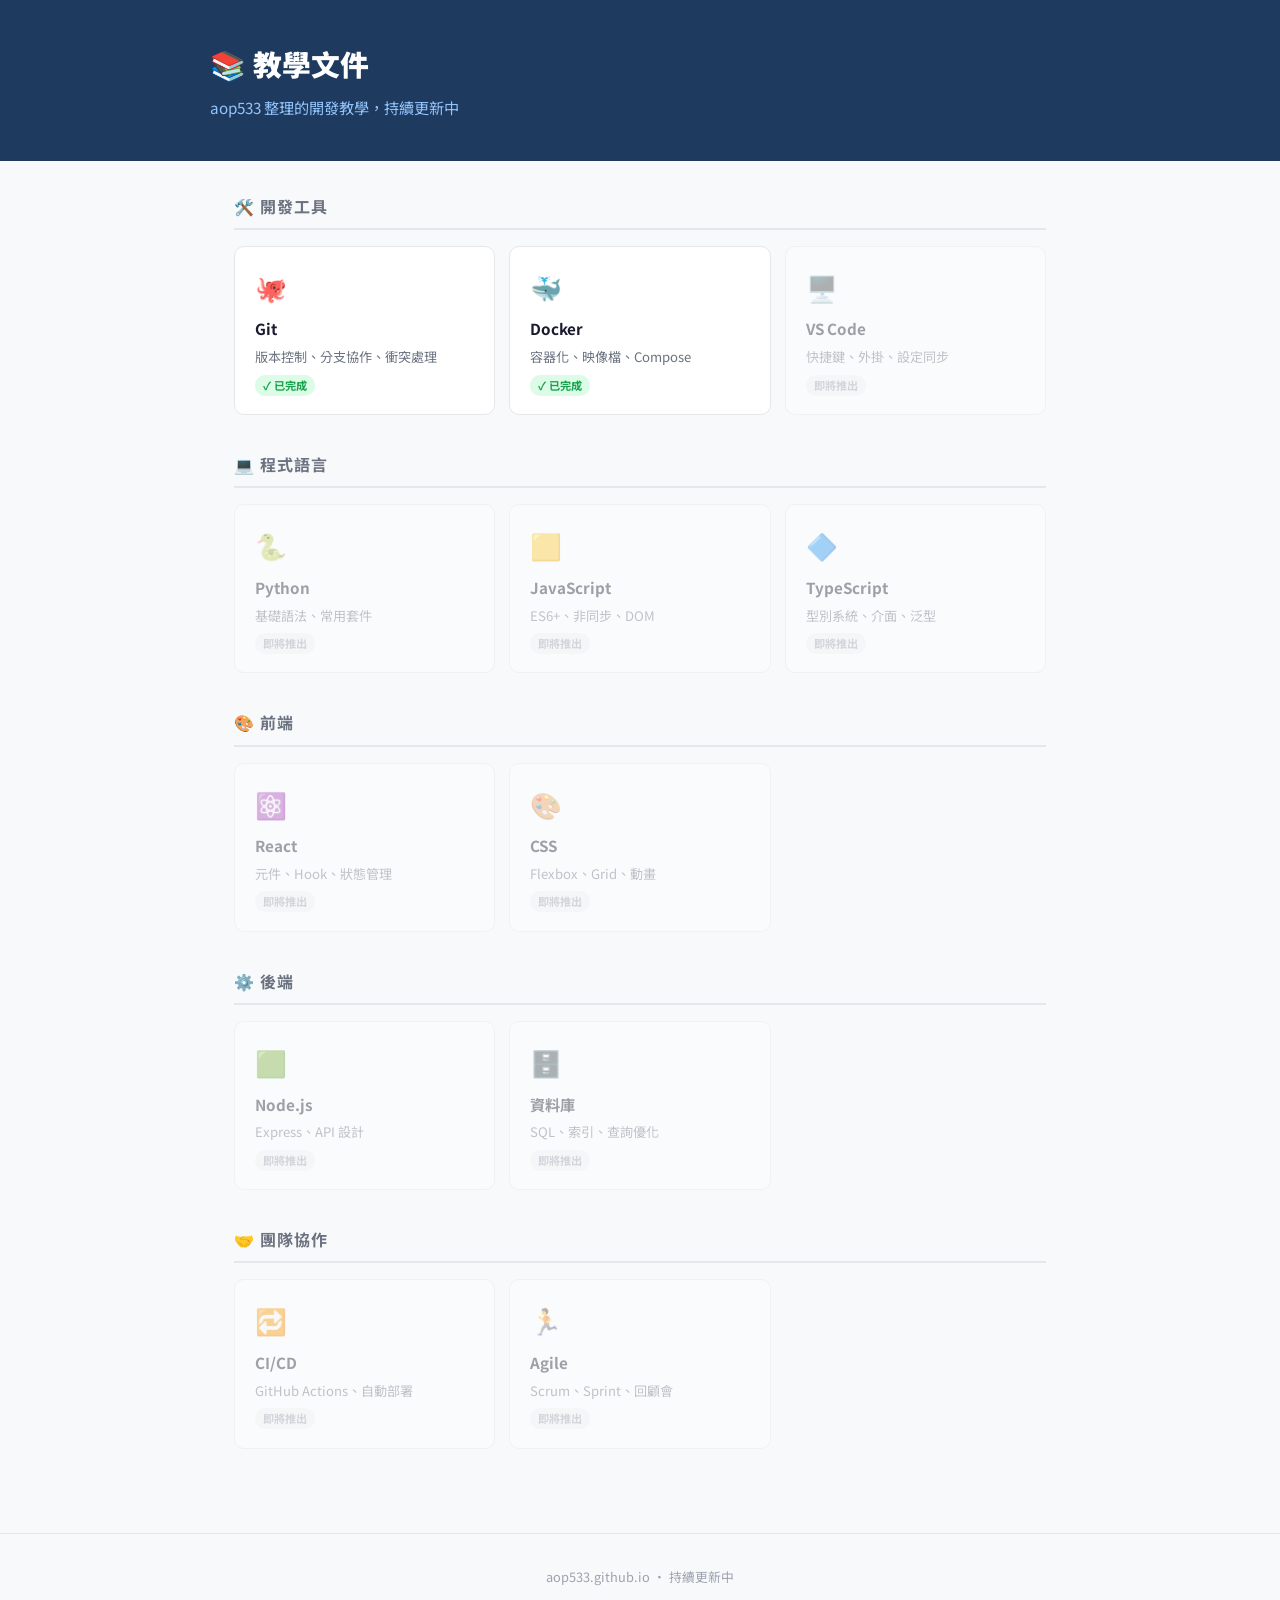
<file: index.html>
<!doctype html>
<html lang="zh-TW">

<head>
    <meta charset="UTF-8">
    <meta name="viewport" content="width=device-width, initial-scale=1.0">
    <title>aop533 教學文件</title>
    <link href="https://fonts.googleapis.com/css2?family=Noto+Sans+TC:wght@400;700;900&display=swap" rel="stylesheet">
    <link href="css/style.css" rel="stylesheet">
</head>

<body>
    <div class="header">
        <div style="max-width:860px;margin:0 auto;">
            <h1>📚 教學文件</h1>
            <p>aop533 整理的開發教學，持續更新中</p>
        </div>
    </div>
    <div class="container" id="app">
        <!-- 分類區塊 template -->
        <template data-template="category">
            <div class="category">
                <div class="category-title"></div>
                <div class="cards"></div>
            </div>
        </template>
        <!-- 卡片 template：done / soon 兩個變體 -->
        <template data-template="item">
            <!-- 已完成：可點擊的 <a> -->
            <a class="card" href="#" data-card="done">
                <div class="icon" data-bind="icon"></div>
                <div class="name" data-bind="name"></div>
                <div class="desc" data-bind="desc"></div>
                <span class="badge badge-done">✓ 已完成</span>
            </a>
            <!-- 即將推出：不可點擊的 <div> -->
            <div class="card coming" data-card="soon">
                <div class="icon" data-bind="icon"></div>
                <div class="name" data-bind="name"></div>
                <div class="desc" data-bind="desc"></div>
                <span class="badge badge-soon">即將推出</span>
            </div>
        </template>
    </div>
    <div class="footer">aop533.github.io · 持續更新中</div>
    <script type="module">
        import App from './js/app.js'; new App(document.querySelector('#app')).render({ categories: 'config/categories.json', items: 'config/items.json', config: 'config/config.json', });
    </script>
</body>

</html>
</file>
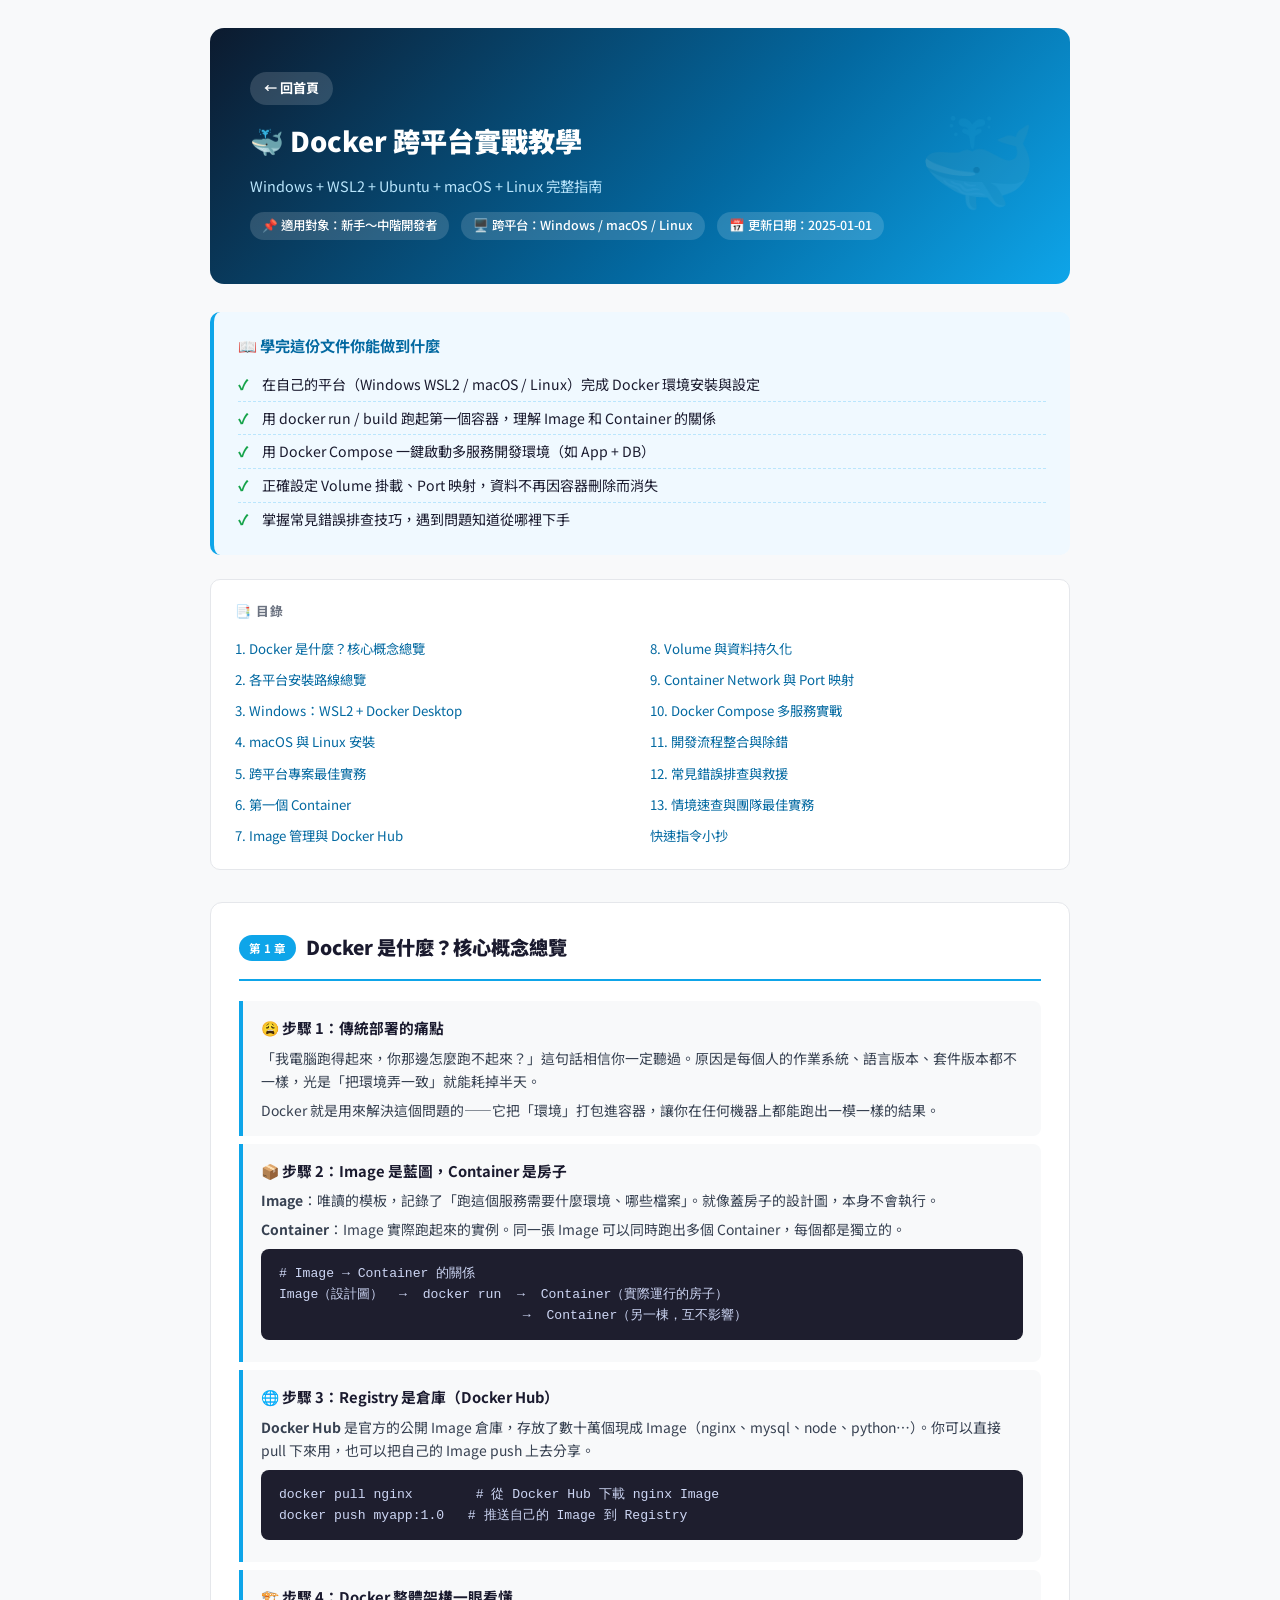
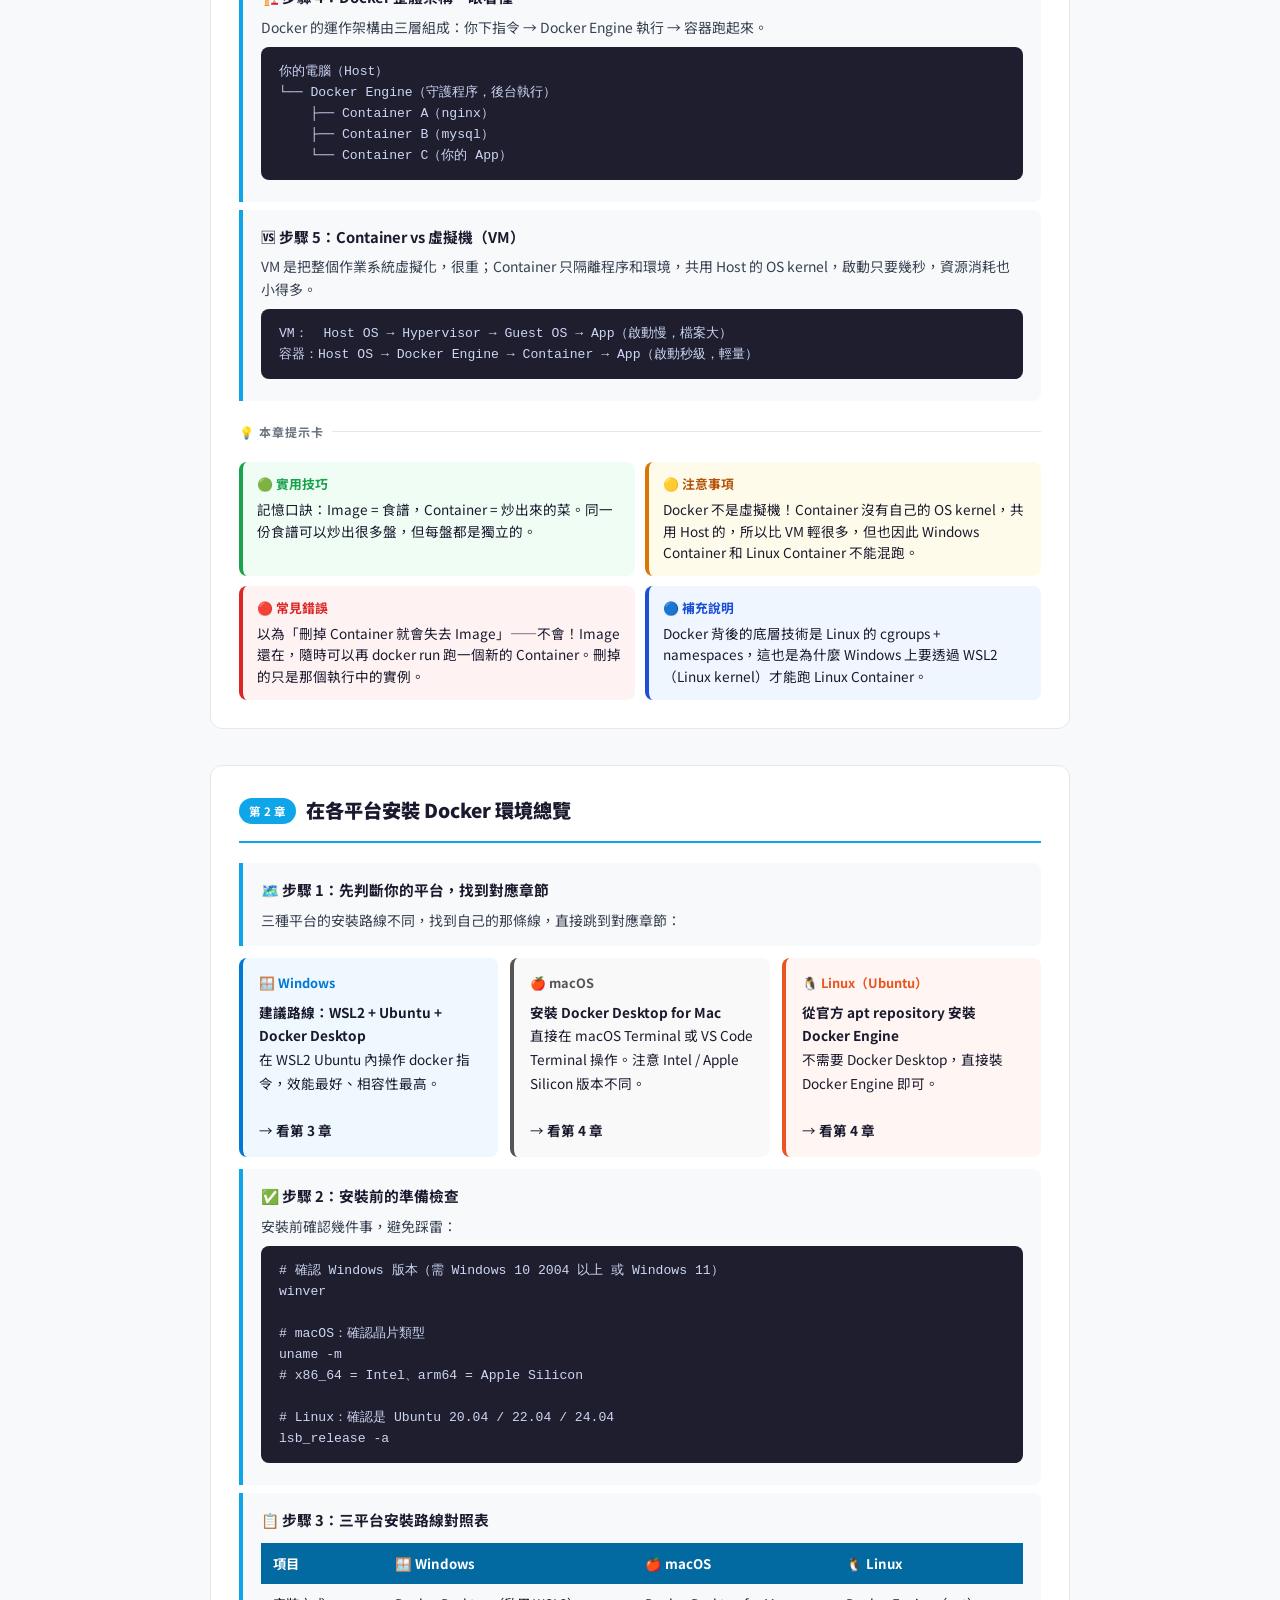
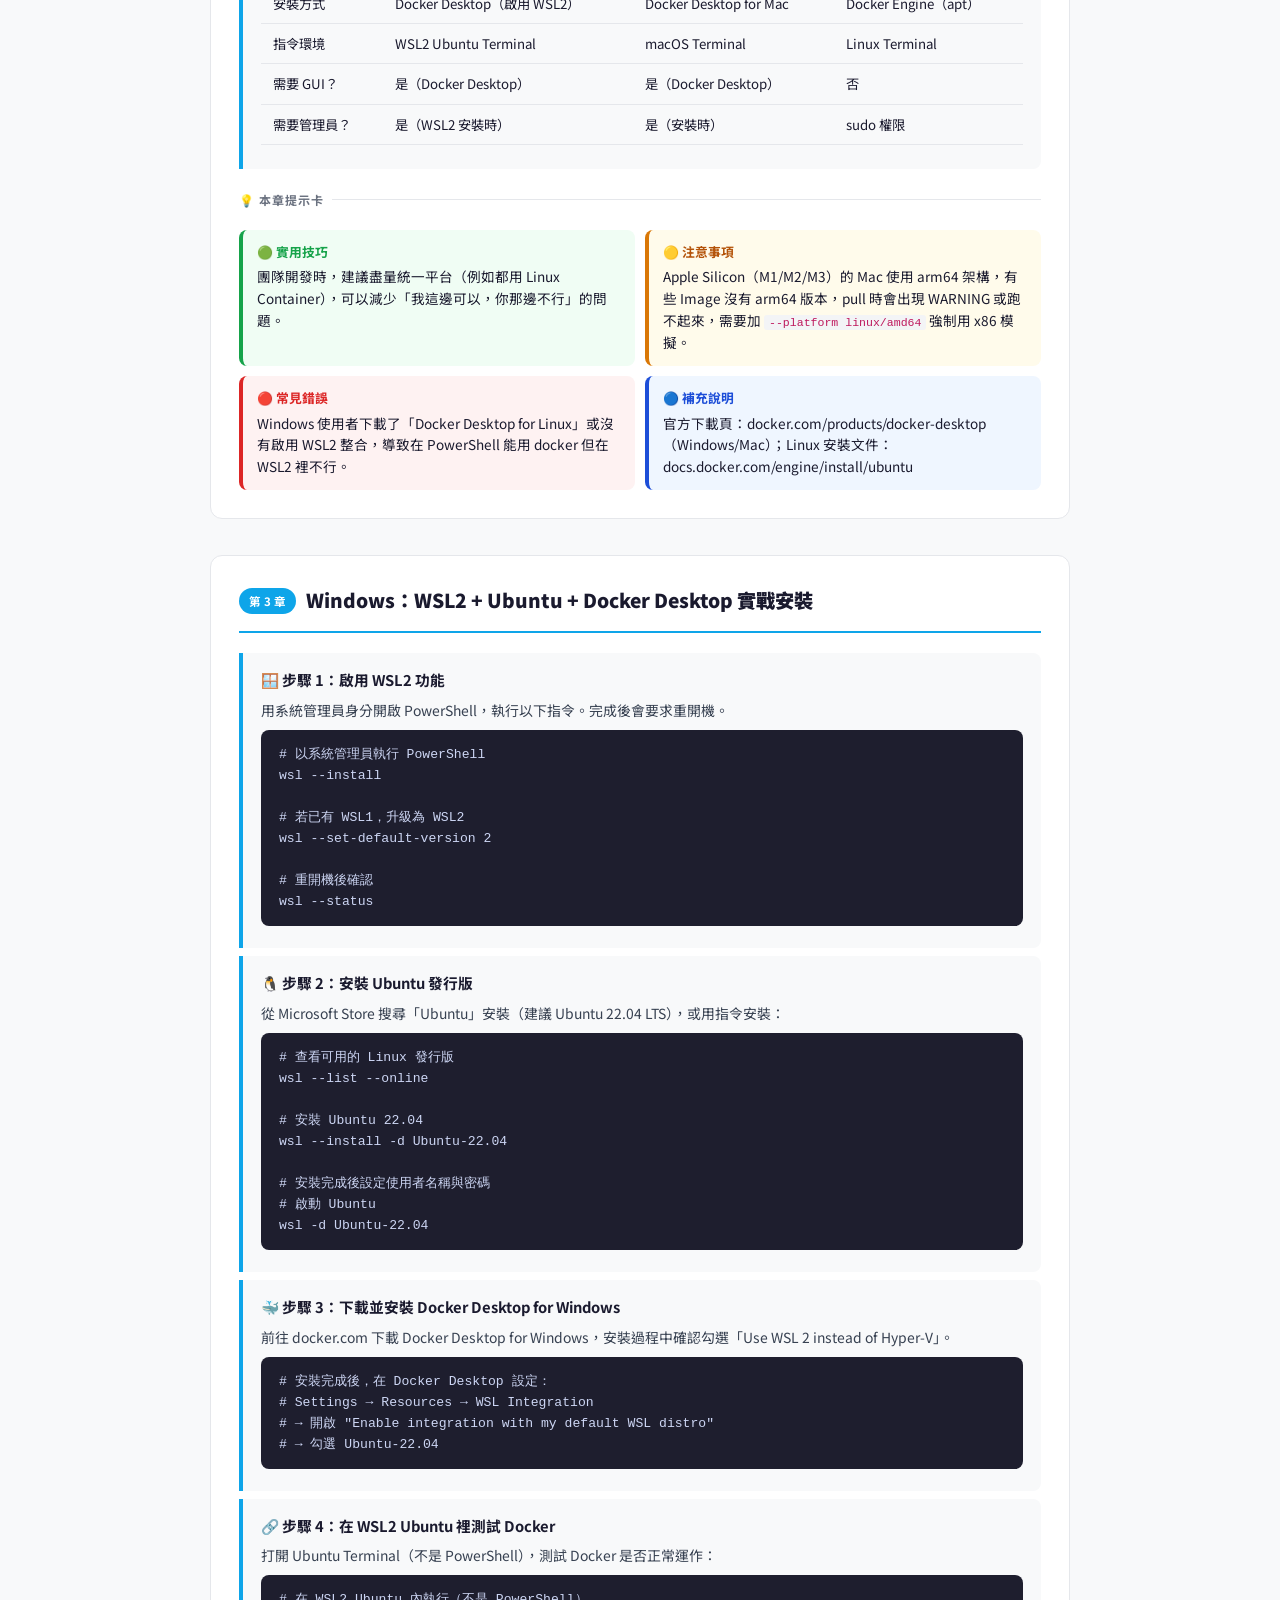
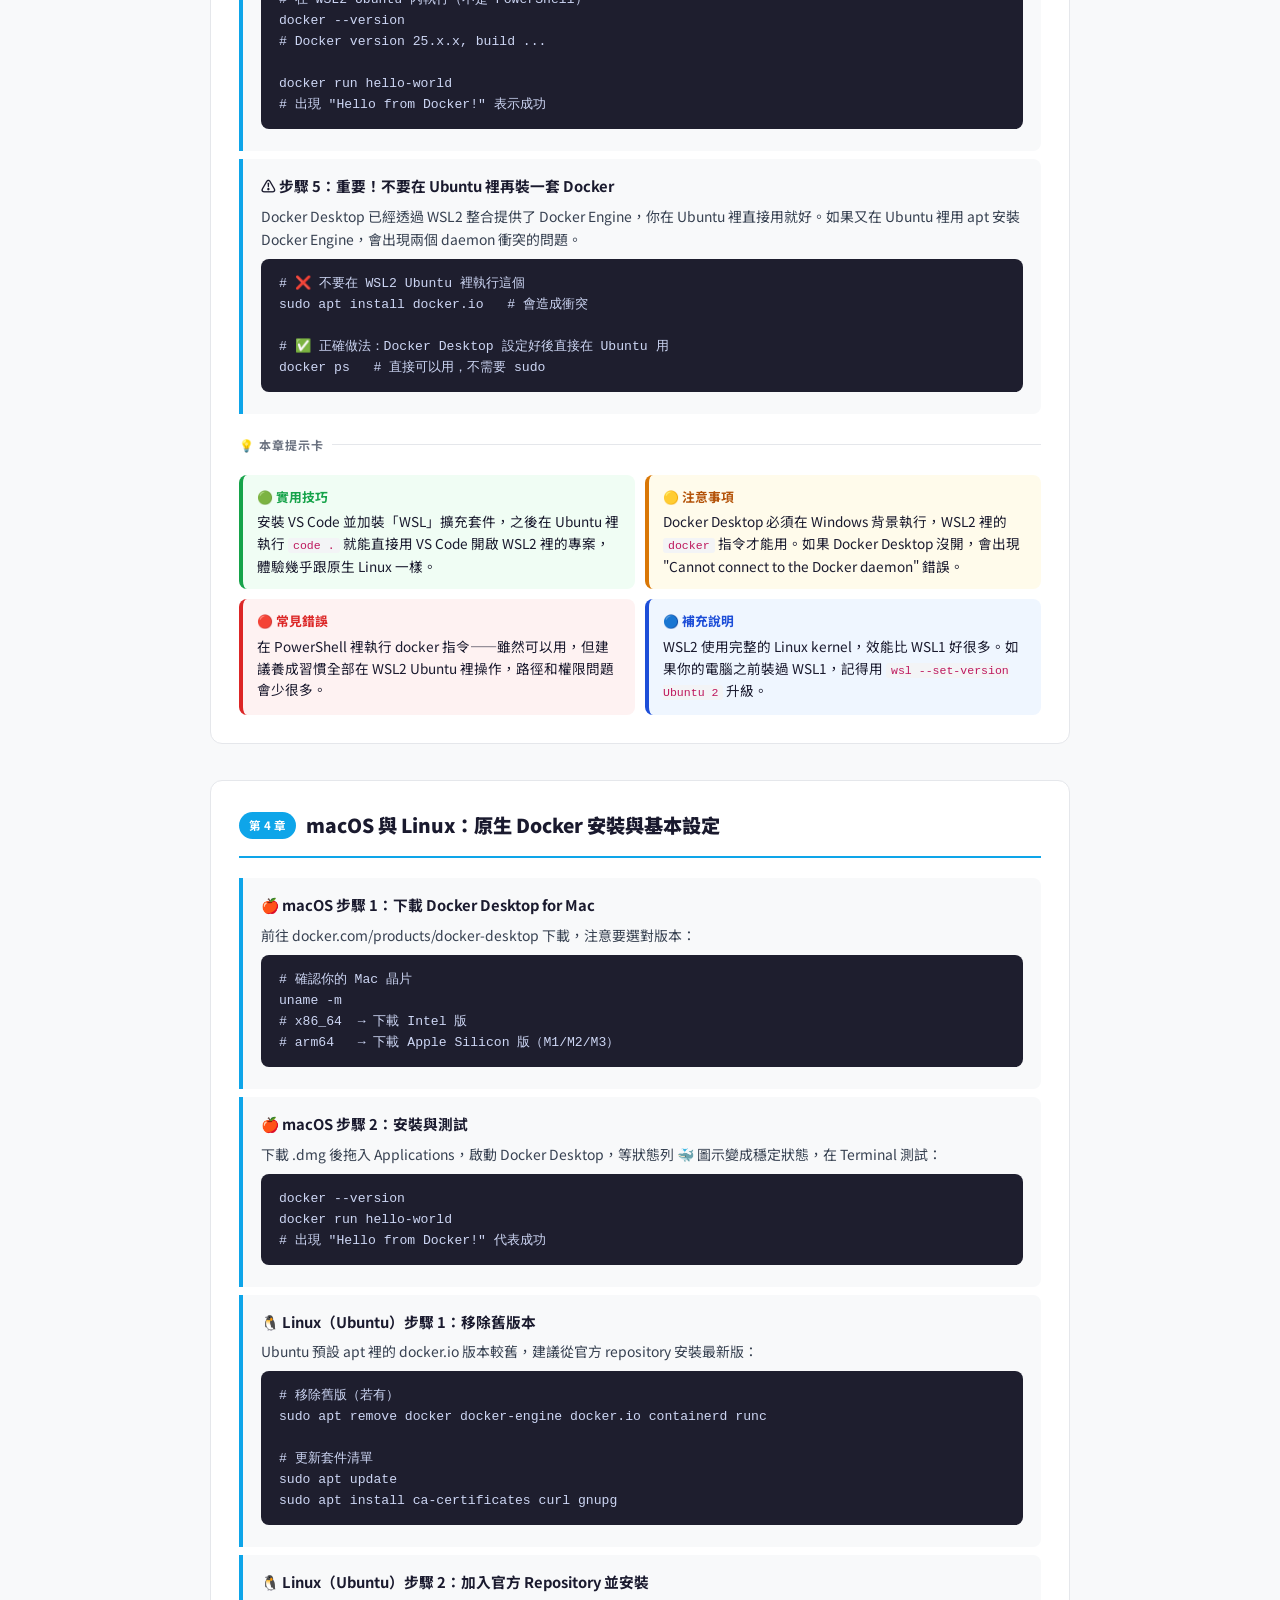
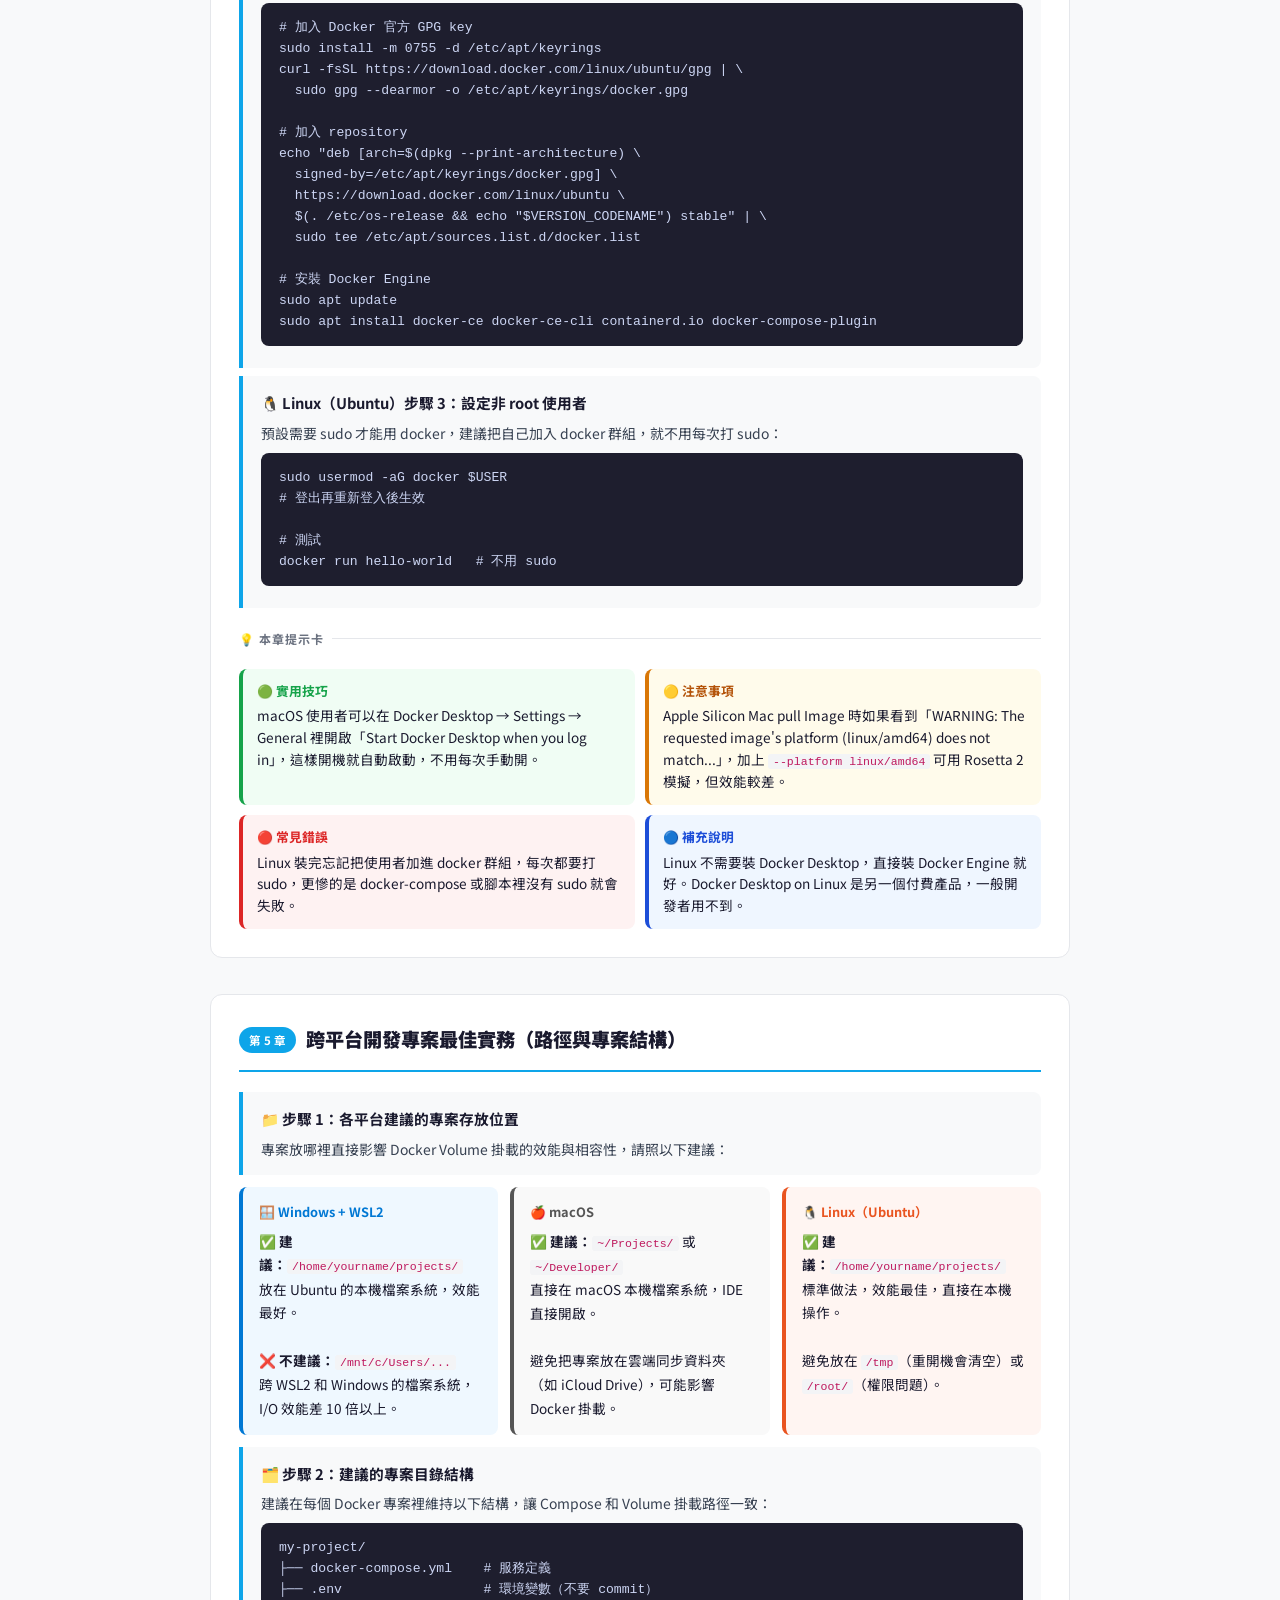
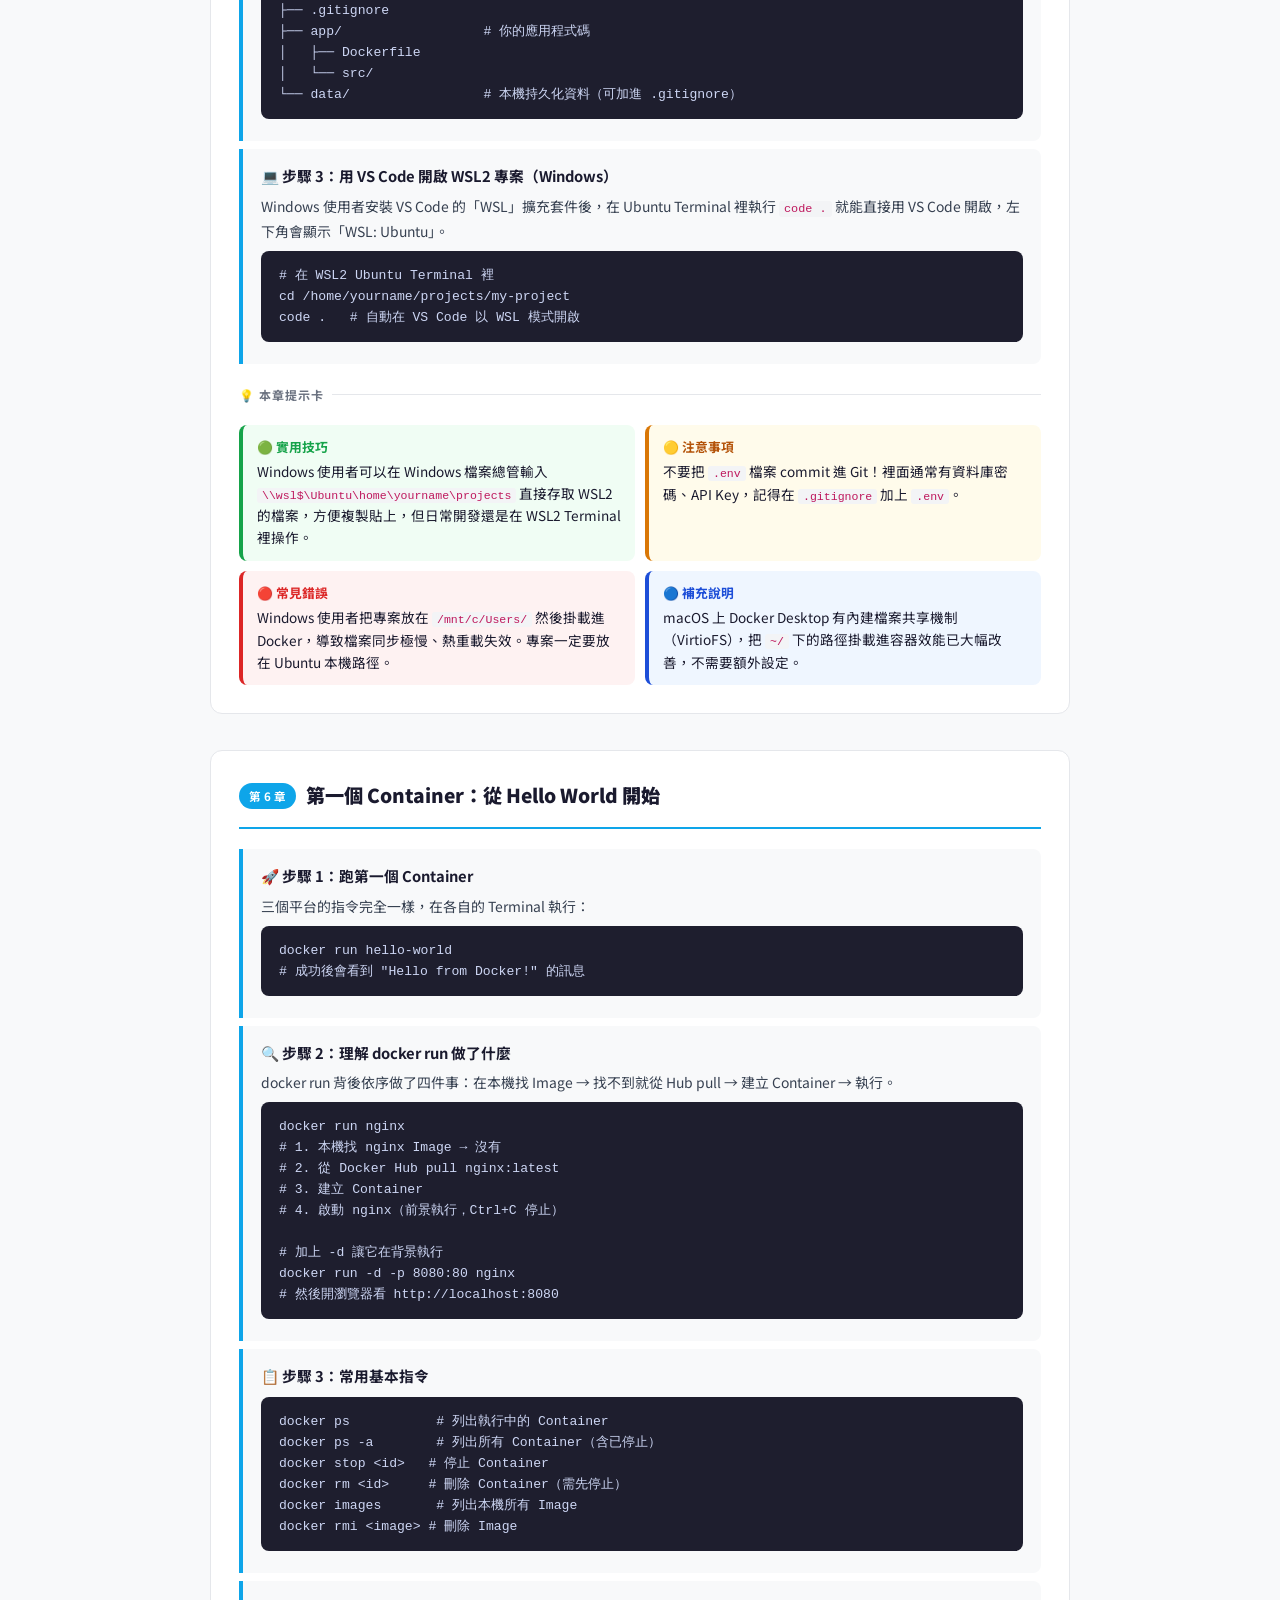
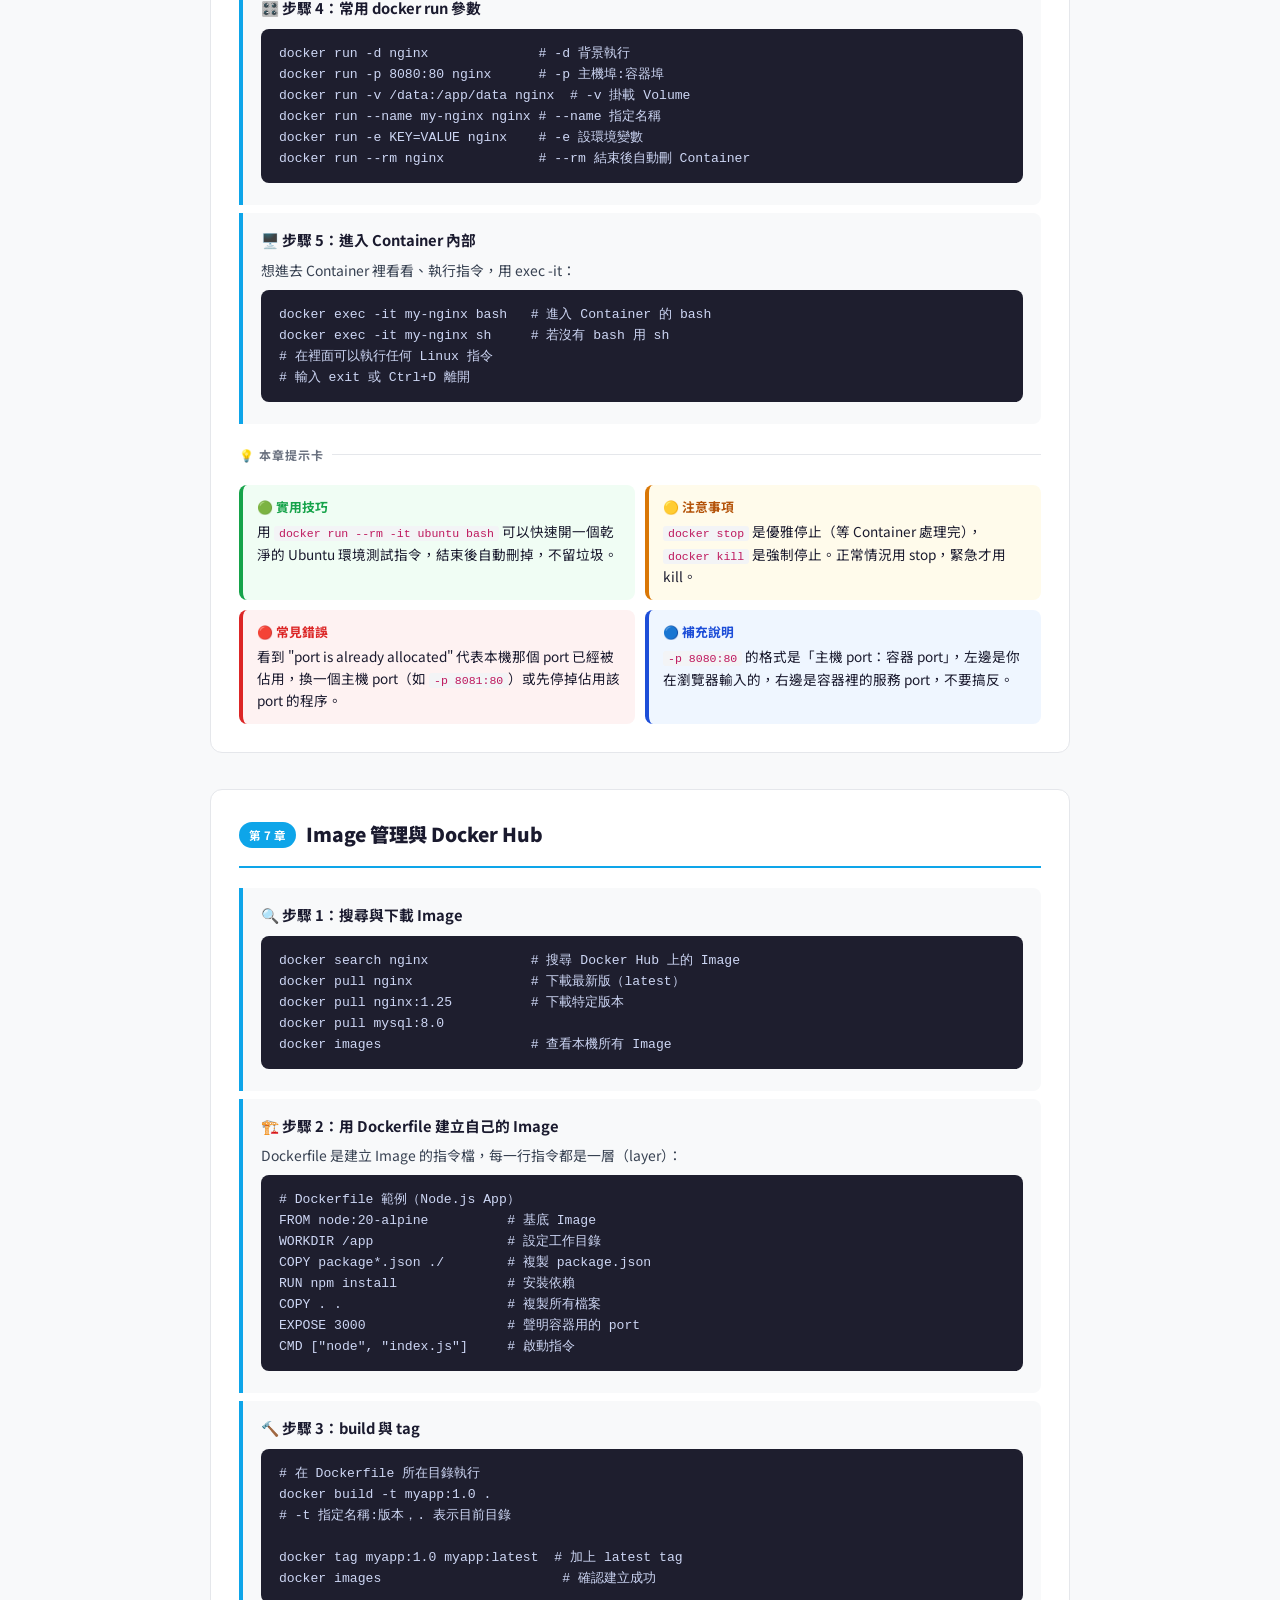
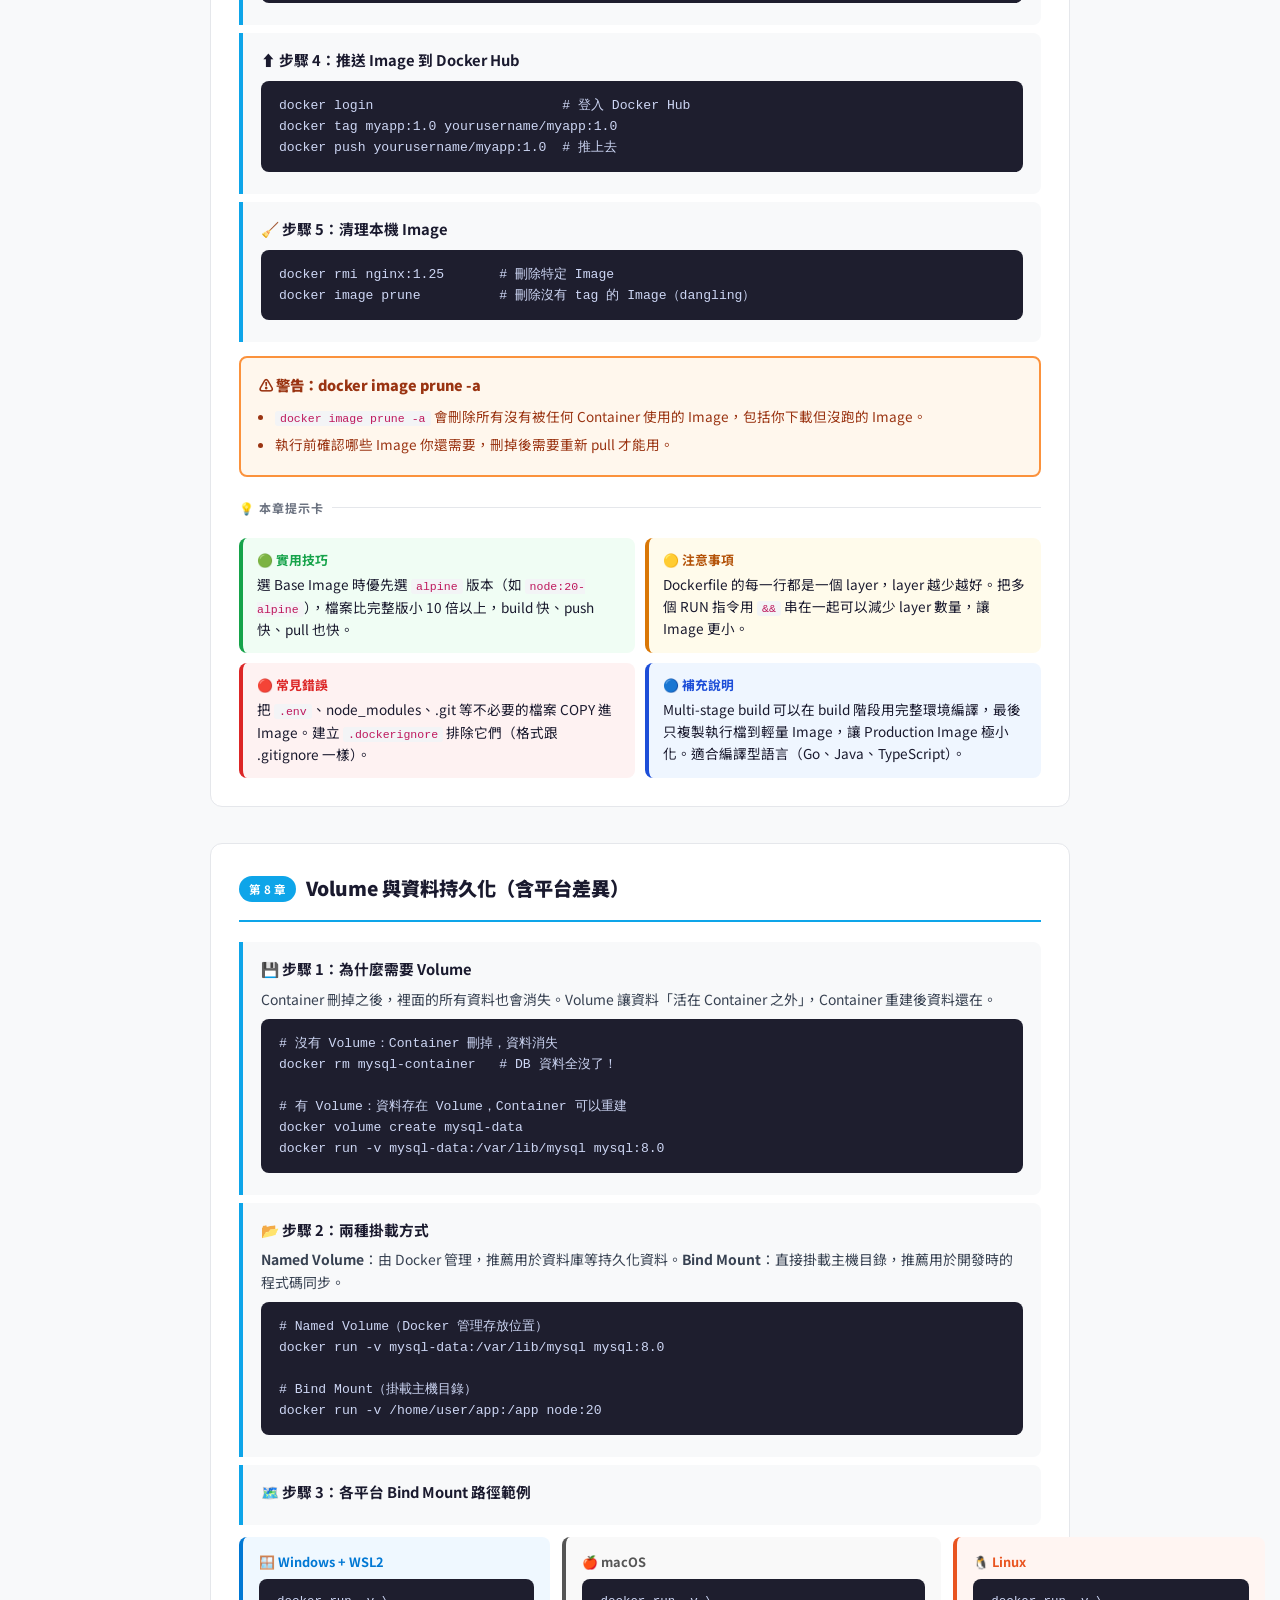
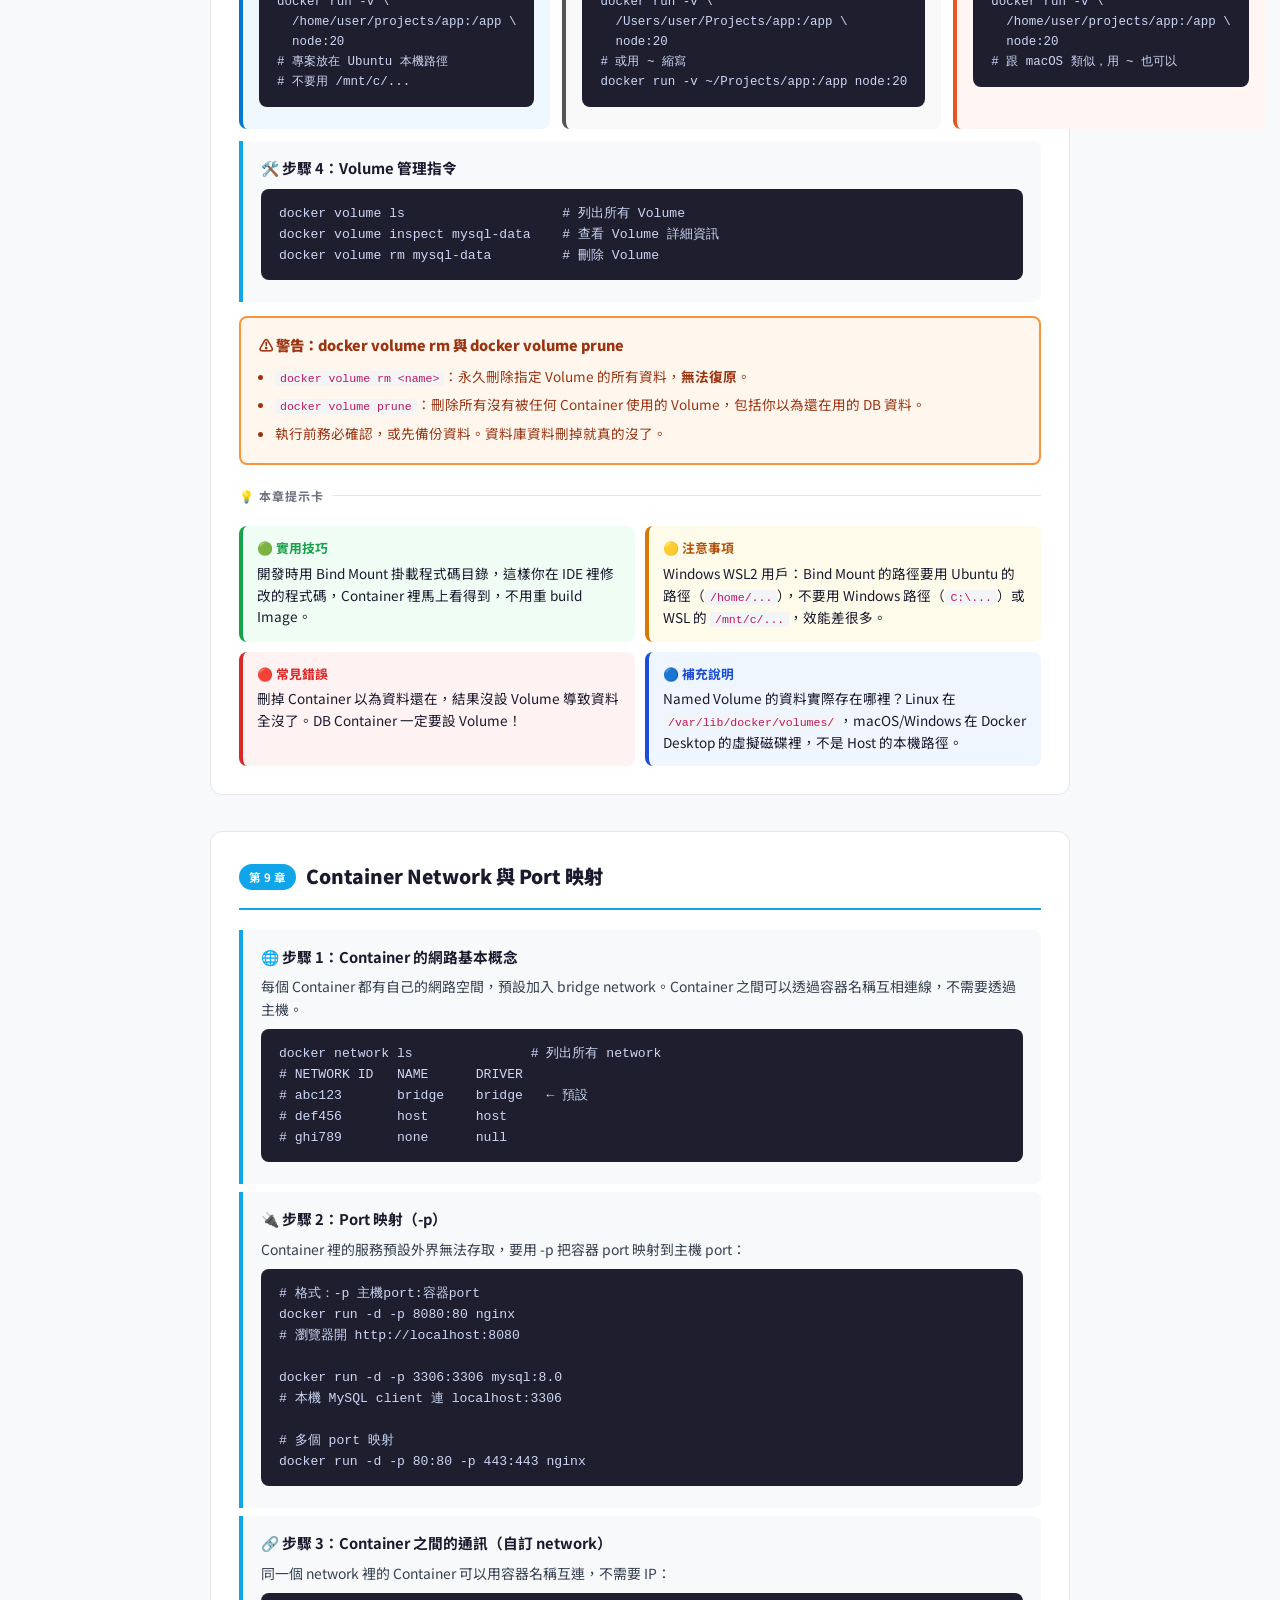
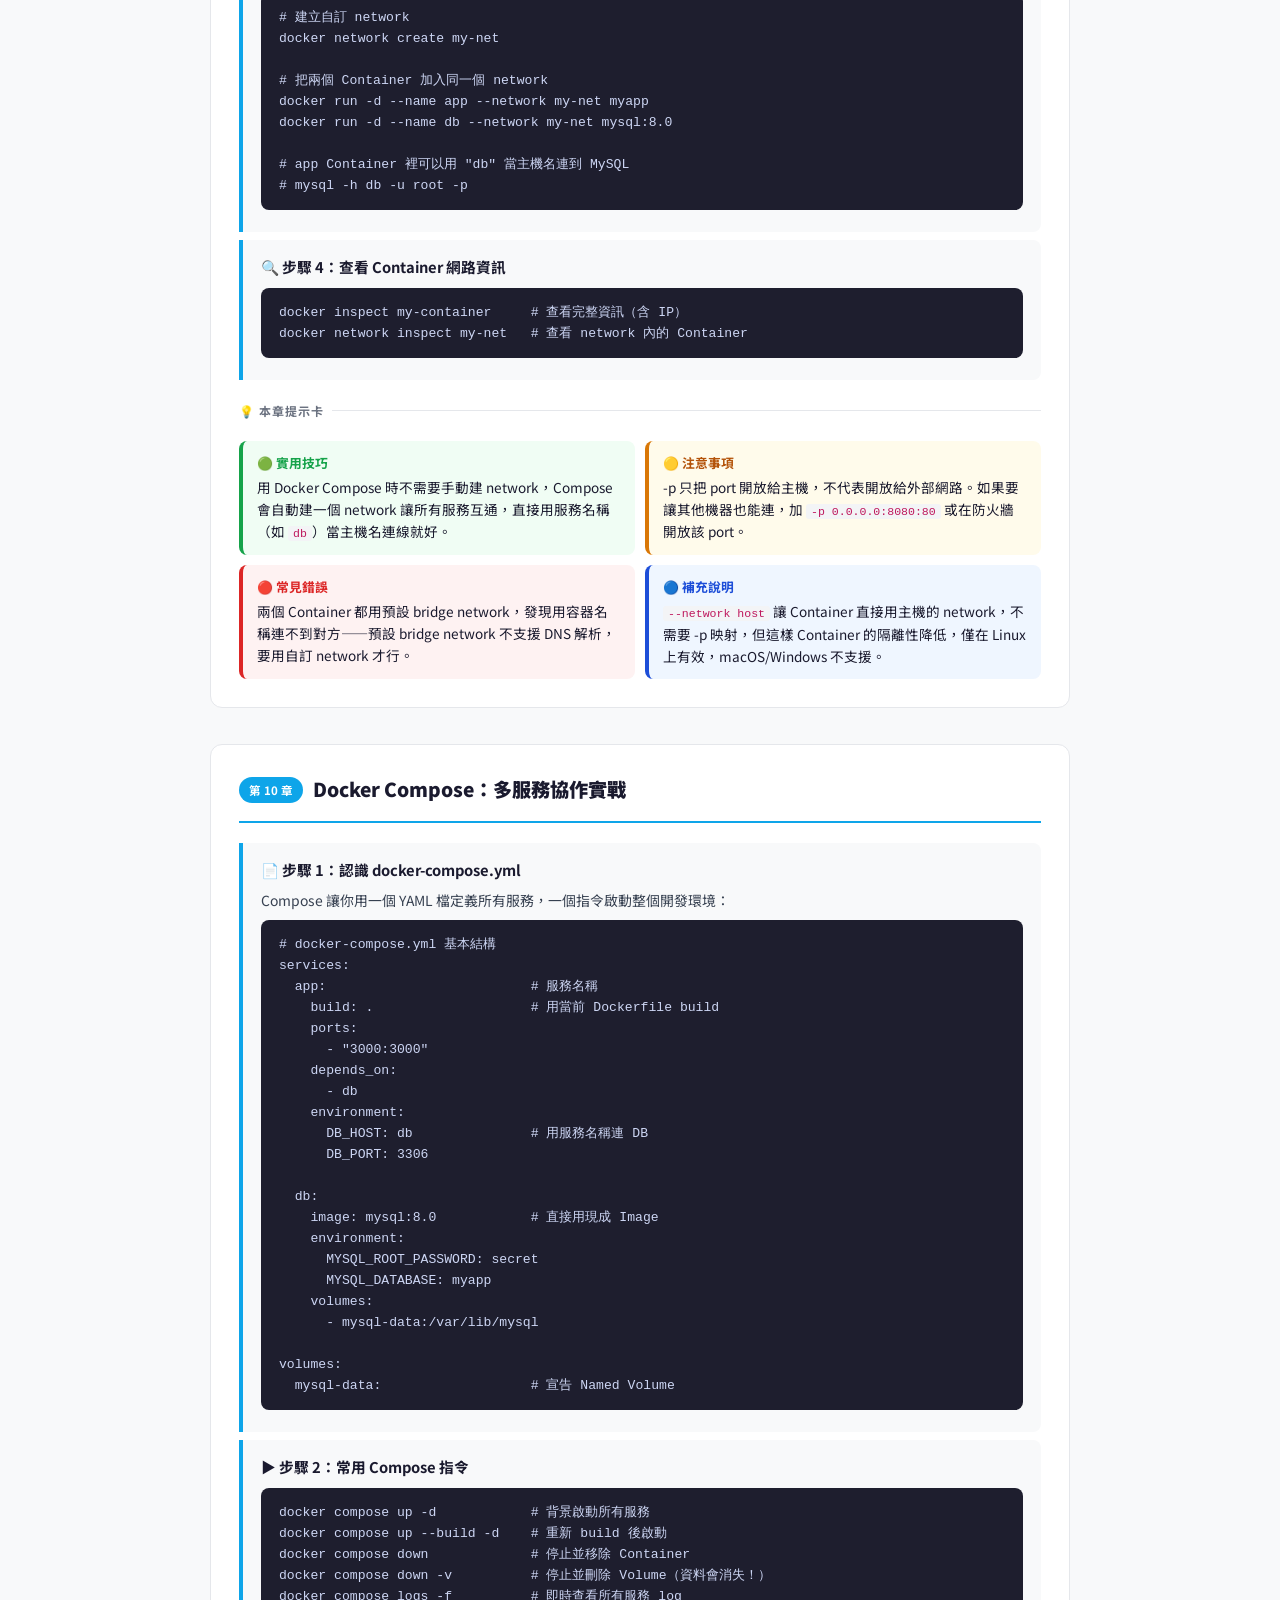
<file: dev-tools/docker/index.html>
<!doctype html>
<html lang="zh-TW">
<head>
<meta charset="UTF-8">
<meta name="viewport" content="width=device-width, initial-scale=1.0">
<title>Docker 教學：Windows + WSL2 + macOS + Linux 跨平台實戰</title>
<script type="module" src="../../js/nav.js"></script>
<link href="https://fonts.googleapis.com/css2?family=Noto+Sans+TC:wght@400;500;700;900&display=swap" rel="stylesheet">
<style>
  *, *::before, *::after { box-sizing: border-box; margin: 0; padding: 0; }
  :root {
    --bg: #f8f9fa; --surface: #fff; --border: #e5e7eb;
    --text: #1a1a2e; --muted: #6b7280;
    --accent: #0ea5e9; --accent-dark: #0369a1; --accent-light: #f0f9ff;
    --green: #16a34a; --green-bg: #f0fdf4;
    --yellow: #b45309; --yellow-bg: #fffbeb;
    --red: #dc2626; --red-bg: #fef2f2;
    --blue: #1d4ed8; --blue-bg: #eff6ff;
    --warn-bg: #fff7ed; --warn-border: #fb923c; --warn-text: #9a3412;
    --win: #0078d4; --win-bg: #eff8ff;
    --mac: #555; --mac-bg: #f9f9f9;
    --linux: #e95420; --linux-bg: #fff5f2;
  }
  body { font-family: 'Noto Sans TC', Arial, sans-serif; background: var(--bg); color: var(--text); font-size: 14px; line-height: 1.75; }
  .container { max-width: 900px; margin: 0 auto; padding: 28px 20px; }

  /* Header */
  .doc-header { background: linear-gradient(135deg, #0c1a2e 0%, #0369a1 60%, #0ea5e9 100%); color: white; padding: 44px 40px; border-radius: 14px; margin-bottom: 28px; position: relative; overflow: hidden; }
  .doc-header::after { content: '🐳'; position: absolute; right: 32px; top: 50%; transform: translateY(-50%); font-size: 6rem; opacity: 0.12; }
  .doc-header h1 { font-size: 1.7rem; font-weight: 900; margin-bottom: 8px; }
  .doc-header .subtitle { color: #bae6fd; font-size: 0.9rem; margin-bottom: 14px; }
  .doc-header .meta { display: flex; gap: 12px; flex-wrap: wrap; }
  .doc-header .meta span { background: rgba(255,255,255,0.15); padding: 3px 12px; border-radius: 20px; font-size: 0.78rem; font-weight: 500; }

  /* Intro */
  .intro-card { background: var(--accent-light); border-left: 4px solid var(--accent); padding: 20px 24px; border-radius: 10px; margin-bottom: 24px; }
  .intro-card h2 { color: var(--accent-dark); font-size: 0.95rem; font-weight: 700; margin-bottom: 10px; }
  .intro-card ul { padding-left: 0; list-style: none; }
  .intro-card ul li { padding: 4px 0 4px 24px; position: relative; font-size: 0.88rem; border-bottom: 1px dashed #bae6fd; }
  .intro-card ul li:last-child { border-bottom: none; }
  .intro-card ul li::before { content: '✓'; position: absolute; left: 0; color: var(--green); font-weight: 900; }

  /* TOC */
  .toc { background: var(--surface); border: 1px solid var(--border); border-radius: 10px; padding: 20px 24px; margin-bottom: 32px; }
  .toc h2 { font-size: 0.8rem; font-weight: 700; color: var(--muted); text-transform: uppercase; letter-spacing: 1px; margin-bottom: 12px; }
  .toc-grid { display: grid; grid-template-columns: 1fr 1fr; gap: 4px 20px; }
  .toc-grid a { font-size: 0.83rem; color: var(--accent-dark); text-decoration: none; padding: 2px 0; }
  .toc-grid a:hover { text-decoration: underline; }

  /* Chapter */
  .chapter { background: var(--surface); border: 1px solid var(--border); border-radius: 12px; padding: 28px; margin-bottom: 36px; }
  .chapter-title { font-size: 1.2rem; font-weight: 900; padding-bottom: 14px; border-bottom: 2px solid var(--accent); margin-bottom: 20px; display: flex; align-items: center; gap: 10px; }
  .chapter-num { background: var(--accent); color: white; font-size: 0.72rem; font-weight: 700; padding: 3px 10px; border-radius: 20px; white-space: nowrap; }

  /* Step */
  .step { background: var(--bg); border-left: 4px solid var(--accent); padding: 14px 18px; margin: 8px 0; border-radius: 0 8px 8px 0; }
  .step-title { font-size: 0.92rem; font-weight: 700; margin-bottom: 6px; }
  .step p { font-size: 0.87rem; color: #374151; margin-bottom: 6px; line-height: 1.65; }
  .step p:last-child { margin-bottom: 0; }

  /* Platform sections */
  .platform-grid { display: grid; grid-template-columns: 1fr 1fr 1fr; gap: 12px; margin: 12px 0; }
  @media(max-width:680px){ .platform-grid { grid-template-columns: 1fr; } }
  .platform-card { border-radius: 8px; padding: 14px 16px; font-size: 0.85rem; }
  .platform-win { background: var(--win-bg); border-left: 4px solid var(--win); }
  .platform-mac { background: var(--mac-bg); border-left: 4px solid var(--mac); }
  .platform-linux { background: var(--linux-bg); border-left: 4px solid var(--linux); }
  .platform-label { font-weight: 700; font-size: 0.8rem; margin-bottom: 6px; }
  .platform-win .platform-label { color: var(--win); }
  .platform-mac .platform-label { color: var(--mac); }
  .platform-linux .platform-label { color: var(--linux); }

  /* Code */
  pre { background: #1e1e2e; color: #cdd6f4; border-radius: 8px; padding: 14px 18px; overflow-x: auto; font-family: Consolas, 'Courier New', monospace; font-size: 0.82rem; line-height: 1.6; margin: 8px 0; }
  code { font-family: Consolas, 'Courier New', monospace; font-size: 0.85em; background: #f3f4f6; color: #be185d; padding: 1px 5px; border-radius: 3px; }

  /* Tips */
  .tips-grid { display: grid; grid-template-columns: 1fr 1fr; gap: 10px; margin-top: 20px; }
  @media(max-width:580px){ .tips-grid { grid-template-columns: 1fr; } }
  .tip { border-radius: 8px; padding: 12px 14px; border-left: 4px solid; font-size: 0.85rem; line-height: 1.6; }
  .tip-label { font-weight: 700; font-size: 0.8rem; margin-bottom: 4px; }
  .tip-green { background: var(--green-bg); border-color: var(--green); } .tip-green .tip-label { color: var(--green); }
  .tip-yellow { background: var(--yellow-bg); border-color: #d97706; } .tip-yellow .tip-label { color: var(--yellow); }
  .tip-red { background: var(--red-bg); border-color: var(--red); } .tip-red .tip-label { color: var(--red); }
  .tip-blue { background: var(--blue-bg); border-color: var(--blue); } .tip-blue .tip-label { color: var(--blue); }

  /* Warning */
  .warning { background: var(--warn-bg); border: 2px solid var(--warn-border); border-radius: 8px; padding: 14px 18px; margin: 14px 0; }
  .warning .warn-title { font-weight: 900; color: var(--warn-text); font-size: 0.9rem; margin-bottom: 8px; }
  .warning ul { padding-left: 16px; }
  .warning ul li { color: var(--warn-text); font-size: 0.85rem; margin: 4px 0; }

  /* Section label */
  .section-label { font-size: 0.75rem; font-weight: 700; text-transform: uppercase; letter-spacing: 1px; color: var(--muted); margin: 20px 0 10px; display: flex; align-items: center; gap: 8px; }
  .section-label::after { content: ''; flex: 1; height: 1px; background: var(--border); }

  /* Table */
  .ref-table { width: 100%; border-collapse: collapse; font-size: 0.83rem; margin: 10px 0; }
  .ref-table th { background: var(--accent-dark); color: white; padding: 9px 12px; text-align: left; font-weight: 700; }
  .ref-table td { padding: 8px 12px; border-bottom: 1px solid var(--border); vertical-align: top; }
  .ref-table tr:nth-child(even) td { background: var(--bg); }

  /* Cheatsheet */
  .cheat-grid { display: grid; grid-template-columns: 1fr 1fr; gap: 16px; margin: 12px 0; }
  @media(max-width:600px){ .cheat-grid { grid-template-columns: 1fr; } }
  .cheat-card { background: var(--bg); border: 1px solid var(--border); border-radius: 8px; padding: 14px; }
  .cheat-card h4 { font-size: 0.83rem; font-weight: 700; color: var(--accent-dark); margin-bottom: 8px; }

  /* Footer */
  .doc-footer { background: #1e1e2e; color: #cdd6f4; border-radius: 12px; padding: 24px 28px; margin-top: 36px; font-size: 0.85rem; }
  .doc-footer .hint { background: rgba(255,255,255,0.07); padding: 8px 14px; font-family: monospace; color: #a6e3a1; margin-top: 8px; font-size: 0.8rem; border-radius: 6px; }

  hr.div { border: none; border-top: 1px dashed var(--border); margin: 8px 0 18px; }
</style>
</head>
<body>
<div class="container">

<!-- HEADER -->
<div class="doc-header">
  <h1>🐳 Docker 跨平台實戰教學</h1>
  <div class="subtitle">Windows + WSL2 + Ubuntu + macOS + Linux 完整指南</div>
  <div class="meta">
    <span>📌 適用對象：新手～中階開發者</span>
    <span>🖥️ 跨平台：Windows / macOS / Linux</span>
    <span>📅 更新日期：2025-01-01</span>
  </div>
</div>

<!-- INTRO -->
<div class="intro-card">
  <h2>📖 學完這份文件你能做到什麼</h2>
  <ul>
    <li>在自己的平台（Windows WSL2 / macOS / Linux）完成 Docker 環境安裝與設定</li>
    <li>用 docker run / build 跑起第一個容器，理解 Image 和 Container 的關係</li>
    <li>用 Docker Compose 一鍵啟動多服務開發環境（如 App + DB）</li>
    <li>正確設定 Volume 掛載、Port 映射，資料不再因容器刪除而消失</li>
    <li>掌握常見錯誤排查技巧，遇到問題知道從哪裡下手</li>
  </ul>
</div>

<!-- TOC -->
<div class="toc">
  <h2>📑 目錄</h2>
  <div class="toc-grid">
    <a href="#ch1">1. Docker 是什麼？核心概念總覽</a>
    <a href="#ch8">8. Volume 與資料持久化</a>
    <a href="#ch2">2. 各平台安裝路線總覽</a>
    <a href="#ch9">9. Container Network 與 Port 映射</a>
    <a href="#ch3">3. Windows：WSL2 + Docker Desktop</a>
    <a href="#ch10">10. Docker Compose 多服務實戰</a>
    <a href="#ch4">4. macOS 與 Linux 安裝</a>
    <a href="#ch11">11. 開發流程整合與除錯</a>
    <a href="#ch5">5. 跨平台專案最佳實務</a>
    <a href="#ch12">12. 常見錯誤排查與救援</a>
    <a href="#ch6">6. 第一個 Container</a>
    <a href="#ch13">13. 情境速查與團隊最佳實務</a>
    <a href="#ch7">7. Image 管理與 Docker Hub</a>
    <a href="#cheat">快速指令小抄</a>
  </div>
</div>

<!-- ===== CH1 ===== -->
<div class="chapter" id="ch1">
  <div class="chapter-title"><span class="chapter-num">第 1 章</span>Docker 是什麼？核心概念總覽</div>

  <div class="step">
    <div class="step-title">😩 步驟 1：傳統部署的痛點</div>
    <p>「我電腦跑得起來，你那邊怎麼跑不起來？」這句話相信你一定聽過。原因是每個人的作業系統、語言版本、套件版本都不一樣，光是「把環境弄一致」就能耗掉半天。</p>
    <p>Docker 就是用來解決這個問題的——它把「環境」打包進容器，讓你在任何機器上都能跑出一模一樣的結果。</p>
  </div>

  <div class="step">
    <div class="step-title">📦 步驟 2：Image 是藍圖，Container 是房子</div>
    <p><strong>Image</strong>：唯讀的模板，記錄了「跑這個服務需要什麼環境、哪些檔案」。就像蓋房子的設計圖，本身不會執行。</p>
    <p><strong>Container</strong>：Image 實際跑起來的實例。同一張 Image 可以同時跑出多個 Container，每個都是獨立的。</p>
    <pre># Image → Container 的關係
Image（設計圖）  →  docker run  →  Container（實際運行的房子）
                               →  Container（另一棟，互不影響）</pre>
  </div>

  <div class="step">
    <div class="step-title">🌐 步驟 3：Registry 是倉庫（Docker Hub）</div>
    <p><strong>Docker Hub</strong> 是官方的公開 Image 倉庫，存放了數十萬個現成 Image（nginx、mysql、node、python…）。你可以直接 pull 下來用，也可以把自己的 Image push 上去分享。</p>
    <pre>docker pull nginx        # 從 Docker Hub 下載 nginx Image
docker push myapp:1.0   # 推送自己的 Image 到 Registry</pre>
  </div>

  <div class="step">
    <div class="step-title">🏗️ 步驟 4：Docker 整體架構一眼看懂</div>
    <p>Docker 的運作架構由三層組成：你下指令 → Docker Engine 執行 → 容器跑起來。</p>
    <pre>你的電腦（Host）
└── Docker Engine（守護程序，後台執行）
    ├── Container A（nginx）
    ├── Container B（mysql）
    └── Container C（你的 App）</pre>
  </div>

  <div class="step">
    <div class="step-title">🆚 步驟 5：Container vs 虛擬機（VM）</div>
    <p>VM 是把整個作業系統虛擬化，很重；Container 只隔離程序和環境，共用 Host 的 OS kernel，啟動只要幾秒，資源消耗也小得多。</p>
    <pre>VM：  Host OS → Hypervisor → Guest OS → App（啟動慢，檔案大）
容器：Host OS → Docker Engine → Container → App（啟動秒級，輕量）</pre>
  </div>

  <div class="section-label">💡 本章提示卡</div>
  <div class="tips-grid">
    <div class="tip tip-green"><div class="tip-label">🟢 實用技巧</div>記憶口訣：Image = 食譜，Container = 炒出來的菜。同一份食譜可以炒出很多盤，但每盤都是獨立的。</div>
    <div class="tip tip-yellow"><div class="tip-label">🟡 注意事項</div>Docker 不是虛擬機！Container 沒有自己的 OS kernel，共用 Host 的，所以比 VM 輕很多，但也因此 Windows Container 和 Linux Container 不能混跑。</div>
    <div class="tip tip-red"><div class="tip-label">🔴 常見錯誤</div>以為「刪掉 Container 就會失去 Image」——不會！Image 還在，隨時可以再 docker run 跑一個新的 Container。刪掉的只是那個執行中的實例。</div>
    <div class="tip tip-blue"><div class="tip-label">🔵 補充說明</div>Docker 背後的底層技術是 Linux 的 cgroups + namespaces，這也是為什麼 Windows 上要透過 WSL2（Linux kernel）才能跑 Linux Container。</div>
  </div>
</div>

<!-- ===== CH2 ===== -->
<div class="chapter" id="ch2">
  <div class="chapter-title"><span class="chapter-num">第 2 章</span>在各平台安裝 Docker 環境總覽</div>

  <div class="step">
    <div class="step-title">🗺️ 步驟 1：先判斷你的平台，找到對應章節</div>
    <p>三種平台的安裝路線不同，找到自己的那條線，直接跳到對應章節：</p>
  </div>

  <div class="platform-grid">
    <div class="platform-card platform-win">
      <div class="platform-label">🪟 Windows</div>
      <strong>建議路線：WSL2 + Ubuntu + Docker Desktop</strong><br>
      在 WSL2 Ubuntu 內操作 docker 指令，效能最好、相容性最高。<br><br>
      → <strong>看第 3 章</strong>
    </div>
    <div class="platform-card platform-mac">
      <div class="platform-label">🍎 macOS</div>
      <strong>安裝 Docker Desktop for Mac</strong><br>
      直接在 macOS Terminal 或 VS Code Terminal 操作。注意 Intel / Apple Silicon 版本不同。<br><br>
      → <strong>看第 4 章</strong>
    </div>
    <div class="platform-card platform-linux">
      <div class="platform-label">🐧 Linux（Ubuntu）</div>
      <strong>從官方 apt repository 安裝 Docker Engine</strong><br>
      不需要 Docker Desktop，直接裝 Docker Engine 即可。<br><br>
      → <strong>看第 4 章</strong>
    </div>
  </div>

  <div class="step">
    <div class="step-title">✅ 步驟 2：安裝前的準備檢查</div>
    <p>安裝前確認幾件事，避免踩雷：</p>
    <pre># 確認 Windows 版本（需 Windows 10 2004 以上 或 Windows 11）
winver

# macOS：確認晶片類型
uname -m
# x86_64 = Intel、arm64 = Apple Silicon

# Linux：確認是 Ubuntu 20.04 / 22.04 / 24.04
lsb_release -a</pre>
  </div>

  <div class="step">
    <div class="step-title">📋 步驟 3：三平台安裝路線對照表</div>
    <table class="ref-table">
      <thead><tr><th>項目</th><th>🪟 Windows</th><th>🍎 macOS</th><th>🐧 Linux</th></tr></thead>
      <tbody>
        <tr><td>安裝方式</td><td>Docker Desktop（啟用 WSL2）</td><td>Docker Desktop for Mac</td><td>Docker Engine（apt）</td></tr>
        <tr><td>指令環境</td><td>WSL2 Ubuntu Terminal</td><td>macOS Terminal</td><td>Linux Terminal</td></tr>
        <tr><td>需要 GUI？</td><td>是（Docker Desktop）</td><td>是（Docker Desktop）</td><td>否</td></tr>
        <tr><td>需要管理員？</td><td>是（WSL2 安裝時）</td><td>是（安裝時）</td><td>sudo 權限</td></tr>
      </tbody>
    </table>
  </div>

  <div class="section-label">💡 本章提示卡</div>
  <div class="tips-grid">
    <div class="tip tip-green"><div class="tip-label">🟢 實用技巧</div>團隊開發時，建議盡量統一平台（例如都用 Linux Container），可以減少「我這邊可以，你那邊不行」的問題。</div>
    <div class="tip tip-yellow"><div class="tip-label">🟡 注意事項</div>Apple Silicon（M1/M2/M3）的 Mac 使用 arm64 架構，有些 Image 沒有 arm64 版本，pull 時會出現 WARNING 或跑不起來，需要加 <code>--platform linux/amd64</code> 強制用 x86 模擬。</div>
    <div class="tip tip-red"><div class="tip-label">🔴 常見錯誤</div>Windows 使用者下載了「Docker Desktop for Linux」或沒有啟用 WSL2 整合，導致在 PowerShell 能用 docker 但在 WSL2 裡不行。</div>
    <div class="tip tip-blue"><div class="tip-label">🔵 補充說明</div>官方下載頁：docker.com/products/docker-desktop（Windows/Mac）；Linux 安裝文件：docs.docker.com/engine/install/ubuntu</div>
  </div>
</div>

<!-- ===== CH3 ===== -->
<div class="chapter" id="ch3">
  <div class="chapter-title"><span class="chapter-num">第 3 章</span>Windows：WSL2 + Ubuntu + Docker Desktop 實戰安裝</div>

  <div class="step">
    <div class="step-title">🪟 步驟 1：啟用 WSL2 功能</div>
    <p>用系統管理員身分開啟 PowerShell，執行以下指令。完成後會要求重開機。</p>
    <pre># 以系統管理員執行 PowerShell
wsl --install

# 若已有 WSL1，升級為 WSL2
wsl --set-default-version 2

# 重開機後確認
wsl --status</pre>
  </div>

  <div class="step">
    <div class="step-title">🐧 步驟 2：安裝 Ubuntu 發行版</div>
    <p>從 Microsoft Store 搜尋「Ubuntu」安裝（建議 Ubuntu 22.04 LTS），或用指令安裝：</p>
    <pre># 查看可用的 Linux 發行版
wsl --list --online

# 安裝 Ubuntu 22.04
wsl --install -d Ubuntu-22.04

# 安裝完成後設定使用者名稱與密碼
# 啟動 Ubuntu
wsl -d Ubuntu-22.04</pre>
  </div>

  <div class="step">
    <div class="step-title">🐳 步驟 3：下載並安裝 Docker Desktop for Windows</div>
    <p>前往 docker.com 下載 Docker Desktop for Windows，安裝過程中確認勾選「Use WSL 2 instead of Hyper-V」。</p>
    <pre># 安裝完成後，在 Docker Desktop 設定：
# Settings → Resources → WSL Integration
# → 開啟 "Enable integration with my default WSL distro"
# → 勾選 Ubuntu-22.04</pre>
  </div>

  <div class="step">
    <div class="step-title">🔗 步驟 4：在 WSL2 Ubuntu 裡測試 Docker</div>
    <p>打開 Ubuntu Terminal（不是 PowerShell），測試 Docker 是否正常運作：</p>
    <pre># 在 WSL2 Ubuntu 內執行（不是 PowerShell）
docker --version
# Docker version 25.x.x, build ...

docker run hello-world
# 出現 "Hello from Docker!" 表示成功</pre>
  </div>

  <div class="step">
    <div class="step-title">⚠️ 步驟 5：重要！不要在 Ubuntu 裡再裝一套 Docker</div>
    <p>Docker Desktop 已經透過 WSL2 整合提供了 Docker Engine，你在 Ubuntu 裡直接用就好。如果又在 Ubuntu 裡用 apt 安裝 Docker Engine，會出現兩個 daemon 衝突的問題。</p>
    <pre># ❌ 不要在 WSL2 Ubuntu 裡執行這個
sudo apt install docker.io   # 會造成衝突

# ✅ 正確做法：Docker Desktop 設定好後直接在 Ubuntu 用
docker ps   # 直接可以用，不需要 sudo</pre>
  </div>

  <div class="section-label">💡 本章提示卡</div>
  <div class="tips-grid">
    <div class="tip tip-green"><div class="tip-label">🟢 實用技巧</div>安裝 VS Code 並加裝「WSL」擴充套件，之後在 Ubuntu 裡執行 <code>code .</code> 就能直接用 VS Code 開啟 WSL2 裡的專案，體驗幾乎跟原生 Linux 一樣。</div>
    <div class="tip tip-yellow"><div class="tip-label">🟡 注意事項</div>Docker Desktop 必須在 Windows 背景執行，WSL2 裡的 <code>docker</code> 指令才能用。如果 Docker Desktop 沒開，會出現 "Cannot connect to the Docker daemon" 錯誤。</div>
    <div class="tip tip-red"><div class="tip-label">🔴 常見錯誤</div>在 PowerShell 裡執行 docker 指令——雖然可以用，但建議養成習慣全部在 WSL2 Ubuntu 裡操作，路徑和權限問題會少很多。</div>
    <div class="tip tip-blue"><div class="tip-label">🔵 補充說明</div>WSL2 使用完整的 Linux kernel，效能比 WSL1 好很多。如果你的電腦之前裝過 WSL1，記得用 <code>wsl --set-version Ubuntu 2</code> 升級。</div>
  </div>
</div>

<!-- ===== CH4 ===== -->
<div class="chapter" id="ch4">
  <div class="chapter-title"><span class="chapter-num">第 4 章</span>macOS 與 Linux：原生 Docker 安裝與基本設定</div>

  <div class="step">
    <div class="step-title">🍎 macOS 步驟 1：下載 Docker Desktop for Mac</div>
    <p>前往 docker.com/products/docker-desktop 下載，注意要選對版本：</p>
    <pre># 確認你的 Mac 晶片
uname -m
# x86_64  → 下載 Intel 版
# arm64   → 下載 Apple Silicon 版（M1/M2/M3）</pre>
  </div>

  <div class="step">
    <div class="step-title">🍎 macOS 步驟 2：安裝與測試</div>
    <p>下載 .dmg 後拖入 Applications，啟動 Docker Desktop，等狀態列 🐳 圖示變成穩定狀態，在 Terminal 測試：</p>
    <pre>docker --version
docker run hello-world
# 出現 "Hello from Docker!" 代表成功</pre>
  </div>

  <div class="step">
    <div class="step-title">🐧 Linux（Ubuntu）步驟 1：移除舊版本</div>
    <p>Ubuntu 預設 apt 裡的 docker.io 版本較舊，建議從官方 repository 安裝最新版：</p>
    <pre># 移除舊版（若有）
sudo apt remove docker docker-engine docker.io containerd runc

# 更新套件清單
sudo apt update
sudo apt install ca-certificates curl gnupg</pre>
  </div>

  <div class="step">
    <div class="step-title">🐧 Linux（Ubuntu）步驟 2：加入官方 Repository 並安裝</div>
    <pre># 加入 Docker 官方 GPG key
sudo install -m 0755 -d /etc/apt/keyrings
curl -fsSL https://download.docker.com/linux/ubuntu/gpg | \
  sudo gpg --dearmor -o /etc/apt/keyrings/docker.gpg

# 加入 repository
echo "deb [arch=$(dpkg --print-architecture) \
  signed-by=/etc/apt/keyrings/docker.gpg] \
  https://download.docker.com/linux/ubuntu \
  $(. /etc/os-release && echo "$VERSION_CODENAME") stable" | \
  sudo tee /etc/apt/sources.list.d/docker.list

# 安裝 Docker Engine
sudo apt update
sudo apt install docker-ce docker-ce-cli containerd.io docker-compose-plugin</pre>
  </div>

  <div class="step">
    <div class="step-title">🐧 Linux（Ubuntu）步驟 3：設定非 root 使用者</div>
    <p>預設需要 sudo 才能用 docker，建議把自己加入 docker 群組，就不用每次打 sudo：</p>
    <pre>sudo usermod -aG docker $USER
# 登出再重新登入後生效

# 測試
docker run hello-world   # 不用 sudo</pre>
  </div>

  <div class="section-label">💡 本章提示卡</div>
  <div class="tips-grid">
    <div class="tip tip-green"><div class="tip-label">🟢 實用技巧</div>macOS 使用者可以在 Docker Desktop → Settings → General 裡開啟「Start Docker Desktop when you log in」，這樣開機就自動啟動，不用每次手動開。</div>
    <div class="tip tip-yellow"><div class="tip-label">🟡 注意事項</div>Apple Silicon Mac pull Image 時如果看到「WARNING: The requested image's platform (linux/amd64) does not match...」，加上 <code>--platform linux/amd64</code> 可用 Rosetta 2 模擬，但效能較差。</div>
    <div class="tip tip-red"><div class="tip-label">🔴 常見錯誤</div>Linux 裝完忘記把使用者加進 docker 群組，每次都要打 sudo，更慘的是 docker-compose 或腳本裡沒有 sudo 就會失敗。</div>
    <div class="tip tip-blue"><div class="tip-label">🔵 補充說明</div>Linux 不需要裝 Docker Desktop，直接裝 Docker Engine 就好。Docker Desktop on Linux 是另一個付費產品，一般開發者用不到。</div>
  </div>
</div>

<!-- ===== CH5 ===== -->
<div class="chapter" id="ch5">
  <div class="chapter-title"><span class="chapter-num">第 5 章</span>跨平台開發專案最佳實務（路徑與專案結構）</div>

  <div class="step">
    <div class="step-title">📁 步驟 1：各平台建議的專案存放位置</div>
    <p>專案放哪裡直接影響 Docker Volume 掛載的效能與相容性，請照以下建議：</p>
  </div>

  <div class="platform-grid">
    <div class="platform-card platform-win">
      <div class="platform-label">🪟 Windows + WSL2</div>
      <strong>✅ 建議：</strong><code>/home/yourname/projects/</code><br>
      放在 Ubuntu 的本機檔案系統，效能最好。<br><br>
      <strong>❌ 不建議：</strong><code>/mnt/c/Users/...</code><br>
      跨 WSL2 和 Windows 的檔案系統，I/O 效能差 10 倍以上。
    </div>
    <div class="platform-card platform-mac">
      <div class="platform-label">🍎 macOS</div>
      <strong>✅ 建議：</strong><code>~/Projects/</code> 或 <code>~/Developer/</code><br>
      直接在 macOS 本機檔案系統，IDE 直接開啟。<br><br>
      避免把專案放在雲端同步資料夾（如 iCloud Drive），可能影響 Docker 掛載。
    </div>
    <div class="platform-card platform-linux">
      <div class="platform-label">🐧 Linux（Ubuntu）</div>
      <strong>✅ 建議：</strong><code>/home/yourname/projects/</code><br>
      標準做法，效能最佳，直接在本機操作。<br><br>
      避免放在 <code>/tmp</code>（重開機會清空）或 <code>/root/</code>（權限問題）。
    </div>
  </div>

  <div class="step">
    <div class="step-title">🗂️ 步驟 2：建議的專案目錄結構</div>
    <p>建議在每個 Docker 專案裡維持以下結構，讓 Compose 和 Volume 掛載路徑一致：</p>
    <pre>my-project/
├── docker-compose.yml    # 服務定義
├── .env                  # 環境變數（不要 commit）
├── .gitignore
├── app/                  # 你的應用程式碼
│   ├── Dockerfile
│   └── src/
└── data/                 # 本機持久化資料（可加進 .gitignore）</pre>
  </div>

  <div class="step">
    <div class="step-title">💻 步驟 3：用 VS Code 開啟 WSL2 專案（Windows）</div>
    <p>Windows 使用者安裝 VS Code 的「WSL」擴充套件後，在 Ubuntu Terminal 裡執行 <code>code .</code> 就能直接用 VS Code 開啟，左下角會顯示「WSL: Ubuntu」。</p>
    <pre># 在 WSL2 Ubuntu Terminal 裡
cd /home/yourname/projects/my-project
code .   # 自動在 VS Code 以 WSL 模式開啟</pre>
  </div>

  <div class="section-label">💡 本章提示卡</div>
  <div class="tips-grid">
    <div class="tip tip-green"><div class="tip-label">🟢 實用技巧</div>Windows 使用者可以在 Windows 檔案總管輸入 <code>\\wsl$\Ubuntu\home\yourname\projects</code> 直接存取 WSL2 的檔案，方便複製貼上，但日常開發還是在 WSL2 Terminal 裡操作。</div>
    <div class="tip tip-yellow"><div class="tip-label">🟡 注意事項</div>不要把 <code>.env</code> 檔案 commit 進 Git！裡面通常有資料庫密碼、API Key，記得在 <code>.gitignore</code> 加上 <code>.env</code>。</div>
    <div class="tip tip-red"><div class="tip-label">🔴 常見錯誤</div>Windows 使用者把專案放在 <code>/mnt/c/Users/</code> 然後掛載進 Docker，導致檔案同步極慢、熱重載失效。專案一定要放在 Ubuntu 本機路徑。</div>
    <div class="tip tip-blue"><div class="tip-label">🔵 補充說明</div>macOS 上 Docker Desktop 有內建檔案共享機制（VirtioFS），把 <code>~/</code> 下的路徑掛載進容器效能已大幅改善，不需要額外設定。</div>
  </div>
</div>

<!-- ===== CH6 ===== -->
<div class="chapter" id="ch6">
  <div class="chapter-title"><span class="chapter-num">第 6 章</span>第一個 Container：從 Hello World 開始</div>

  <div class="step">
    <div class="step-title">🚀 步驟 1：跑第一個 Container</div>
    <p>三個平台的指令完全一樣，在各自的 Terminal 執行：</p>
    <pre>docker run hello-world
# 成功後會看到 "Hello from Docker!" 的訊息</pre>
  </div>

  <div class="step">
    <div class="step-title">🔍 步驟 2：理解 docker run 做了什麼</div>
    <p>docker run 背後依序做了四件事：在本機找 Image → 找不到就從 Hub pull → 建立 Container → 執行。</p>
    <pre>docker run nginx
# 1. 本機找 nginx Image → 沒有
# 2. 從 Docker Hub pull nginx:latest
# 3. 建立 Container
# 4. 啟動 nginx（前景執行，Ctrl+C 停止）

# 加上 -d 讓它在背景執行
docker run -d -p 8080:80 nginx
# 然後開瀏覽器看 http://localhost:8080</pre>
  </div>

  <div class="step">
    <div class="step-title">📋 步驟 3：常用基本指令</div>
    <pre>docker ps           # 列出執行中的 Container
docker ps -a        # 列出所有 Container（含已停止）
docker stop &lt;id&gt;   # 停止 Container
docker rm &lt;id&gt;     # 刪除 Container（需先停止）
docker images       # 列出本機所有 Image
docker rmi &lt;image&gt; # 刪除 Image</pre>
  </div>

  <div class="step">
    <div class="step-title">🎛️ 步驟 4：常用 docker run 參數</div>
    <pre>docker run -d nginx              # -d 背景執行
docker run -p 8080:80 nginx      # -p 主機埠:容器埠
docker run -v /data:/app/data nginx  # -v 掛載 Volume
docker run --name my-nginx nginx # --name 指定名稱
docker run -e KEY=VALUE nginx    # -e 設環境變數
docker run --rm nginx            # --rm 結束後自動刪 Container</pre>
  </div>

  <div class="step">
    <div class="step-title">🖥️ 步驟 5：進入 Container 內部</div>
    <p>想進去 Container 裡看看、執行指令，用 exec -it：</p>
    <pre>docker exec -it my-nginx bash   # 進入 Container 的 bash
docker exec -it my-nginx sh     # 若沒有 bash 用 sh
# 在裡面可以執行任何 Linux 指令
# 輸入 exit 或 Ctrl+D 離開</pre>
  </div>

  <div class="section-label">💡 本章提示卡</div>
  <div class="tips-grid">
    <div class="tip tip-green"><div class="tip-label">🟢 實用技巧</div>用 <code>docker run --rm -it ubuntu bash</code> 可以快速開一個乾淨的 Ubuntu 環境測試指令，結束後自動刪掉，不留垃圾。</div>
    <div class="tip tip-yellow"><div class="tip-label">🟡 注意事項</div><code>docker stop</code> 是優雅停止（等 Container 處理完），<code>docker kill</code> 是強制停止。正常情況用 stop，緊急才用 kill。</div>
    <div class="tip tip-red"><div class="tip-label">🔴 常見錯誤</div>看到 "port is already allocated" 代表本機那個 port 已經被佔用，換一個主機 port（如 <code>-p 8081:80</code>）或先停掉佔用該 port 的程序。</div>
    <div class="tip tip-blue"><div class="tip-label">🔵 補充說明</div><code>-p 8080:80</code> 的格式是「主機 port：容器 port」，左邊是你在瀏覽器輸入的，右邊是容器裡的服務 port，不要搞反。</div>
  </div>
</div>

<!-- ===== CH7 ===== -->
<div class="chapter" id="ch7">
  <div class="chapter-title"><span class="chapter-num">第 7 章</span>Image 管理與 Docker Hub</div>

  <div class="step">
    <div class="step-title">🔍 步驟 1：搜尋與下載 Image</div>
    <pre>docker search nginx             # 搜尋 Docker Hub 上的 Image
docker pull nginx               # 下載最新版（latest）
docker pull nginx:1.25          # 下載特定版本
docker pull mysql:8.0
docker images                   # 查看本機所有 Image</pre>
  </div>

  <div class="step">
    <div class="step-title">🏗️ 步驟 2：用 Dockerfile 建立自己的 Image</div>
    <p>Dockerfile 是建立 Image 的指令檔，每一行指令都是一層（layer）：</p>
    <pre># Dockerfile 範例（Node.js App）
FROM node:20-alpine          # 基底 Image
WORKDIR /app                 # 設定工作目錄
COPY package*.json ./        # 複製 package.json
RUN npm install              # 安裝依賴
COPY . .                     # 複製所有檔案
EXPOSE 3000                  # 聲明容器用的 port
CMD ["node", "index.js"]     # 啟動指令</pre>
  </div>

  <div class="step">
    <div class="step-title">🔨 步驟 3：build 與 tag</div>
    <pre># 在 Dockerfile 所在目錄執行
docker build -t myapp:1.0 .
# -t 指定名稱:版本，. 表示目前目錄

docker tag myapp:1.0 myapp:latest  # 加上 latest tag
docker images                       # 確認建立成功</pre>
  </div>

  <div class="step">
    <div class="step-title">⬆️ 步驟 4：推送 Image 到 Docker Hub</div>
    <pre>docker login                        # 登入 Docker Hub
docker tag myapp:1.0 yourusername/myapp:1.0
docker push yourusername/myapp:1.0  # 推上去</pre>
  </div>

  <div class="step">
    <div class="step-title">🧹 步驟 5：清理本機 Image</div>
    <pre>docker rmi nginx:1.25       # 刪除特定 Image
docker image prune          # 刪除沒有 tag 的 Image（dangling）</pre>
  </div>

  <div class="warning">
    <div class="warn-title">⚠️ 警告：docker image prune -a</div>
    <ul>
      <li><code>docker image prune -a</code> 會刪除所有沒有被任何 Container 使用的 Image，包括你下載但沒跑的 Image。</li>
      <li>執行前確認哪些 Image 你還需要，刪掉後需要重新 pull 才能用。</li>
    </ul>
  </div>

  <div class="section-label">💡 本章提示卡</div>
  <div class="tips-grid">
    <div class="tip tip-green"><div class="tip-label">🟢 實用技巧</div>選 Base Image 時優先選 <code>alpine</code> 版本（如 <code>node:20-alpine</code>），檔案比完整版小 10 倍以上，build 快、push 快、pull 也快。</div>
    <div class="tip tip-yellow"><div class="tip-label">🟡 注意事項</div>Dockerfile 的每一行都是一個 layer，layer 越少越好。把多個 RUN 指令用 <code>&&</code> 串在一起可以減少 layer 數量，讓 Image 更小。</div>
    <div class="tip tip-red"><div class="tip-label">🔴 常見錯誤</div>把 <code>.env</code>、node_modules、.git 等不必要的檔案 COPY 進 Image。建立 <code>.dockerignore</code> 排除它們（格式跟 .gitignore 一樣）。</div>
    <div class="tip tip-blue"><div class="tip-label">🔵 補充說明</div>Multi-stage build 可以在 build 階段用完整環境編譯，最後只複製執行檔到輕量 Image，讓 Production Image 極小化。適合編譯型語言（Go、Java、TypeScript）。</div>
  </div>
</div>

<!-- ===== CH8 ===== -->
<div class="chapter" id="ch8">
  <div class="chapter-title"><span class="chapter-num">第 8 章</span>Volume 與資料持久化（含平台差異）</div>

  <div class="step">
    <div class="step-title">💾 步驟 1：為什麼需要 Volume</div>
    <p>Container 刪掉之後，裡面的所有資料也會消失。Volume 讓資料「活在 Container 之外」，Container 重建後資料還在。</p>
    <pre># 沒有 Volume：Container 刪掉，資料消失
docker rm mysql-container   # DB 資料全沒了！

# 有 Volume：資料存在 Volume，Container 可以重建
docker volume create mysql-data
docker run -v mysql-data:/var/lib/mysql mysql:8.0</pre>
  </div>

  <div class="step">
    <div class="step-title">📂 步驟 2：兩種掛載方式</div>
    <p><strong>Named Volume</strong>：由 Docker 管理，推薦用於資料庫等持久化資料。<strong>Bind Mount</strong>：直接掛載主機目錄，推薦用於開發時的程式碼同步。</p>
    <pre># Named Volume（Docker 管理存放位置）
docker run -v mysql-data:/var/lib/mysql mysql:8.0

# Bind Mount（掛載主機目錄）
docker run -v /home/user/app:/app node:20</pre>
  </div>

  <div class="step">
    <div class="step-title">🗺️ 步驟 3：各平台 Bind Mount 路徑範例</div>
  </div>

  <div class="platform-grid">
    <div class="platform-card platform-win">
      <div class="platform-label">🪟 Windows + WSL2</div>
      <pre style="font-size:0.78rem;margin-top:6px;">docker run -v \
  /home/user/projects/app:/app \
  node:20
# 專案放在 Ubuntu 本機路徑
# 不要用 /mnt/c/...</pre>
    </div>
    <div class="platform-card platform-mac">
      <div class="platform-label">🍎 macOS</div>
      <pre style="font-size:0.78rem;margin-top:6px;">docker run -v \
  /Users/user/Projects/app:/app \
  node:20
# 或用 ~ 縮寫
docker run -v ~/Projects/app:/app node:20</pre>
    </div>
    <div class="platform-card platform-linux">
      <div class="platform-label">🐧 Linux</div>
      <pre style="font-size:0.78rem;margin-top:6px;">docker run -v \
  /home/user/projects/app:/app \
  node:20
# 跟 macOS 類似，用 ~ 也可以</pre>
    </div>
  </div>

  <div class="step">
    <div class="step-title">🛠️ 步驟 4：Volume 管理指令</div>
    <pre>docker volume ls                    # 列出所有 Volume
docker volume inspect mysql-data    # 查看 Volume 詳細資訊
docker volume rm mysql-data         # 刪除 Volume</pre>
  </div>

  <div class="warning">
    <div class="warn-title">⚠️ 警告：docker volume rm 與 docker volume prune</div>
    <ul>
      <li><code>docker volume rm &lt;name&gt;</code>：永久刪除指定 Volume 的所有資料，<strong>無法復原</strong>。</li>
      <li><code>docker volume prune</code>：刪除所有沒有被任何 Container 使用的 Volume，包括你以為還在用的 DB 資料。</li>
      <li>執行前務必確認，或先備份資料。資料庫資料刪掉就真的沒了。</li>
    </ul>
  </div>

  <div class="section-label">💡 本章提示卡</div>
  <div class="tips-grid">
    <div class="tip tip-green"><div class="tip-label">🟢 實用技巧</div>開發時用 Bind Mount 掛載程式碼目錄，這樣你在 IDE 裡修改的程式碼，Container 裡馬上看得到，不用重 build Image。</div>
    <div class="tip tip-yellow"><div class="tip-label">🟡 注意事項</div>Windows WSL2 用戶：Bind Mount 的路徑要用 Ubuntu 的路徑（<code>/home/...</code>），不要用 Windows 路徑（<code>C:\...</code>）或 WSL 的 <code>/mnt/c/...</code>，效能差很多。</div>
    <div class="tip tip-red"><div class="tip-label">🔴 常見錯誤</div>刪掉 Container 以為資料還在，結果沒設 Volume 導致資料全沒了。DB Container 一定要設 Volume！</div>
    <div class="tip tip-blue"><div class="tip-label">🔵 補充說明</div>Named Volume 的資料實際存在哪裡？Linux 在 <code>/var/lib/docker/volumes/</code>，macOS/Windows 在 Docker Desktop 的虛擬磁碟裡，不是 Host 的本機路徑。</div>
  </div>
</div>

<!-- ===== CH9 ===== -->
<div class="chapter" id="ch9">
  <div class="chapter-title"><span class="chapter-num">第 9 章</span>Container Network 與 Port 映射</div>

  <div class="step">
    <div class="step-title">🌐 步驟 1：Container 的網路基本概念</div>
    <p>每個 Container 都有自己的網路空間，預設加入 bridge network。Container 之間可以透過容器名稱互相連線，不需要透過主機。</p>
    <pre>docker network ls               # 列出所有 network
# NETWORK ID   NAME      DRIVER
# abc123       bridge    bridge   ← 預設
# def456       host      host
# ghi789       none      null</pre>
  </div>

  <div class="step">
    <div class="step-title">🔌 步驟 2：Port 映射（-p）</div>
    <p>Container 裡的服務預設外界無法存取，要用 -p 把容器 port 映射到主機 port：</p>
    <pre># 格式：-p 主機port:容器port
docker run -d -p 8080:80 nginx
# 瀏覽器開 http://localhost:8080

docker run -d -p 3306:3306 mysql:8.0
# 本機 MySQL client 連 localhost:3306

# 多個 port 映射
docker run -d -p 80:80 -p 443:443 nginx</pre>
  </div>

  <div class="step">
    <div class="step-title">🔗 步驟 3：Container 之間的通訊（自訂 network）</div>
    <p>同一個 network 裡的 Container 可以用容器名稱互連，不需要 IP：</p>
    <pre># 建立自訂 network
docker network create my-net

# 把兩個 Container 加入同一個 network
docker run -d --name app --network my-net myapp
docker run -d --name db --network my-net mysql:8.0

# app Container 裡可以用 "db" 當主機名連到 MySQL
# mysql -h db -u root -p</pre>
  </div>

  <div class="step">
    <div class="step-title">🔍 步驟 4：查看 Container 網路資訊</div>
    <pre>docker inspect my-container     # 查看完整資訊（含 IP）
docker network inspect my-net   # 查看 network 內的 Container</pre>
  </div>

  <div class="section-label">💡 本章提示卡</div>
  <div class="tips-grid">
    <div class="tip tip-green"><div class="tip-label">🟢 實用技巧</div>用 Docker Compose 時不需要手動建 network，Compose 會自動建一個 network 讓所有服務互通，直接用服務名稱（如 <code>db</code>）當主機名連線就好。</div>
    <div class="tip tip-yellow"><div class="tip-label">🟡 注意事項</div>-p 只把 port 開放給主機，不代表開放給外部網路。如果要讓其他機器也能連，加 <code>-p 0.0.0.0:8080:80</code> 或在防火牆開放該 port。</div>
    <div class="tip tip-red"><div class="tip-label">🔴 常見錯誤</div>兩個 Container 都用預設 bridge network，發現用容器名稱連不到對方——預設 bridge network 不支援 DNS 解析，要用自訂 network 才行。</div>
    <div class="tip tip-blue"><div class="tip-label">🔵 補充說明</div><code>--network host</code> 讓 Container 直接用主機的 network，不需要 -p 映射，但這樣 Container 的隔離性降低，僅在 Linux 上有效，macOS/Windows 不支援。</div>
  </div>
</div>

<!-- ===== CH10 ===== -->
<div class="chapter" id="ch10">
  <div class="chapter-title"><span class="chapter-num">第 10 章</span>Docker Compose：多服務協作實戰</div>

  <div class="step">
    <div class="step-title">📄 步驟 1：認識 docker-compose.yml</div>
    <p>Compose 讓你用一個 YAML 檔定義所有服務，一個指令啟動整個開發環境：</p>
    <pre># docker-compose.yml 基本結構
services:
  app:                          # 服務名稱
    build: .                    # 用當前 Dockerfile build
    ports:
      - "3000:3000"
    depends_on:
      - db
    environment:
      DB_HOST: db               # 用服務名稱連 DB
      DB_PORT: 3306

  db:
    image: mysql:8.0            # 直接用現成 Image
    environment:
      MYSQL_ROOT_PASSWORD: secret
      MYSQL_DATABASE: myapp
    volumes:
      - mysql-data:/var/lib/mysql

volumes:
  mysql-data:                   # 宣告 Named Volume</pre>
  </div>

  <div class="step">
    <div class="step-title">▶️ 步驟 2：常用 Compose 指令</div>
    <pre>docker compose up -d            # 背景啟動所有服務
docker compose up --build -d    # 重新 build 後啟動
docker compose down             # 停止並移除 Container
docker compose down -v          # 停止並刪除 Volume（資料會消失！）
docker compose logs -f          # 即時查看所有服務 log
docker compose logs -f app      # 只看 app 服務的 log
docker compose ps               # 查看服務狀態
docker compose exec app bash    # 進入 app Container</pre>
  </div>

  <div class="step">
    <div class="step-title">🌍 步驟 3：用 .env 管理環境變數</div>
    <p>把敏感資訊放在 .env，Compose 會自動讀取，不用寫死在 yml 裡：</p>
    <pre># .env 檔案
DB_PASSWORD=mysecretpassword
DB_NAME=myapp
APP_PORT=3000

# docker-compose.yml 裡這樣用
environment:
  MYSQL_ROOT_PASSWORD: ${DB_PASSWORD}
  MYSQL_DATABASE: ${DB_NAME}
ports:
  - "${APP_PORT}:3000"</pre>
  </div>

  <div class="step">
    <div class="step-title">🔄 步驟 4：開發環境熱重載設定</div>
    <p>開發時 Bind Mount 程式碼進 Container，加上 nodemon 等工具，改了程式碼自動重啟：</p>
    <pre>services:
  app:
    build: .
    volumes:
      - ./app:/app              # Bind Mount 程式碼
      - /app/node_modules       # 保留 Container 裡的 node_modules
    command: npm run dev        # 用 nodemon 等開發模式啟動</pre>
  </div>

  <div class="warning">
    <div class="warn-title">⚠️ 警告：docker compose down -v</div>
    <ul>
      <li><code>docker compose down -v</code> 加上 <code>-v</code> 會刪除所有 Compose 定義的 Volume，包括資料庫的資料。</li>
      <li>只有在你確定要「完全重置」開發環境時才加 <code>-v</code>，日常重啟用 <code>docker compose down</code> 就好。</li>
    </ul>
  </div>

  <div class="section-label">💡 本章提示卡</div>
  <div class="tips-grid">
    <div class="tip tip-green"><div class="tip-label">🟢 實用技巧</div><code>docker compose up --build</code> 在每次啟動時重新 build Image，適合程式碼有更動時用。日常重啟用 <code>docker compose up -d</code> 比較快。</div>
    <div class="tip tip-yellow"><div class="tip-label">🟡 注意事項</div><code>depends_on</code> 只保證 Container 的啟動順序，不保證服務已經 ready（DB 可能還在初始化）。App 連 DB 時要加重試邏輯。</div>
    <div class="tip tip-red"><div class="tip-label">🔴 常見錯誤</div>在 docker-compose.yml 裡 hardcode 密碼，然後 commit 進 Git。一定要用 .env 檔管理敏感資訊，並把 .env 加進 .gitignore。</div>
    <div class="tip tip-blue"><div class="tip-label">🔵 補充說明</div>新版 Docker 已把 Compose 整合進 CLI（<code>docker compose</code>），舊版是獨立的 <code>docker-compose</code>（有連字號）。建議用新版，功能更完整。</div>
  </div>
</div>

<!-- ===== CH11 ===== -->
<div class="chapter" id="ch11">
  <div class="chapter-title"><span class="chapter-num">第 11 章</span>開發流程整合與除錯技巧</div>

  <div class="step">
    <div class="step-title">📋 步驟 1：查看 Container Log</div>
    <pre>docker logs my-container        # 查看 log
docker logs -f my-container     # 即時追蹤 log（like tail -f）
docker logs --tail 50 my-container  # 只看最後 50 行
docker compose logs -f app      # Compose 服務 log</pre>
  </div>

  <div class="step">
    <div class="step-title">🔍 步驟 2：進入 Container 除錯</div>
    <pre>docker exec -it my-container bash   # 進入 bash
docker exec -it my-container sh     # 沒有 bash 用 sh
# 在裡面可以：
# - 看檔案：ls -la /app
# - 查環境變數：env
# - 測試網路：curl http://db:3306
# - 看 process：ps aux</pre>
  </div>

  <div class="step">
    <div class="step-title">📊 步驟 3：查看資源使用狀況</div>
    <pre>docker stats                    # 即時 CPU / Memory 使用量
docker inspect my-container     # 完整 Container 資訊（JSON）
docker top my-container         # 查看 Container 內的 process</pre>
  </div>

  <div class="step">
    <div class="step-title">🧹 步驟 4：清理開發環境</div>
    <pre>docker system df                # 查看 Docker 佔用的磁碟空間
docker system prune             # 清除停止的 Container、沒用的 Image 和 network</pre>
  </div>

  <div class="warning">
    <div class="warn-title">⚠️ 警告：docker system prune -a --volumes</div>
    <ul>
      <li>這個指令會清除「所有停止的 Container、所有沒有 tag 的 Image、所有 network、以及所有未使用的 Volume」。</li>
      <li>開發環境用這個可能會刪掉你以為還在的資料庫 Volume，導致資料消失。</li>
      <li>建議只用 <code>docker system prune</code>（不加 --volumes），或明確指定要清理的項目。</li>
    </ul>
  </div>

  <div class="section-label">💡 本章提示卡</div>
  <div class="tips-grid">
    <div class="tip tip-green"><div class="tip-label">🟢 實用技巧</div>VS Code 安裝「Docker」擴充套件後，可以在 GUI 裡直接看到所有 Container / Image / Volume，右鍵就能 exec、看 log，比打指令方便很多。</div>
    <div class="tip tip-yellow"><div class="tip-label">🟡 注意事項</div>Container 裡修改的檔案，在 Container 刪掉後就消失了（除非有 Bind Mount 或 Volume）。不要在 Container 裡直接修改設定，要在 Dockerfile 或 Compose 裡設定。</div>
    <div class="tip tip-red"><div class="tip-label">🔴 常見錯誤</div>Container 一直重啟（CrashLoopBackOff），但用 <code>docker logs</code> 卻看不到有用的資訊——加上 <code>--tail 100</code> 或 <code>-f</code> 追蹤，也可以用 <code>docker events</code> 看 Docker 層級的事件。</div>
    <div class="tip tip-blue"><div class="tip-label">🔵 補充說明</div>Healthcheck 可以讓 Docker 知道你的服務是否真的 ready，在 Dockerfile 或 Compose 裡加 <code>healthcheck</code> 設定，<code>docker ps</code> 就會顯示健康狀態。</div>
  </div>
</div>

<!-- ===== CH12 ===== -->
<div class="chapter" id="ch12">
  <div class="chapter-title"><span class="chapter-num">第 12 章</span>常見錯誤排查與回溯救援</div>

  <div class="step">
    <div class="step-title">❌ 情境 1：Cannot connect to the Docker daemon</div>
    <pre># 錯誤訊息
Cannot connect to the Docker daemon at unix:///var/run/docker.sock

# 排查步驟
# Windows / macOS：確認 Docker Desktop 有開啟並完全啟動
# Linux：
sudo systemctl status docker    # 確認 Docker daemon 是否在跑
sudo systemctl start docker     # 若沒跑就啟動</pre>
  </div>

  <div class="step">
    <div class="step-title">❌ 情境 2：Port is already allocated</div>
    <pre># 錯誤訊息
Error: bind: address already in use

# 排查：找出誰佔用了 port
# Linux / macOS
lsof -i :8080
sudo kill -9 &lt;PID&gt;

# Windows（PowerShell）
netstat -ano | findstr :8080
taskkill /PID &lt;PID&gt; /F

# 或直接換一個主機 port
docker run -p 8081:80 nginx</pre>
  </div>

  <div class="step">
    <div class="step-title">❌ 情境 3：Volume 資料不見了</div>
    <pre># 確認 Volume 是否存在
docker volume ls

# 若找到 Volume 但 Container 找不到資料
# 確認 Compose 的 volume 名稱是否正確
docker volume inspect &lt;volume-name&gt;
# 查看 Mountpoint 欄位確認資料位置</pre>
  </div>

  <div class="step">
    <div class="step-title">❌ 情境 4：Image build 失敗</div>
    <pre># 看完整 build log 找錯誤
docker build -t myapp . --progress=plain

# 常見原因：
# 1. COPY 的檔案不存在 → 確認路徑和 .dockerignore
# 2. RUN npm install 失敗 → 確認 package.json 有複製進去
# 3. 網路問題 → 換 npm registry 或用 --network host</pre>
  </div>

  <div class="step">
    <div class="step-title">❌ 情境 5：WSL2 特有問題（Windows）</div>
    <pre># Docker Desktop 沒整合 WSL2
# 去 Settings → Resources → WSL Integration → 勾選 Ubuntu

# WSL2 記憶體佔用太高
# 在 C:\Users\yourname\.wslconfig 加入：
[wsl2]
memory=4GB
swap=2GB

# 套用設定
wsl --shutdown</pre>
  </div>

  <div class="section-label">💡 本章提示卡</div>
  <div class="tips-grid">
    <div class="tip tip-green"><div class="tip-label">🟢 實用技巧</div>遇到問題先執行 <code>docker logs &lt;container&gt;</code> 和 <code>docker inspect &lt;container&gt;</code>，90% 的問題在這兩個指令的輸出裡找得到線索。</div>
    <div class="tip tip-yellow"><div class="tip-label">🟡 注意事項</div>Apple Silicon Mac 遇到 <code>exec format error</code>，通常是跑了 x86 Image 但沒加 <code>--platform linux/amd64</code>，或是 build 時沒指定 platform。</div>
    <div class="tip tip-red"><div class="tip-label">🔴 常見錯誤</div>Compose 改了設定（如 port、volume）但 <code>docker compose up -d</code> 沒生效——需要先 <code>docker compose down</code> 再重新 up，才會套用新設定。</div>
    <div class="tip tip-blue"><div class="tip-label">🔵 補充說明</div><code>docker events</code> 可以即時監聽 Docker daemon 的所有事件（Container 啟動、停止、die 等），適合排查 Container 為什麼一直重啟。</div>
  </div>
</div>

<!-- ===== CH13 ===== -->
<div class="chapter" id="ch13">
  <div class="chapter-title"><span class="chapter-num">第 13 章</span>常見情境速查與團隊最佳實務</div>

  <div class="step">
    <div class="step-title">⚡ 情境速查：日常開發常用</div>
    <pre># 啟動開發環境
docker compose up -d

# 查看狀態
docker compose ps
docker compose logs -f

# 重新 build 某個服務
docker compose up --build app -d

# 進入 Container
docker compose exec app bash

# 關閉開發環境（保留資料）
docker compose down

# 完全重置（刪除資料，慎用）
docker compose down -v</pre>
  </div>

  <div class="step">
    <div class="step-title">🌿 步驟 2：建議的分支與環境對應</div>
    <pre># 建議在專案裡維護兩個 Compose 設定
docker-compose.yml          # 開發環境（含 hot reload、debug port）
docker-compose.prod.yml     # 正式環境（無 bind mount、資源限制）

# 指定設定檔啟動
docker compose -f docker-compose.prod.yml up -d</pre>
  </div>

  <div class="step">
    <div class="step-title">📋 步驟 3：團隊規範建議</div>
    <pre># 每個專案必備檔案
.env.example          # 環境變數範本（commit 進 git）
.env                  # 實際環境變數（加進 .gitignore）
.dockerignore         # 排除不需要的檔案
docker-compose.yml    # 開發環境定義
README.md             # 說明如何啟動開發環境</pre>
  </div>

  <div class="step">
    <div class="step-title">🔒 步驟 4：安全性基本注意</div>
    <pre># 不要用 root 跑 App
USER node              # 在 Dockerfile 裡切換使用者

# 不要把敏感資訊寫在 Dockerfile 或 Image 裡
# 用 .env 或 Docker Secrets 管理

# 定期更新 Base Image
docker pull node:20-alpine   # 重新 pull 最新版
docker compose up --build    # 重新 build</pre>
  </div>

  <div class="section-label">💡 本章提示卡</div>
  <div class="tips-grid">
    <div class="tip tip-green"><div class="tip-label">🟢 實用技巧</div>在 README.md 裡加一段「快速開始」，讓新成員只要執行 <code>cp .env.example .env</code> 然後 <code>docker compose up -d</code> 就能跑起整個開發環境，不需要看落落長的設定文件。</div>
    <div class="tip tip-yellow"><div class="tip-label">🟡 注意事項</div>不同平台的團隊成員（Windows WSL2 / macOS / Linux）在 Volume 路徑和換行符上可能有差異，建議在 .gitattributes 統一換行符，並在文件裡標注各平台的注意事項。</div>
    <div class="tip tip-red"><div class="tip-label">🔴 常見錯誤</div>直接把 Production 的 docker-compose.yml 拿來開發用，沒有 Bind Mount 導致每次改程式碼都要重 build，浪費大量時間。開發和正式環境要分開設定。</div>
    <div class="tip tip-blue"><div class="tip-label">🔵 補充說明</div>CI/CD 環境（GitHub Actions / GitLab CI）也可以用 Docker 跑測試，確保「測試環境 = 開發環境 = 正式環境」的一致性，這是導入 Docker 最大的價值之一。</div>
  </div>
</div>

<!-- ===== CHEATSHEET ===== -->
<div class="chapter" id="cheat">
  <div class="chapter-title">⚡ 快速指令小抄</div>

  <div class="cheat-grid">
    <div class="cheat-card">
      <h4>🐳 Container 管理</h4>
      <pre>docker ps -a
docker run -d -p 80:80 nginx
docker stop &lt;id&gt;
docker rm &lt;id&gt;
docker exec -it &lt;id&gt; bash
docker logs -f &lt;id&gt;
docker stats</pre>
    </div>
    <div class="cheat-card">
      <h4>📦 Image 管理</h4>
      <pre>docker images
docker pull nginx:latest
docker build -t myapp:1.0 .
docker rmi &lt;image&gt;
docker image prune
docker push user/myapp:1.0</pre>
    </div>
    <div class="cheat-card">
      <h4>🔧 Docker Compose</h4>
      <pre>docker compose up -d
docker compose up --build -d
docker compose down
docker compose down -v
docker compose logs -f
docker compose ps
docker compose exec app bash</pre>
    </div>
    <div class="cheat-card">
      <h4>💾 Volume & Network</h4>
      <pre>docker volume ls
docker volume create mydata
docker volume rm mydata
docker volume prune
docker network ls
docker network create my-net
docker system prune</pre>
    </div>
  </div>

  <!-- Ref Table -->
  <div style="margin-top:20px;">
    <strong style="font-size:0.9rem;">📋 常用 docker run 參數對照表</strong>
    <table class="ref-table" style="margin-top:10px;">
      <thead><tr><th>參數</th><th>說明</th><th>範例</th></tr></thead>
      <tbody>
        <tr><td><code>-d</code></td><td>背景執行</td><td><code>docker run -d nginx</code></td></tr>
        <tr><td><code>-p</code></td><td>Port 映射（主機:容器）</td><td><code>-p 8080:80</code></td></tr>
        <tr><td><code>-v</code></td><td>Volume 掛載</td><td><code>-v ./data:/app/data</code></td></tr>
        <tr><td><code>-e</code></td><td>設定環境變數</td><td><code>-e DB_HOST=localhost</code></td></tr>
        <tr><td><code>--name</code></td><td>指定 Container 名稱</td><td><code>--name my-nginx</code></td></tr>
        <tr><td><code>--rm</code></td><td>結束後自動刪 Container</td><td><code>docker run --rm ubuntu bash</code></td></tr>
        <tr><td><code>--network</code></td><td>加入指定 network</td><td><code>--network my-net</code></td></tr>
        <tr><td><code>--platform</code></td><td>指定 Image 架構</td><td><code>--platform linux/amd64</code></td></tr>
      </tbody>
    </table>
  </div>
</div>

<!-- FOOTER -->
<div class="doc-footer">
  <div><strong>📌 如何把這份文件貼到 Google Doc</strong></div>
  <div class="hint">瀏覽器開啟 → Ctrl+A → Ctrl+C → 貼入 Google Doc（Ctrl+V）</div>
  <p style="margin-top:12px;font-size:0.78rem;color:#6b7280;">版本：v1.0.0 ｜更新日期：2025-01-01 ｜適用 Docker 版本：24.x / 25.x + Compose v2</p>
</div>

</div>
</body>
</html>
</file>
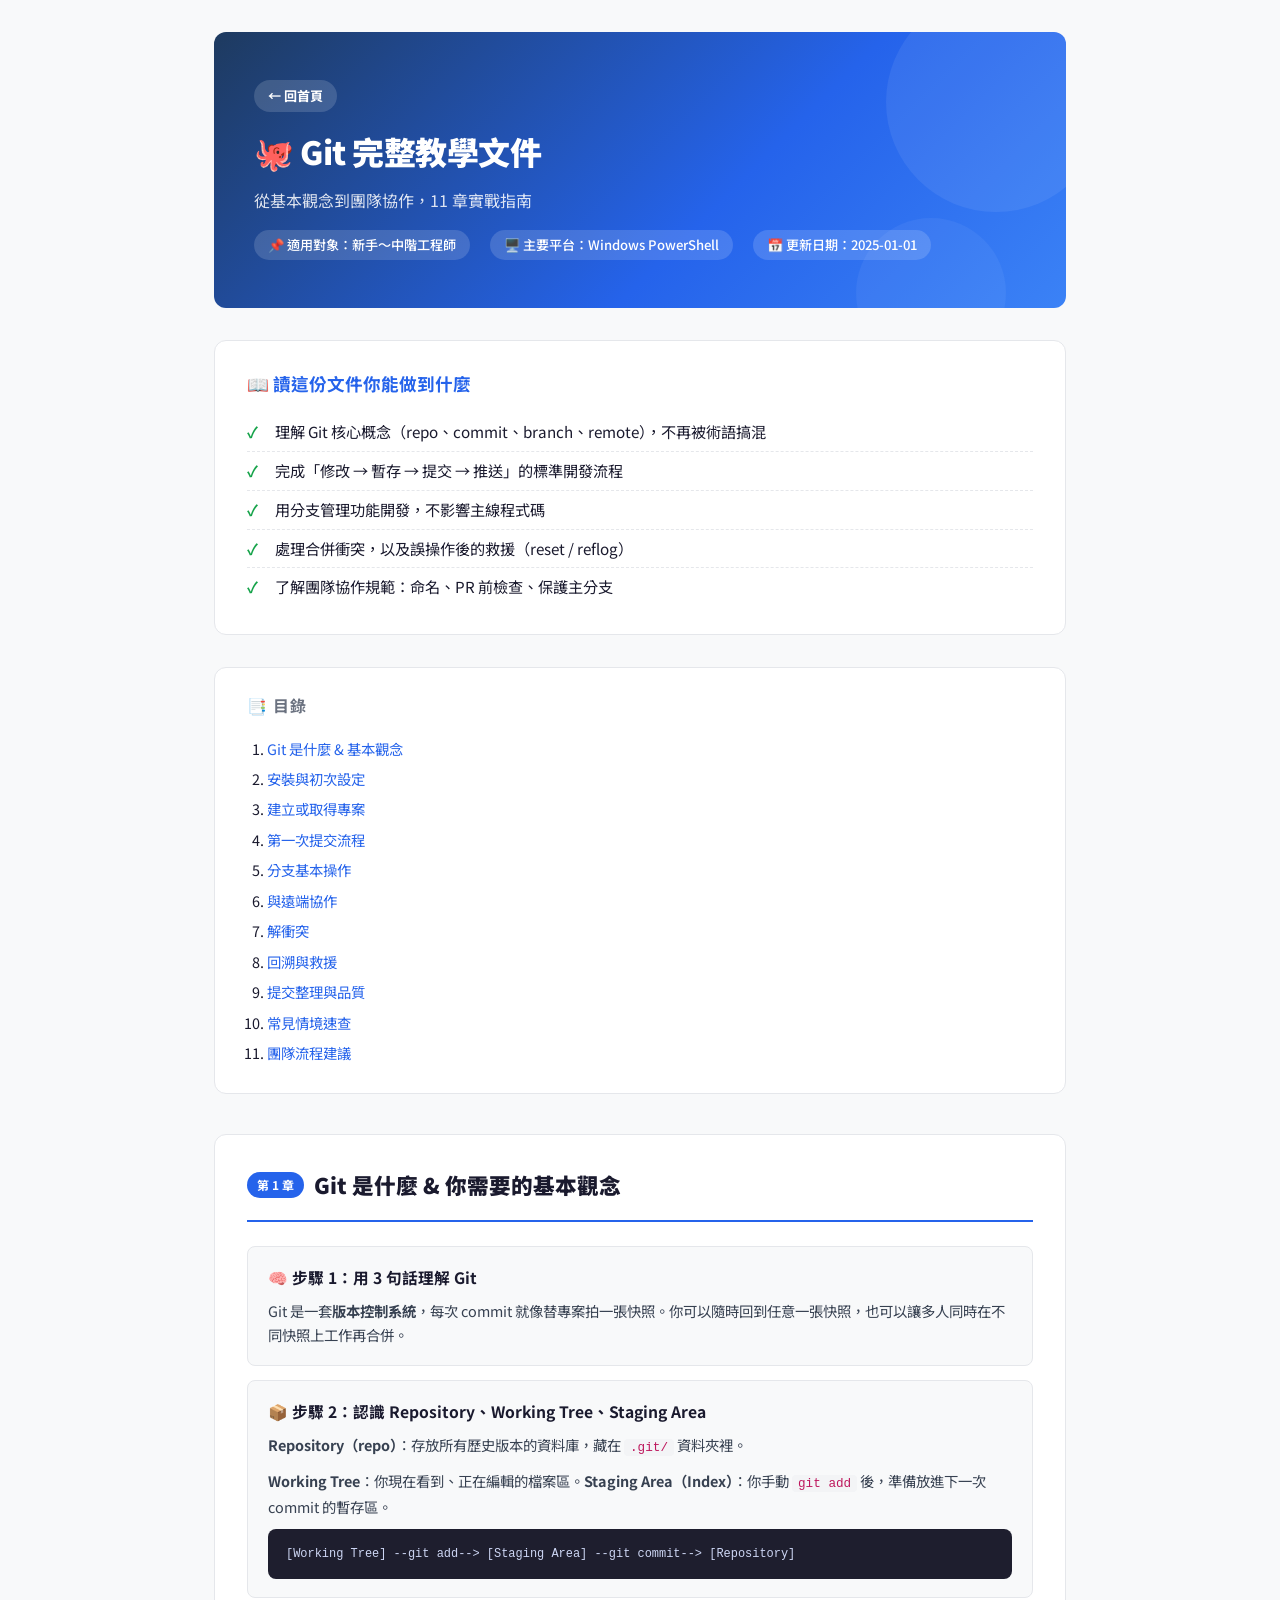
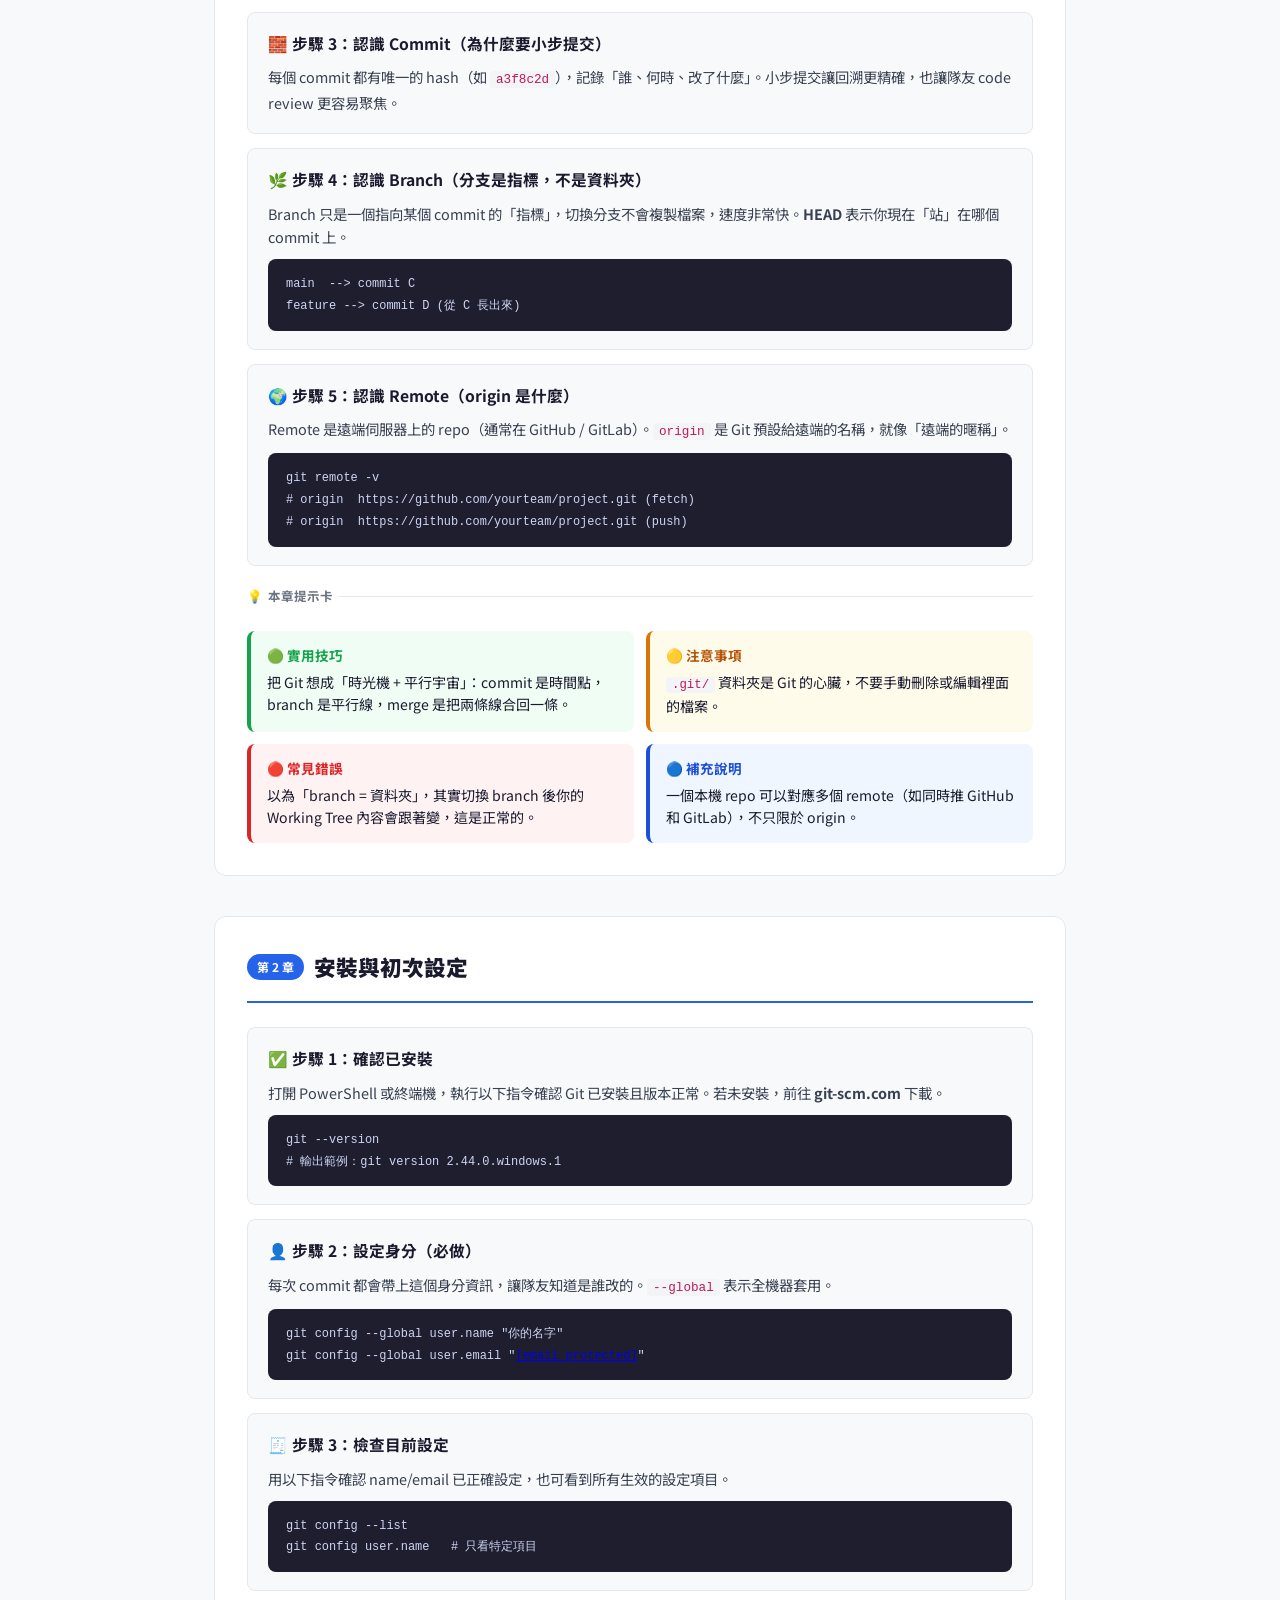
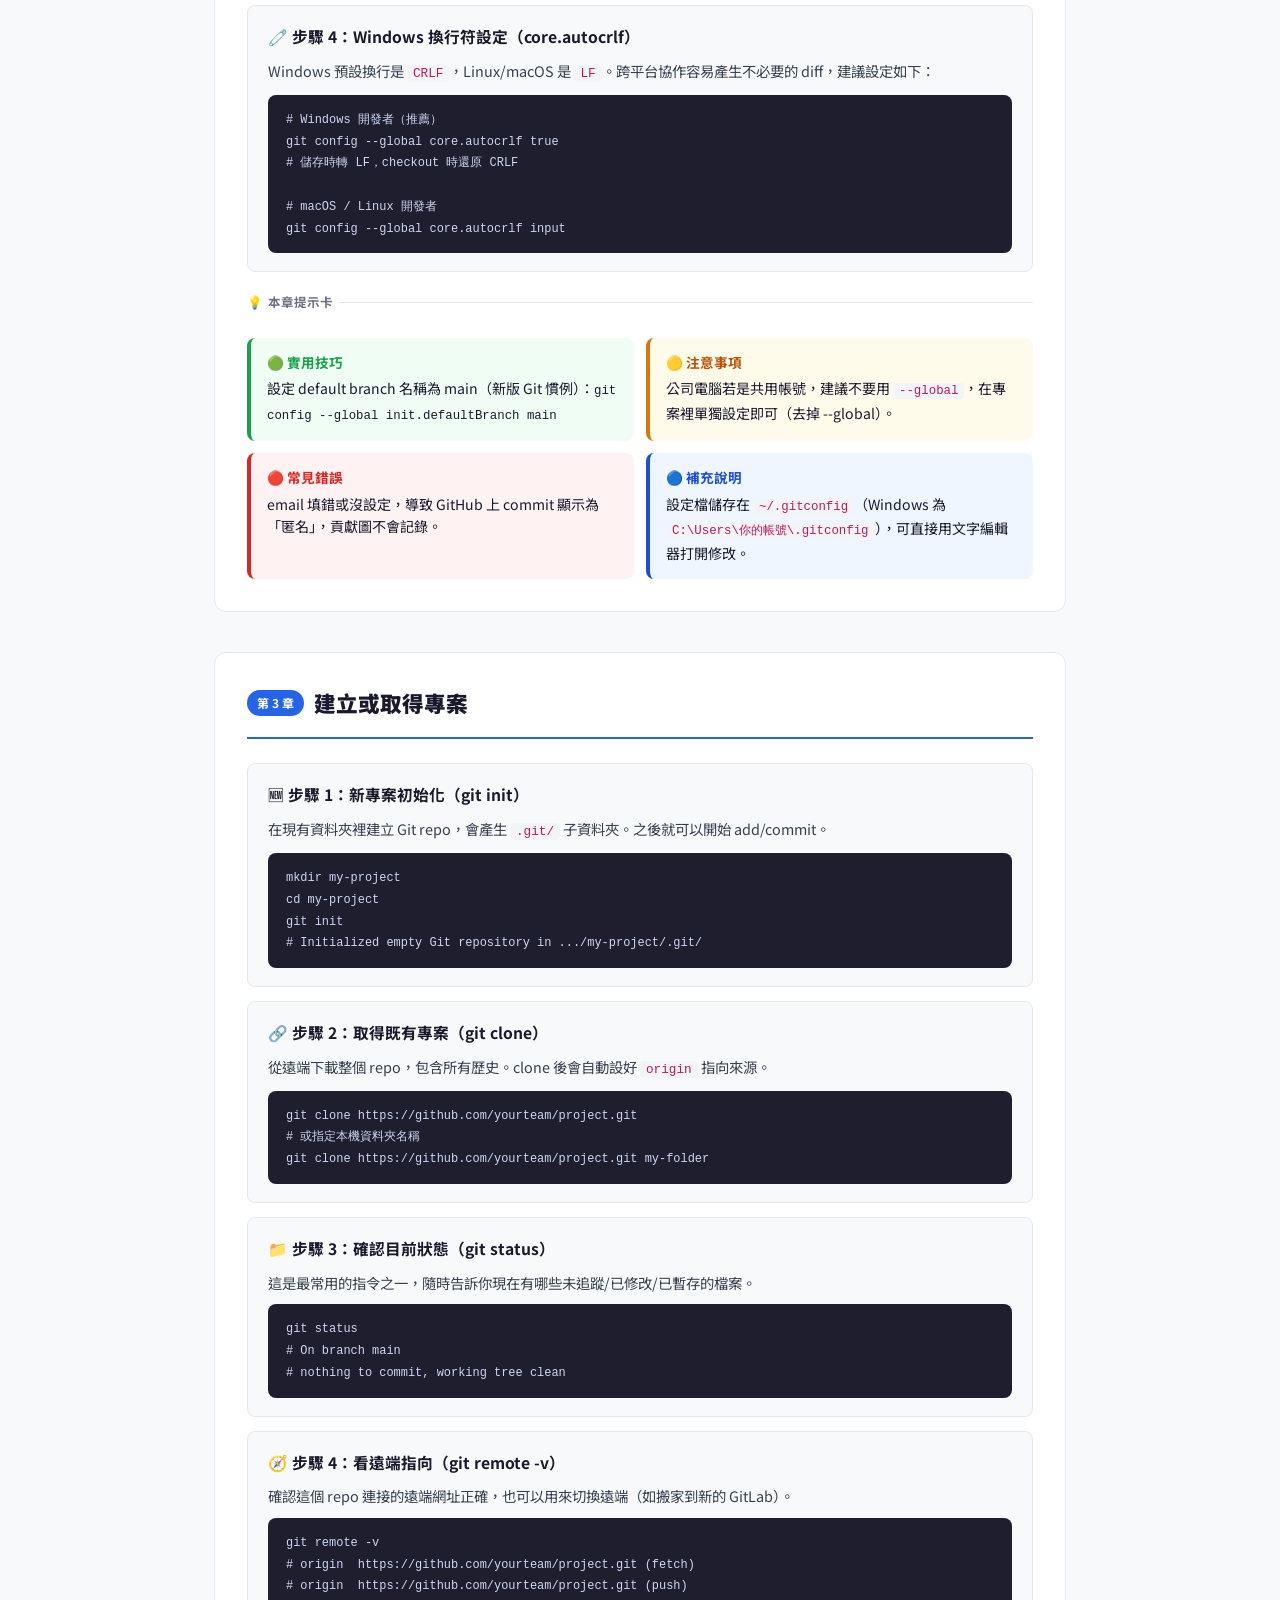
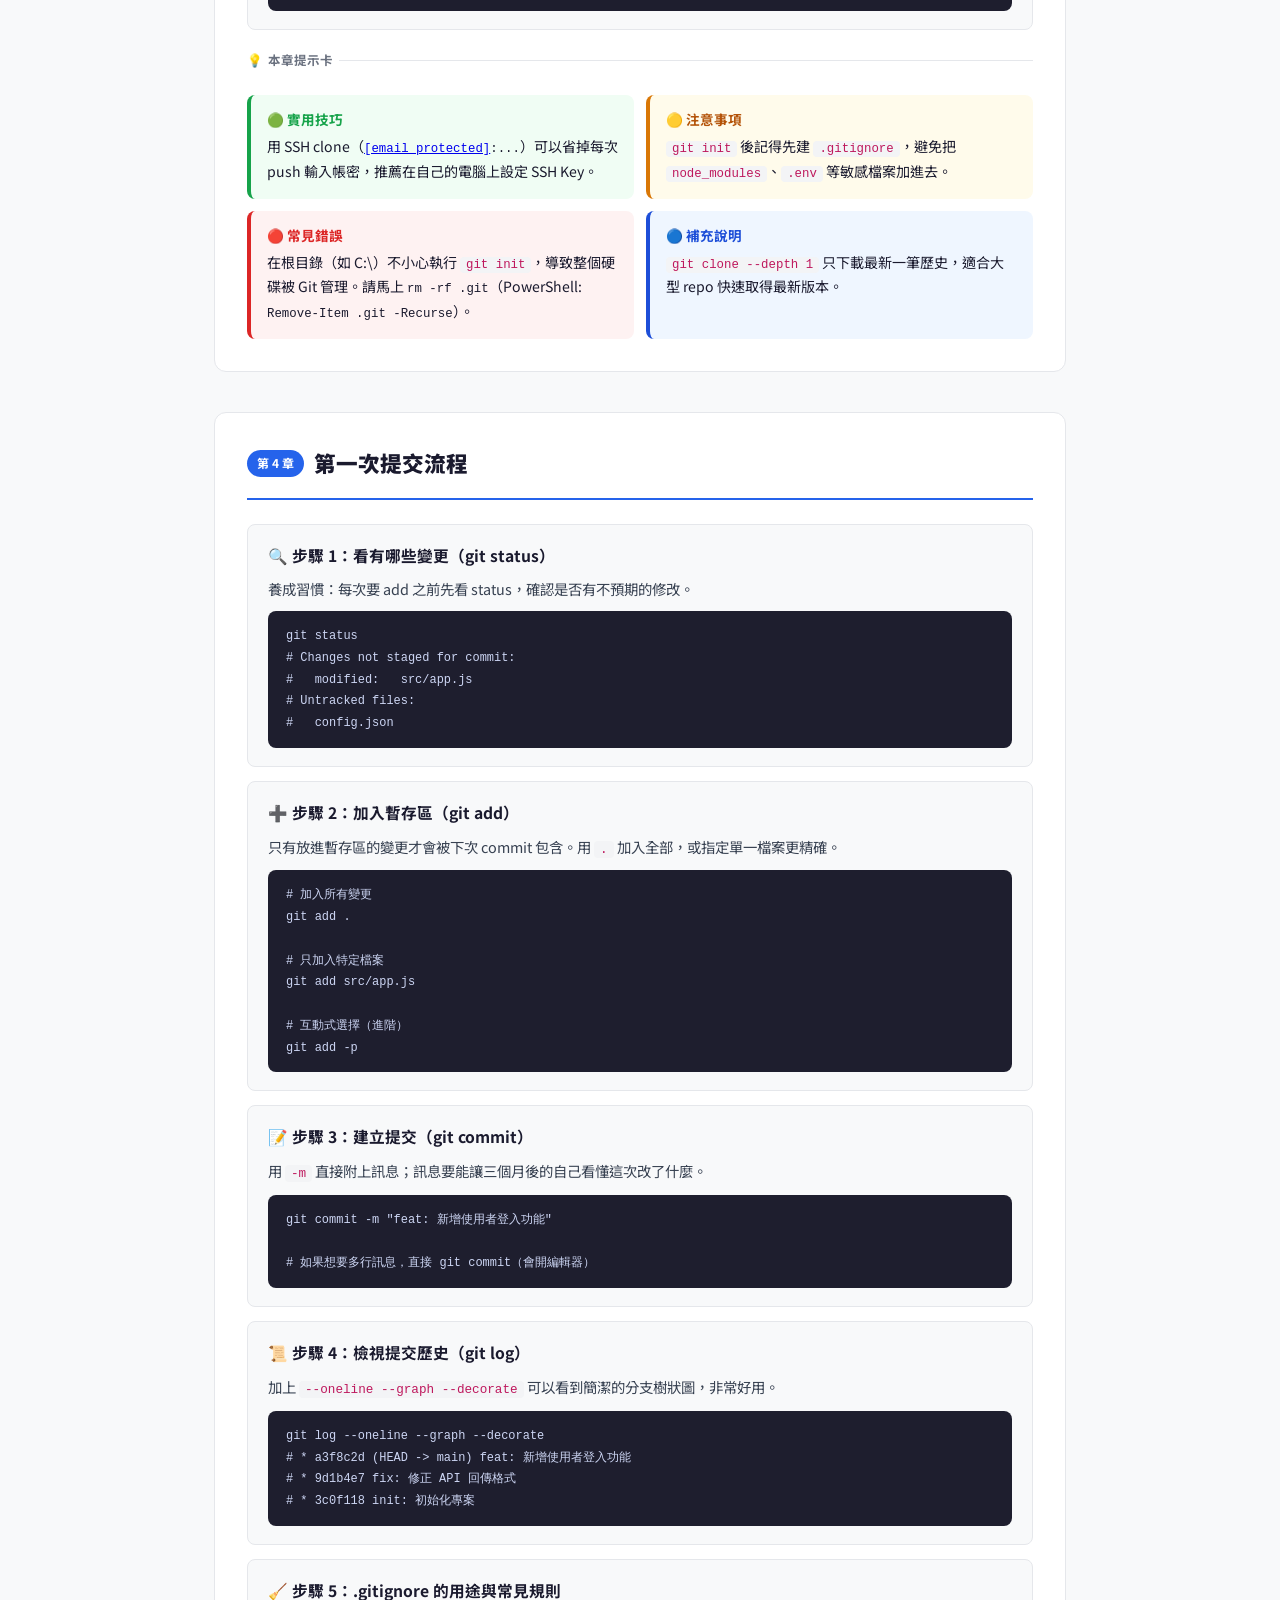
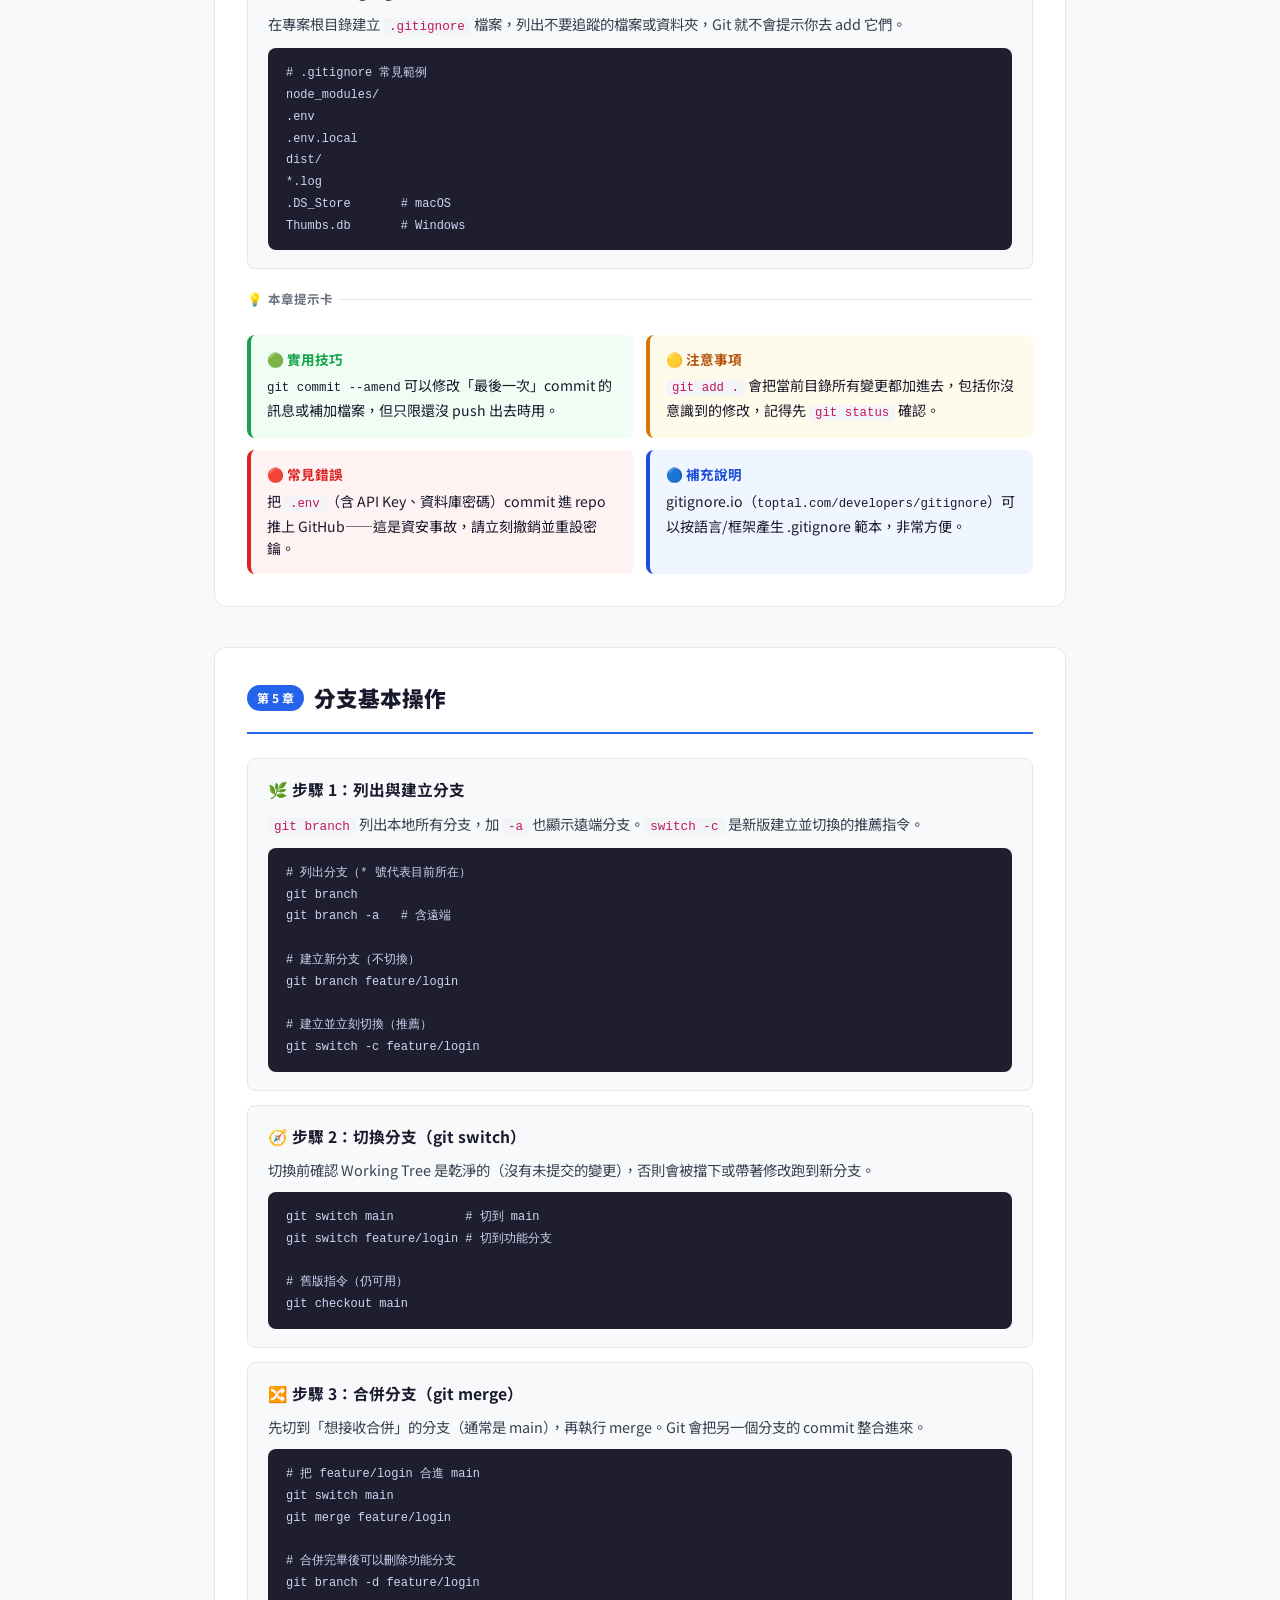
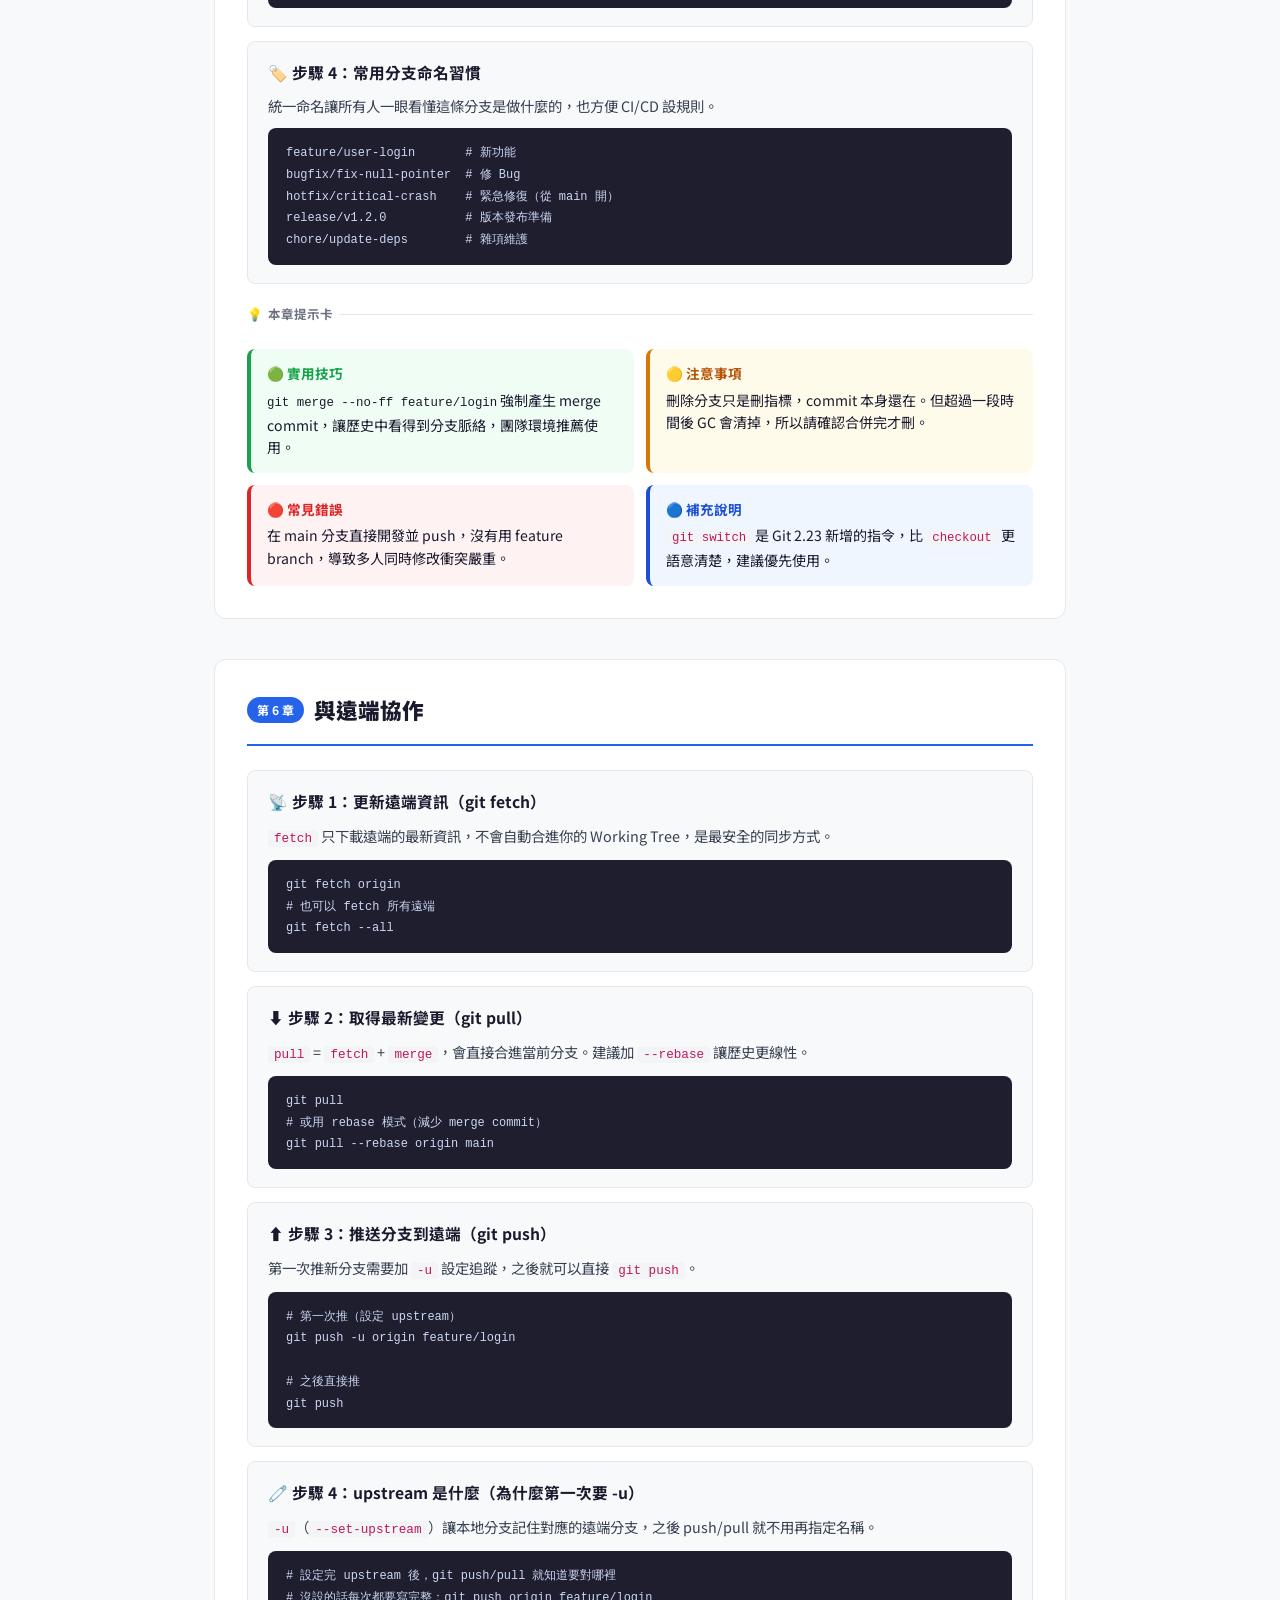
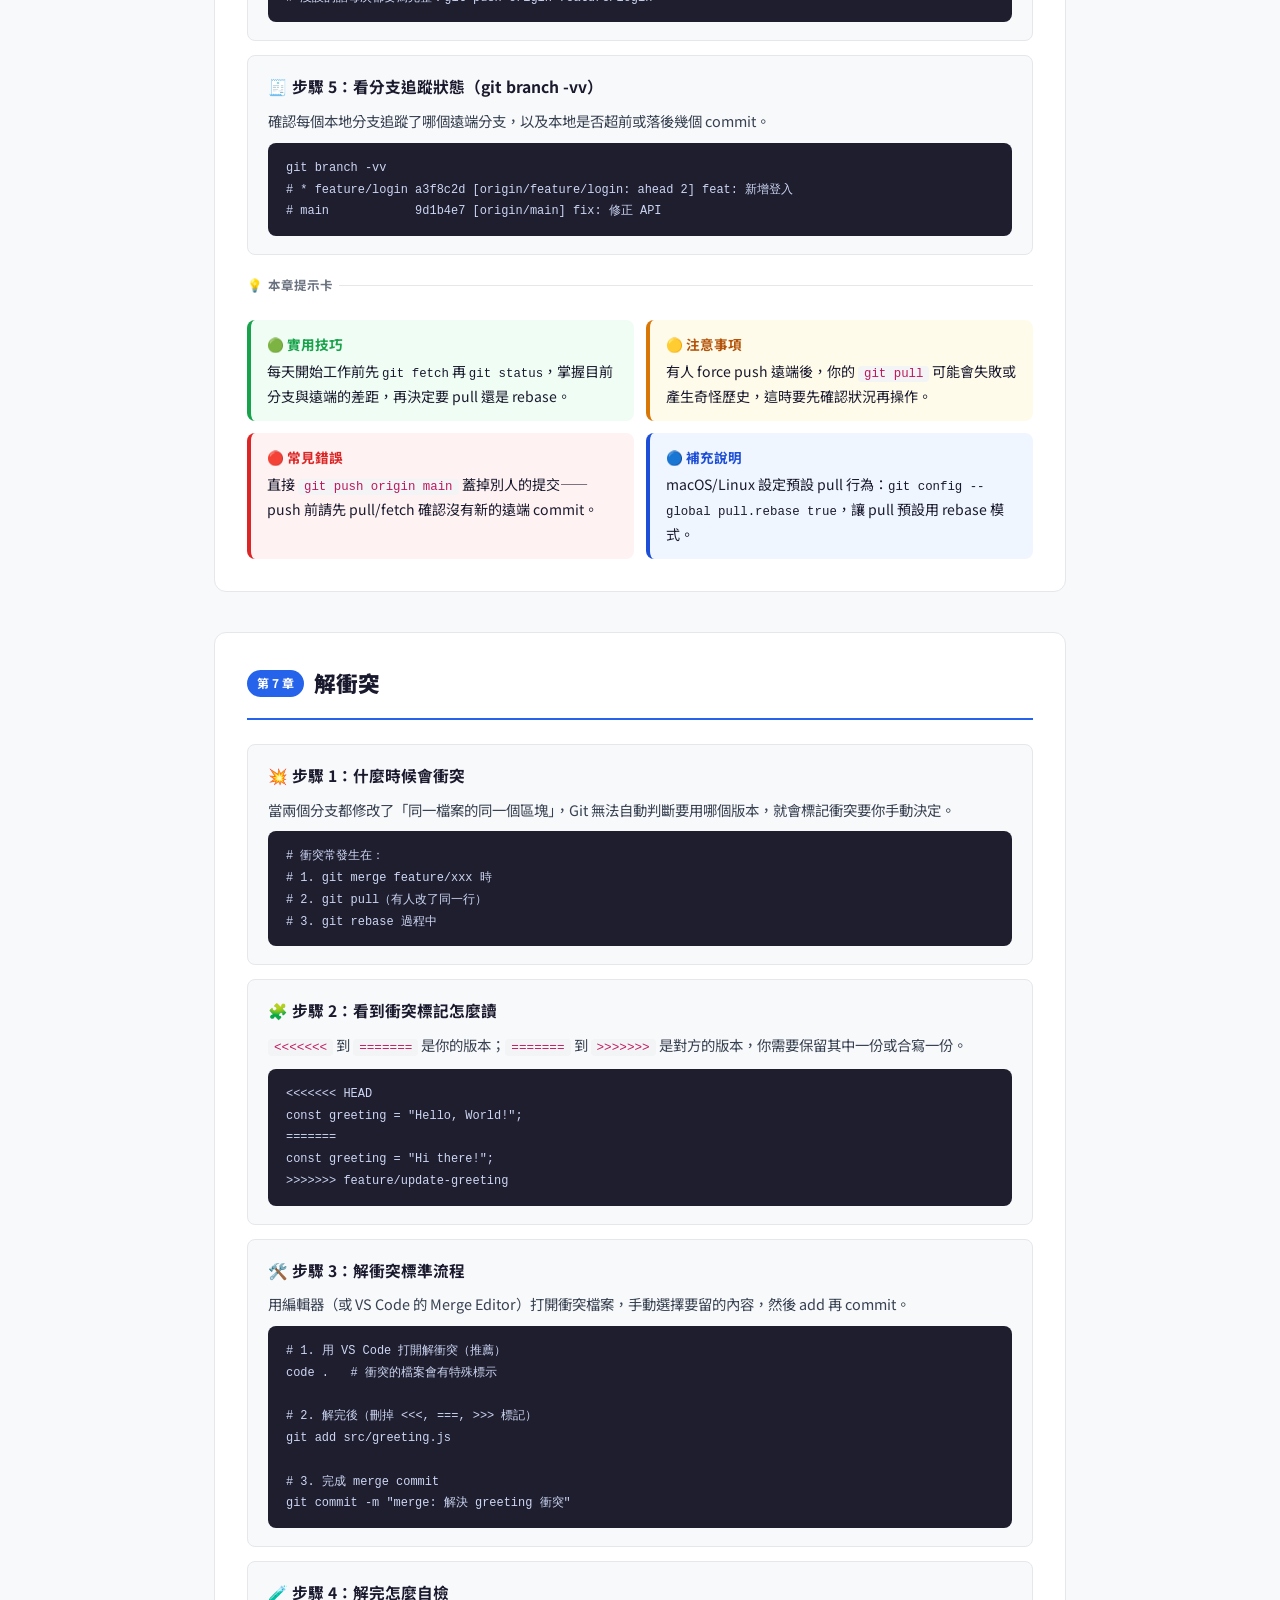
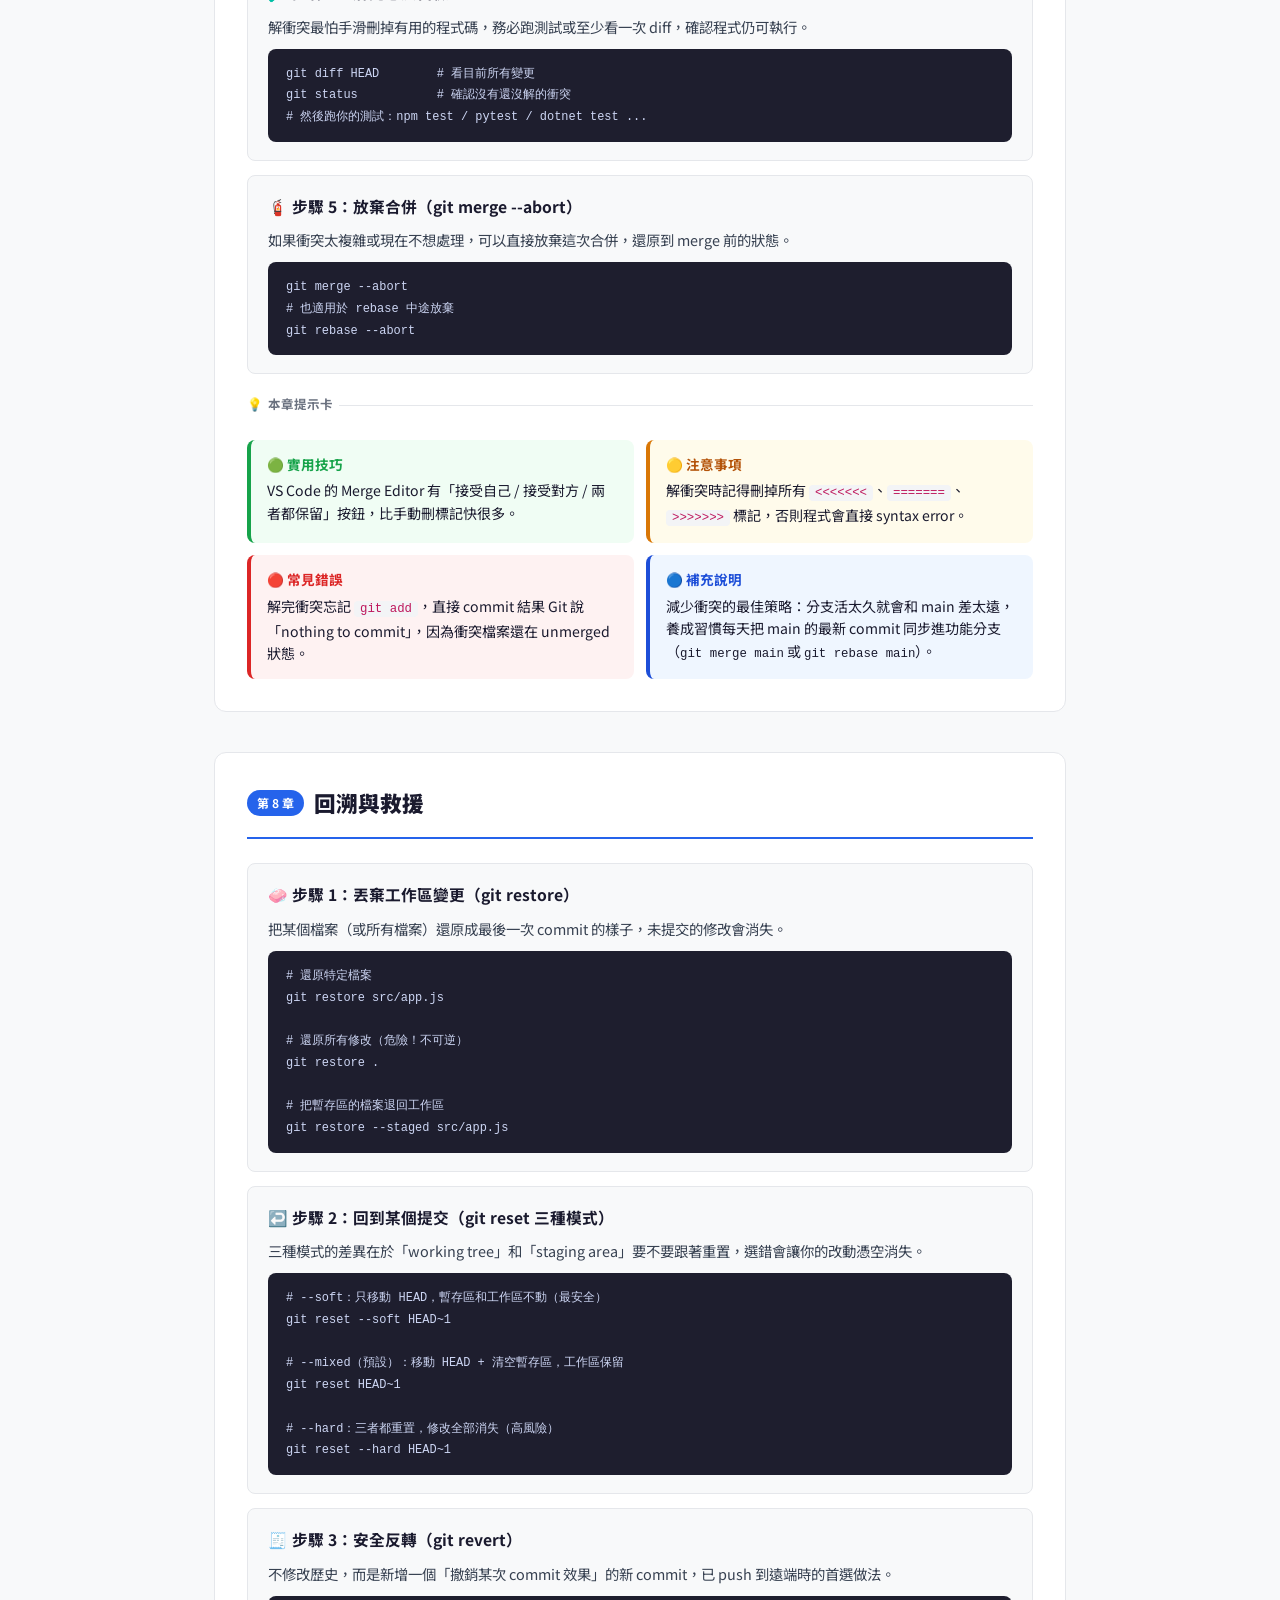
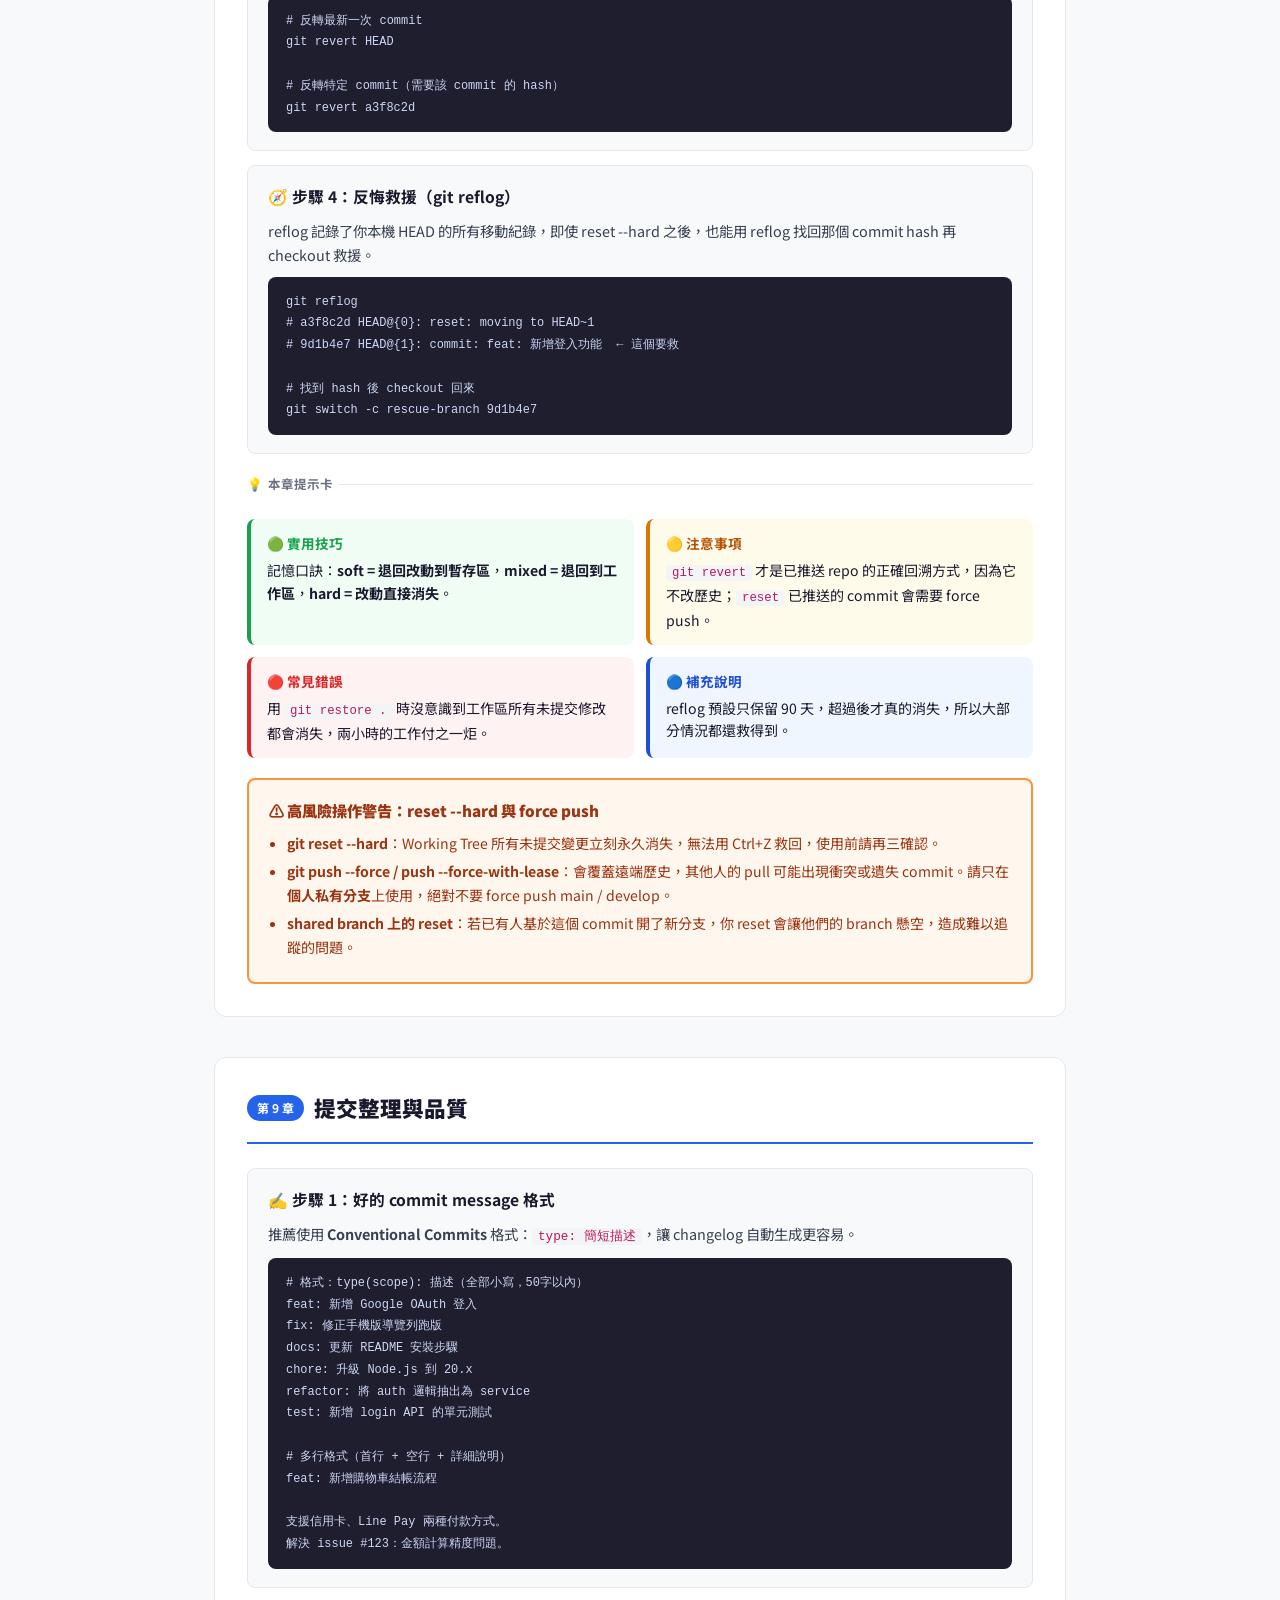
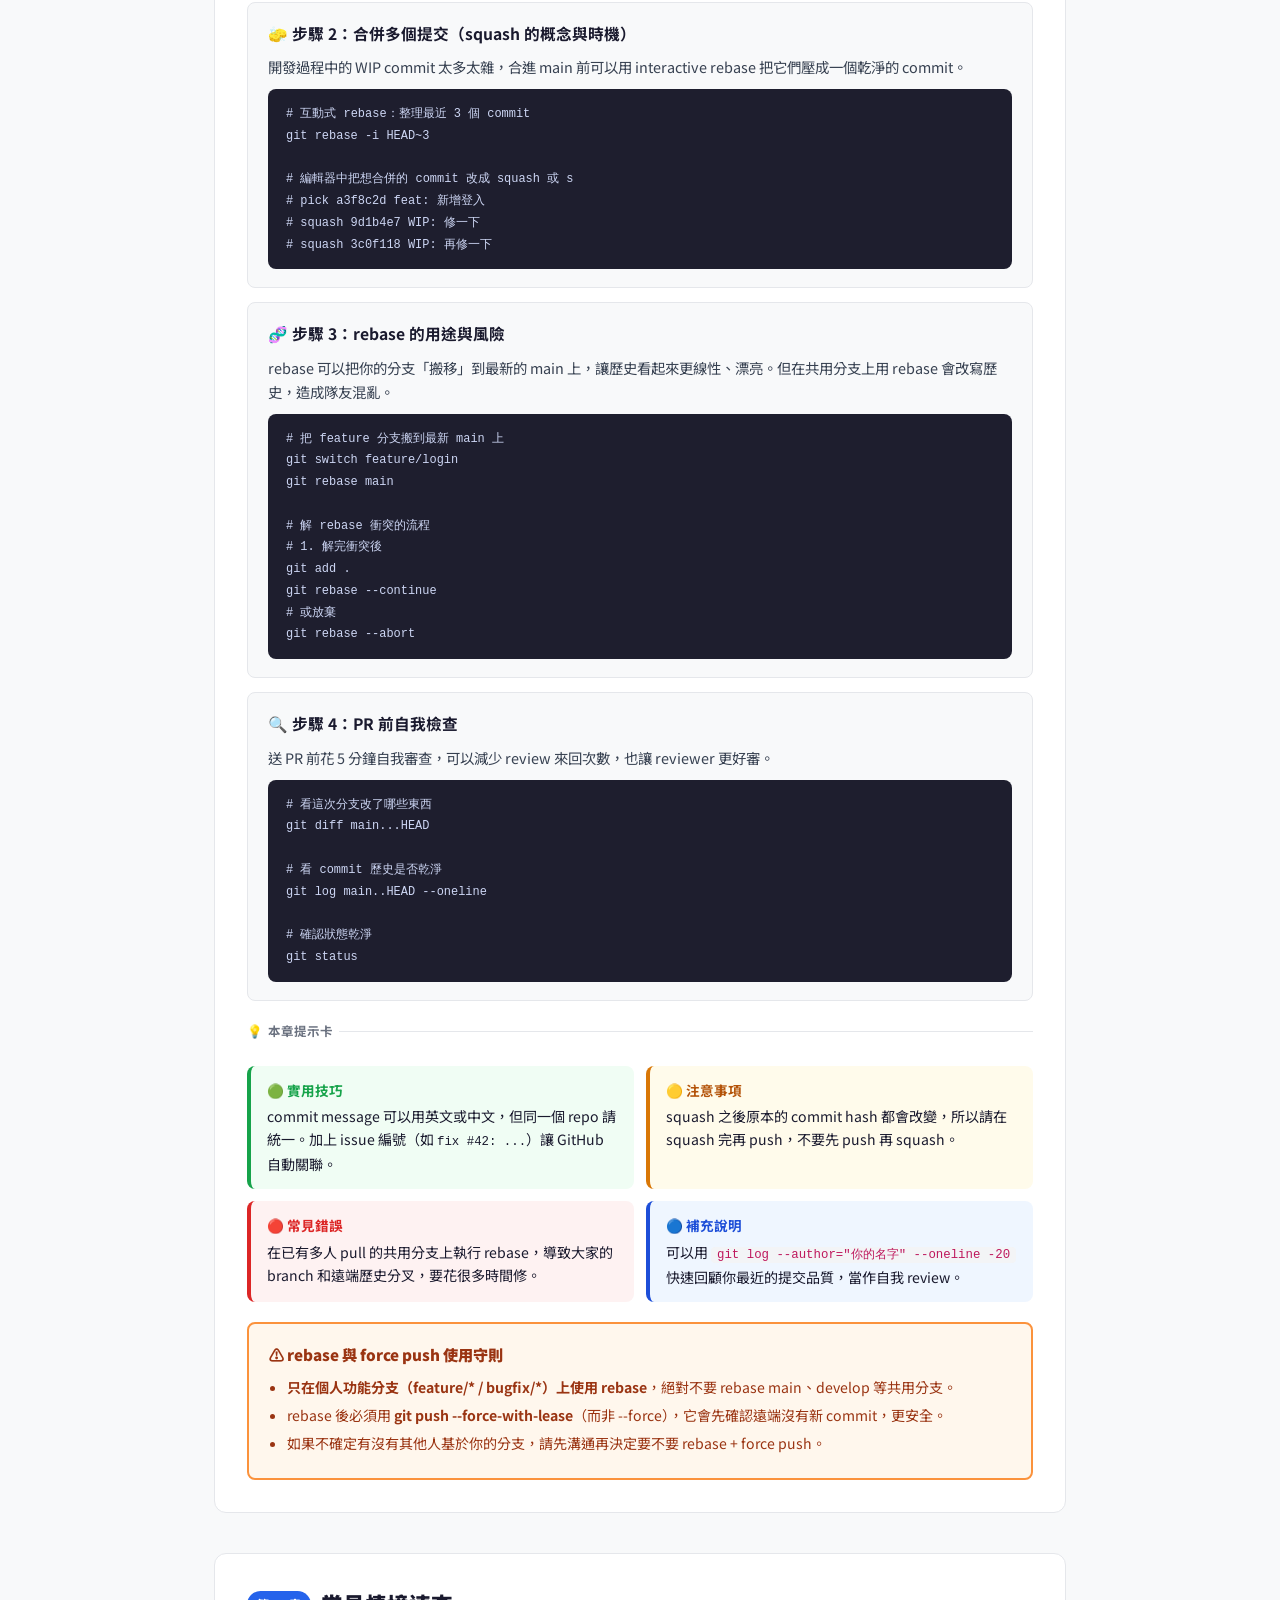
<file: dev-tools/git/index.html>
<!doctype html>
<html lang="zh-TW">
<head>
<meta charset="UTF-8">
<meta name="viewport" content="width=device-width, initial-scale=1.0">
<title>Git 完整教學文件</title>
<script type="module" src="../../js/nav.js"></script>
<link href="https://fonts.googleapis.com/css2?family=Noto+Sans+TC:wght@300;400;500;700;900&display=swap" rel="stylesheet">
<style>
  *, *::before, *::after { box-sizing: border-box; margin: 0; padding: 0; }

  :root {
    --bg: #f8f9fa;
    --surface: #ffffff;
    --border: #e5e7eb;
    --text: #1a1a2e;
    --muted: #6b7280;
    --accent: #2563eb;
    --accent-light: #eff6ff;
    --green: #16a34a;
    --green-bg: #f0fdf4;
    --yellow: #b45309;
    --yellow-bg: #fffbeb;
    --red: #dc2626;
    --red-bg: #fef2f2;
    --blue: #1d4ed8;
    --blue-bg: #eff6ff;
    --code-bg: #1e1e2e;
    --code-text: #cdd6f4;
    --warn-bg: #fff7ed;
    --warn-border: #fb923c;
    --warn-text: #9a3412;
    --radius: 12px;
    --radius-sm: 8px;
  }

  body {
    font-family: 'Noto Sans TC', sans-serif;
    background: var(--bg);
    color: var(--text);
    line-height: 1.7;
    font-size: 15px;
  }

  /* ── Layout ── */
  .container { max-width: 900px; margin: 0 auto; padding: 32px 24px; }

  /* ── Header ── */
  .doc-header {
    background: linear-gradient(135deg, #1e3a5f 0%, #2563eb 60%, #3b82f6 100%);
    color: white;
    padding: 48px 40px;
    border-radius: var(--radius);
    margin-bottom: 32px;
    position: relative;
    overflow: hidden;
  }
  .doc-header::before {
    content: '';
    position: absolute;
    right: -40px; top: -40px;
    width: 220px; height: 220px;
    border-radius: 50%;
    background: rgba(255,255,255,0.07);
  }
  .doc-header::after {
    content: '';
    position: absolute;
    right: 60px; bottom: -60px;
    width: 150px; height: 150px;
    border-radius: 50%;
    background: rgba(255,255,255,0.05);
  }
  .doc-header h1 { font-size: 2rem; font-weight: 900; letter-spacing: -0.5px; margin-bottom: 8px; }
  .doc-header .subtitle { font-size: 1rem; opacity: 0.85; margin-bottom: 16px; }
  .doc-header .meta { display: flex; gap: 20px; flex-wrap: wrap; }
  .doc-header .meta span {
    background: rgba(255,255,255,0.15);
    padding: 4px 14px;
    border-radius: 20px;
    font-size: 0.82rem;
    font-weight: 500;
  }

  /* ── Intro ── */
  .intro-card {
    background: var(--surface);
    border: 1px solid var(--border);
    border-radius: var(--radius);
    padding: 28px 32px;
    margin-bottom: 32px;
  }
  .intro-card h2 { font-size: 1.1rem; font-weight: 700; margin-bottom: 14px; color: var(--accent); }
  .intro-card ul { padding-left: 0; list-style: none; }
  .intro-card ul li {
    padding: 6px 0 6px 28px;
    position: relative;
    border-bottom: 1px dashed #e5e7eb;
    font-size: 0.95rem;
  }
  .intro-card ul li:last-child { border-bottom: none; }
  .intro-card ul li::before { content: '✓'; position: absolute; left: 0; color: var(--green); font-weight: 700; }

  /* ── TOC ── */
  .toc {
    background: var(--surface);
    border: 1px solid var(--border);
    border-radius: var(--radius);
    padding: 24px 32px;
    margin-bottom: 40px;
  }
  .toc h2 { font-size: 1rem; font-weight: 700; margin-bottom: 14px; color: var(--muted); text-transform: uppercase; letter-spacing: 1px; }
  .toc ol { padding-left: 20px; }
  .toc ol li { padding: 3px 0; font-size: 0.9rem; }
  .toc ol li a { color: var(--accent); text-decoration: none; }
  .toc ol li a:hover { text-decoration: underline; }

  /* ── Chapter ── */
  .chapter {
    background: var(--surface);
    border: 1px solid var(--border);
    border-radius: var(--radius);
    padding: 32px;
    margin-bottom: 40px;
    page-break-inside: avoid;
  }
  .chapter-title {
    font-size: 1.35rem;
    font-weight: 900;
    color: var(--text);
    padding-bottom: 16px;
    border-bottom: 2px solid var(--accent);
    margin-bottom: 24px;
    display: flex;
    align-items: center;
    gap: 10px;
  }
  .chapter-num {
    background: var(--accent);
    color: white;
    font-size: 0.75rem;
    font-weight: 700;
    padding: 3px 10px;
    border-radius: 20px;
    white-space: nowrap;
  }

  /* ── Step Card ── */
  .step {
    background: var(--bg);
    border: 1px solid var(--border);
    border-radius: var(--radius-sm);
    padding: 18px 20px;
    margin-bottom: 14px;
  }
  .step-title {
    font-size: 0.98rem;
    font-weight: 700;
    margin-bottom: 8px;
    color: var(--text);
  }
  .step p {
    font-size: 0.9rem;
    color: #374151;
    margin-bottom: 10px;
    line-height: 1.65;
  }
  .step p:last-child { margin-bottom: 0; }

  /* ── Code ── */
  pre {
    background: var(--code-bg);
    color: var(--code-text);
    border-radius: var(--radius-sm);
    padding: 14px 18px;
    overflow-x: auto;
    font-family: 'Consolas', 'Courier New', monospace;
    font-size: 0.85rem;
    line-height: 1.6;
    margin-top: 8px;
  }
  code { font-family: 'Consolas', 'Courier New', monospace; font-size: 0.88em; }
  .inline-code {
    background: #f3f4f6;
    color: #be185d;
    padding: 1px 6px;
    border-radius: 4px;
    font-family: 'Consolas', monospace;
    font-size: 0.88em;
  }

  /* ── Tip Cards ── */
  .tips-grid {
    display: grid;
    grid-template-columns: 1fr 1fr;
    gap: 12px;
    margin-top: 24px;
  }
  @media (max-width: 600px) { .tips-grid { grid-template-columns: 1fr; } }

  .tip-card {
    border-radius: var(--radius-sm);
    padding: 14px 16px;
    border-left: 4px solid;
    font-size: 0.88rem;
    line-height: 1.6;
  }
  .tip-card .tip-label {
    font-weight: 700;
    margin-bottom: 4px;
    font-size: 0.85rem;
  }
  .tip-green { background: var(--green-bg); border-color: var(--green); }
  .tip-green .tip-label { color: var(--green); }
  .tip-yellow { background: var(--yellow-bg); border-color: #d97706; }
  .tip-yellow .tip-label { color: var(--yellow); }
  .tip-red { background: var(--red-bg); border-color: var(--red); }
  .tip-red .tip-label { color: var(--red); }
  .tip-blue { background: var(--blue-bg); border-color: var(--blue); }
  .tip-blue .tip-label { color: var(--blue); }

  /* ── Warning ── */
  .warning-block {
    background: var(--warn-bg);
    border: 2px solid var(--warn-border);
    border-radius: var(--radius-sm);
    padding: 18px 20px;
    margin-top: 20px;
  }
  .warning-block .warn-title {
    font-weight: 900;
    color: var(--warn-text);
    font-size: 0.95rem;
    margin-bottom: 8px;
    display: flex;
    align-items: center;
    gap: 6px;
  }
  .warning-block ul { padding-left: 18px; }
  .warning-block ul li { color: var(--warn-text); font-size: 0.88rem; margin: 4px 0; }

  /* ── Table ── */
  .ref-table {
    width: 100%;
    border-collapse: collapse;
    font-size: 0.88rem;
    margin-top: 12px;
  }
  .ref-table th {
    background: var(--accent);
    color: white;
    padding: 10px 14px;
    text-align: left;
    font-weight: 700;
  }
  .ref-table td {
    padding: 9px 14px;
    border-bottom: 1px solid var(--border);
    vertical-align: top;
  }
  .ref-table tr:nth-child(even) td { background: var(--bg); }
  .ref-table tr:hover td { background: var(--accent-light); }

  /* ── Section label ── */
  .section-label {
    font-size: 0.78rem;
    font-weight: 700;
    text-transform: uppercase;
    letter-spacing: 1px;
    color: var(--muted);
    margin-bottom: 12px;
    margin-top: 20px;
    display: flex;
    align-items: center;
    gap: 6px;
  }
  .section-label::after {
    content: '';
    flex: 1;
    height: 1px;
    background: var(--border);
  }

  /* ── Footer ── */
  .doc-footer {
    background: #1e1e2e;
    color: #cdd6f4;
    border-radius: var(--radius);
    padding: 28px 32px;
    margin-top: 40px;
    font-size: 0.88rem;
  }
  .doc-footer .footer-title { font-weight: 700; margin-bottom: 10px; color: white; }
  .doc-footer .footer-hint {
    background: rgba(255,255,255,0.08);
    padding: 10px 16px;
    border-radius: var(--radius-sm);
    font-family: monospace;
    margin-top: 10px;
    color: #a6e3a1;
  }
  .doc-footer .version { color: var(--muted); margin-top: 14px; font-size: 0.8rem; }

  /* ── Print ── */
  @media print {
    body { font-size: 12px; }
    .chapter { break-inside: avoid; }
    pre { white-space: pre-wrap; }
  }

  /* ── Divider ── */
  hr.chapter-divider { border: none; border-top: 1px dashed var(--border); margin: 8px 0 20px; }
</style>
</head>
<body>
<div class="container">

<!-- ===== HEADER ===== -->
<div class="doc-header">
  <h1>🐙 Git 完整教學文件</h1>
  <div class="subtitle">從基本觀念到團隊協作，11 章實戰指南</div>
  <div class="meta">
    <span>📌 適用對象：新手～中階工程師</span>
    <span>🖥️ 主要平台：Windows PowerShell</span>
    <span>📅 更新日期：2025-01-01</span>
  </div>
</div>

<!-- ===== INTRO ===== -->
<div class="intro-card">
  <h2>📖 讀這份文件你能做到什麼</h2>
  <ul>
    <li>理解 Git 核心概念（repo、commit、branch、remote），不再被術語搞混</li>
    <li>完成「修改 → 暫存 → 提交 → 推送」的標準開發流程</li>
    <li>用分支管理功能開發，不影響主線程式碼</li>
    <li>處理合併衝突，以及誤操作後的救援（reset / reflog）</li>
    <li>了解團隊協作規範：命名、PR 前檢查、保護主分支</li>
  </ul>
</div>

<!-- ===== TOC ===== -->
<div class="toc">
  <h2>📑 目錄</h2>
  <ol>
    <li><a href="#ch1">Git 是什麼 & 基本觀念</a></li>
    <li><a href="#ch2">安裝與初次設定</a></li>
    <li><a href="#ch3">建立或取得專案</a></li>
    <li><a href="#ch4">第一次提交流程</a></li>
    <li><a href="#ch5">分支基本操作</a></li>
    <li><a href="#ch6">與遠端協作</a></li>
    <li><a href="#ch7">解衝突</a></li>
    <li><a href="#ch8">回溯與救援</a></li>
    <li><a href="#ch9">提交整理與品質</a></li>
    <li><a href="#ch10">常見情境速查</a></li>
    <li><a href="#ch11">團隊流程建議</a></li>
  </ol>
</div>

<!-- ============================= -->
<!-- CHAPTER 1                     -->
<!-- ============================= -->
<div class="chapter" id="ch1">
  <div class="chapter-title">
    <span class="chapter-num">第 1 章</span>
    Git 是什麼 &amp; 你需要的基本觀念
  </div>

  <div class="step">
    <div class="step-title">🧠 步驟 1：用 3 句話理解 Git</div>
    <p>Git 是一套<strong>版本控制系統</strong>，每次 commit 就像替專案拍一張快照。你可以隨時回到任意一張快照，也可以讓多人同時在不同快照上工作再合併。</p>
  </div>

  <div class="step">
    <div class="step-title">📦 步驟 2：認識 Repository、Working Tree、Staging Area</div>
    <p><strong>Repository（repo）</strong>：存放所有歷史版本的資料庫，藏在 <span class="inline-code">.git/</span> 資料夾裡。</p>
    <p><strong>Working Tree</strong>：你現在看到、正在編輯的檔案區。<strong>Staging Area（Index）</strong>：你手動 <span class="inline-code">git add</span> 後，準備放進下一次 commit 的暫存區。</p>
    <pre><code>[Working Tree] --git add--> [Staging Area] --git commit--> [Repository]</code></pre>
  </div>

  <div class="step">
    <div class="step-title">🧱 步驟 3：認識 Commit（為什麼要小步提交）</div>
    <p>每個 commit 都有唯一的 hash（如 <span class="inline-code">a3f8c2d</span>），記錄「誰、何時、改了什麼」。小步提交讓回溯更精確，也讓隊友 code review 更容易聚焦。</p>
  </div>

  <div class="step">
    <div class="step-title">🌿 步驟 4：認識 Branch（分支是指標，不是資料夾）</div>
    <p>Branch 只是一個指向某個 commit 的「指標」，切換分支不會複製檔案，速度非常快。<strong>HEAD</strong> 表示你現在「站」在哪個 commit 上。</p>
    <pre><code>main  --> commit C
feature --> commit D (從 C 長出來)</code></pre>
  </div>

  <div class="step">
    <div class="step-title">🌍 步驟 5：認識 Remote（origin 是什麼）</div>
    <p>Remote 是遠端伺服器上的 repo（通常在 GitHub / GitLab）。<span class="inline-code">origin</span> 是 Git 預設給遠端的名稱，就像「遠端的暱稱」。</p>
    <pre><code>git remote -v
# origin  https://github.com/yourteam/project.git (fetch)
# origin  https://github.com/yourteam/project.git (push)</code></pre>
  </div>

  <div class="section-label">💡 本章提示卡</div>
  <div class="tips-grid">
    <div class="tip-card tip-green">
      <div class="tip-label">🟢 實用技巧</div>
      把 Git 想成「時光機 + 平行宇宙」：commit 是時間點，branch 是平行線，merge 是把兩條線合回一條。
    </div>
    <div class="tip-card tip-yellow">
      <div class="tip-label">🟡 注意事項</div>
      <span class="inline-code">.git/</span> 資料夾是 Git 的心臟，不要手動刪除或編輯裡面的檔案。
    </div>
    <div class="tip-card tip-red">
      <div class="tip-label">🔴 常見錯誤</div>
      以為「branch = 資料夾」，其實切換 branch 後你的 Working Tree 內容會跟著變，這是正常的。
    </div>
    <div class="tip-card tip-blue">
      <div class="tip-label">🔵 補充說明</div>
      一個本機 repo 可以對應多個 remote（如同時推 GitHub 和 GitLab），不只限於 origin。
    </div>
  </div>
</div>

<!-- ============================= -->
<!-- CHAPTER 2                     -->
<!-- ============================= -->
<div class="chapter" id="ch2">
  <div class="chapter-title">
    <span class="chapter-num">第 2 章</span>
    安裝與初次設定
  </div>

  <div class="step">
    <div class="step-title">✅ 步驟 1：確認已安裝</div>
    <p>打開 PowerShell 或終端機，執行以下指令確認 Git 已安裝且版本正常。若未安裝，前往 <strong>git-scm.com</strong> 下載。</p>
    <pre><code>git --version
# 輸出範例：git version 2.44.0.windows.1</code></pre>
  </div>

  <div class="step">
    <div class="step-title">👤 步驟 2：設定身分（必做）</div>
    <p>每次 commit 都會帶上這個身分資訊，讓隊友知道是誰改的。<span class="inline-code">--global</span> 表示全機器套用。</p>
    <pre><code>git config --global user.name "你的名字"
git config --global user.email "<a href="/cdn-cgi/l/email-protection" class="__cf_email__" data-cfemail="c2bbadb782a7baa3afb2aea7eca1adaf">[email&#160;protected]</a>"</code></pre>
  </div>

  <div class="step">
    <div class="step-title">🧾 步驟 3：檢查目前設定</div>
    <p>用以下指令確認 name/email 已正確設定，也可看到所有生效的設定項目。</p>
    <pre><code>git config --list
git config user.name   # 只看特定項目</code></pre>
  </div>

  <div class="step">
    <div class="step-title">🧷 步驟 4：Windows 換行符設定（core.autocrlf）</div>
    <p>Windows 預設換行是 <span class="inline-code">CRLF</span>，Linux/macOS 是 <span class="inline-code">LF</span>。跨平台協作容易產生不必要的 diff，建議設定如下：</p>
    <pre><code># Windows 開發者（推薦）
git config --global core.autocrlf true
# 儲存時轉 LF，checkout 時還原 CRLF

# macOS / Linux 開發者
git config --global core.autocrlf input</code></pre>
  </div>

  <div class="section-label">💡 本章提示卡</div>
  <div class="tips-grid">
    <div class="tip-card tip-green">
      <div class="tip-label">🟢 實用技巧</div>
      設定 default branch 名稱為 main（新版 Git 慣例）：<code>git config --global init.defaultBranch main</code>
    </div>
    <div class="tip-card tip-yellow">
      <div class="tip-label">🟡 注意事項</div>
      公司電腦若是共用帳號，建議不要用 <span class="inline-code">--global</span>，在專案裡單獨設定即可（去掉 --global）。
    </div>
    <div class="tip-card tip-red">
      <div class="tip-label">🔴 常見錯誤</div>
      email 填錯或沒設定，導致 GitHub 上 commit 顯示為「匿名」，貢獻圖不會記錄。
    </div>
    <div class="tip-card tip-blue">
      <div class="tip-label">🔵 補充說明</div>
      設定檔儲存在 <span class="inline-code">~/.gitconfig</span>（Windows 為 <span class="inline-code">C:\Users\你的帳號\.gitconfig</span>），可直接用文字編輯器打開修改。
    </div>
  </div>
</div>

<!-- ============================= -->
<!-- CHAPTER 3                     -->
<!-- ============================= -->
<div class="chapter" id="ch3">
  <div class="chapter-title">
    <span class="chapter-num">第 3 章</span>
    建立或取得專案
  </div>

  <div class="step">
    <div class="step-title">🆕 步驟 1：新專案初始化（git init）</div>
    <p>在現有資料夾裡建立 Git repo，會產生 <span class="inline-code">.git/</span> 子資料夾。之後就可以開始 add/commit。</p>
    <pre><code>mkdir my-project
cd my-project
git init
# Initialized empty Git repository in .../my-project/.git/</code></pre>
  </div>

  <div class="step">
    <div class="step-title">🔗 步驟 2：取得既有專案（git clone）</div>
    <p>從遠端下載整個 repo，包含所有歷史。clone 後會自動設好 <span class="inline-code">origin</span> 指向來源。</p>
    <pre><code>git clone https://github.com/yourteam/project.git
# 或指定本機資料夾名稱
git clone https://github.com/yourteam/project.git my-folder</code></pre>
  </div>

  <div class="step">
    <div class="step-title">📁 步驟 3：確認目前狀態（git status）</div>
    <p>這是最常用的指令之一，隨時告訴你現在有哪些未追蹤/已修改/已暫存的檔案。</p>
    <pre><code>git status
# On branch main
# nothing to commit, working tree clean</code></pre>
  </div>

  <div class="step">
    <div class="step-title">🧭 步驟 4：看遠端指向（git remote -v）</div>
    <p>確認這個 repo 連接的遠端網址正確，也可以用來切換遠端（如搬家到新的 GitLab）。</p>
    <pre><code>git remote -v
# origin  https://github.com/yourteam/project.git (fetch)
# origin  https://github.com/yourteam/project.git (push)</code></pre>
  </div>

  <div class="section-label">💡 本章提示卡</div>
  <div class="tips-grid">
    <div class="tip-card tip-green">
      <div class="tip-label">🟢 實用技巧</div>
      用 SSH clone（<code><a href="/cdn-cgi/l/email-protection" class="__cf_email__" data-cfemail="cea9a7ba8ea9a7baa6bbace0ada1a3">[email&#160;protected]</a>:...</code>）可以省掉每次 push 輸入帳密，推薦在自己的電腦上設定 SSH Key。
    </div>
    <div class="tip-card tip-yellow">
      <div class="tip-label">🟡 注意事項</div>
      <span class="inline-code">git init</span> 後記得先建 <span class="inline-code">.gitignore</span>，避免把 <span class="inline-code">node_modules</span>、<span class="inline-code">.env</span> 等敏感檔案加進去。
    </div>
    <div class="tip-card tip-red">
      <div class="tip-label">🔴 常見錯誤</div>
      在根目錄（如 C:\）不小心執行 <span class="inline-code">git init</span>，導致整個硬碟被 Git 管理。請馬上 <code>rm -rf .git</code>（PowerShell: <code>Remove-Item .git -Recurse</code>）。
    </div>
    <div class="tip-card tip-blue">
      <div class="tip-label">🔵 補充說明</div>
      <span class="inline-code">git clone --depth 1</span> 只下載最新一筆歷史，適合大型 repo 快速取得最新版本。
    </div>
  </div>
</div>

<!-- ============================= -->
<!-- CHAPTER 4                     -->
<!-- ============================= -->
<div class="chapter" id="ch4">
  <div class="chapter-title">
    <span class="chapter-num">第 4 章</span>
    第一次提交流程
  </div>

  <div class="step">
    <div class="step-title">🔍 步驟 1：看有哪些變更（git status）</div>
    <p>養成習慣：每次要 add 之前先看 status，確認是否有不預期的修改。</p>
    <pre><code>git status
# Changes not staged for commit:
#   modified:   src/app.js
# Untracked files:
#   config.json</code></pre>
  </div>

  <div class="step">
    <div class="step-title">➕ 步驟 2：加入暫存區（git add）</div>
    <p>只有放進暫存區的變更才會被下次 commit 包含。用 <span class="inline-code">.</span> 加入全部，或指定單一檔案更精確。</p>
    <pre><code># 加入所有變更
git add .

# 只加入特定檔案
git add src/app.js

# 互動式選擇（進階）
git add -p</code></pre>
  </div>

  <div class="step">
    <div class="step-title">📝 步驟 3：建立提交（git commit）</div>
    <p>用 <span class="inline-code">-m</span> 直接附上訊息；訊息要能讓三個月後的自己看懂這次改了什麼。</p>
    <pre><code>git commit -m "feat: 新增使用者登入功能"

# 如果想要多行訊息，直接 git commit（會開編輯器）</code></pre>
  </div>

  <div class="step">
    <div class="step-title">📜 步驟 4：檢視提交歷史（git log）</div>
    <p>加上 <span class="inline-code">--oneline --graph --decorate</span> 可以看到簡潔的分支樹狀圖，非常好用。</p>
    <pre><code>git log --oneline --graph --decorate
# * a3f8c2d (HEAD -> main) feat: 新增使用者登入功能
# * 9d1b4e7 fix: 修正 API 回傳格式
# * 3c0f118 init: 初始化專案</code></pre>
  </div>

  <div class="step">
    <div class="step-title">🧹 步驟 5：.gitignore 的用途與常見規則</div>
    <p>在專案根目錄建立 <span class="inline-code">.gitignore</span> 檔案，列出不要追蹤的檔案或資料夾，Git 就不會提示你去 add 它們。</p>
    <pre><code># .gitignore 常見範例
node_modules/
.env
.env.local
dist/
*.log
.DS_Store       # macOS
Thumbs.db       # Windows</code></pre>
  </div>

  <div class="section-label">💡 本章提示卡</div>
  <div class="tips-grid">
    <div class="tip-card tip-green">
      <div class="tip-label">🟢 實用技巧</div>
      <code>git commit --amend</code> 可以修改「最後一次」commit 的訊息或補加檔案，但只限還沒 push 出去時用。
    </div>
    <div class="tip-card tip-yellow">
      <div class="tip-label">🟡 注意事項</div>
      <span class="inline-code">git add .</span> 會把當前目錄所有變更都加進去，包括你沒意識到的修改，記得先 <span class="inline-code">git status</span> 確認。
    </div>
    <div class="tip-card tip-red">
      <div class="tip-label">🔴 常見錯誤</div>
      把 <span class="inline-code">.env</span>（含 API Key、資料庫密碼）commit 進 repo 推上 GitHub——這是資安事故，請立刻撤銷並重設密鑰。
    </div>
    <div class="tip-card tip-blue">
      <div class="tip-label">🔵 補充說明</div>
      gitignore.io（<code>toptal.com/developers/gitignore</code>）可以按語言/框架產生 .gitignore 範本，非常方便。
    </div>
  </div>
</div>

<!-- ============================= -->
<!-- CHAPTER 5                     -->
<!-- ============================= -->
<div class="chapter" id="ch5">
  <div class="chapter-title">
    <span class="chapter-num">第 5 章</span>
    分支基本操作
  </div>

  <div class="step">
    <div class="step-title">🌿 步驟 1：列出與建立分支</div>
    <p><span class="inline-code">git branch</span> 列出本地所有分支，加 <span class="inline-code">-a</span> 也顯示遠端分支。<span class="inline-code">switch -c</span> 是新版建立並切換的推薦指令。</p>
    <pre><code># 列出分支（* 號代表目前所在）
git branch
git branch -a   # 含遠端

# 建立新分支（不切換）
git branch feature/login

# 建立並立刻切換（推薦）
git switch -c feature/login</code></pre>
  </div>

  <div class="step">
    <div class="step-title">🧭 步驟 2：切換分支（git switch）</div>
    <p>切換前確認 Working Tree 是乾淨的（沒有未提交的變更），否則會被擋下或帶著修改跑到新分支。</p>
    <pre><code>git switch main          # 切到 main
git switch feature/login # 切到功能分支

# 舊版指令（仍可用）
git checkout main</code></pre>
  </div>

  <div class="step">
    <div class="step-title">🔀 步驟 3：合併分支（git merge）</div>
    <p>先切到「想接收合併」的分支（通常是 main），再執行 merge。Git 會把另一個分支的 commit 整合進來。</p>
    <pre><code># 把 feature/login 合進 main
git switch main
git merge feature/login

# 合併完畢後可以刪除功能分支
git branch -d feature/login</code></pre>
  </div>

  <div class="step">
    <div class="step-title">🏷️ 步驟 4：常用分支命名習慣</div>
    <p>統一命名讓所有人一眼看懂這條分支是做什麼的，也方便 CI/CD 設規則。</p>
    <pre><code>feature/user-login       # 新功能
bugfix/fix-null-pointer  # 修 Bug
hotfix/critical-crash    # 緊急修復（從 main 開）
release/v1.2.0           # 版本發布準備
chore/update-deps        # 雜項維護</code></pre>
  </div>

  <div class="section-label">💡 本章提示卡</div>
  <div class="tips-grid">
    <div class="tip-card tip-green">
      <div class="tip-label">🟢 實用技巧</div>
      <code>git merge --no-ff feature/login</code> 強制產生 merge commit，讓歷史中看得到分支脈絡，團隊環境推薦使用。
    </div>
    <div class="tip-card tip-yellow">
      <div class="tip-label">🟡 注意事項</div>
      刪除分支只是刪指標，commit 本身還在。但超過一段時間後 GC 會清掉，所以請確認合併完才刪。
    </div>
    <div class="tip-card tip-red">
      <div class="tip-label">🔴 常見錯誤</div>
      在 main 分支直接開發並 push，沒有用 feature branch，導致多人同時修改衝突嚴重。
    </div>
    <div class="tip-card tip-blue">
      <div class="tip-label">🔵 補充說明</div>
      <span class="inline-code">git switch</span> 是 Git 2.23 新增的指令，比 <span class="inline-code">checkout</span> 更語意清楚，建議優先使用。
    </div>
  </div>
</div>

<!-- ============================= -->
<!-- CHAPTER 6                     -->
<!-- ============================= -->
<div class="chapter" id="ch6">
  <div class="chapter-title">
    <span class="chapter-num">第 6 章</span>
    與遠端協作
  </div>

  <div class="step">
    <div class="step-title">📡 步驟 1：更新遠端資訊（git fetch）</div>
    <p><span class="inline-code">fetch</span> 只下載遠端的最新資訊，不會自動合進你的 Working Tree，是最安全的同步方式。</p>
    <pre><code>git fetch origin
# 也可以 fetch 所有遠端
git fetch --all</code></pre>
  </div>

  <div class="step">
    <div class="step-title">⬇️ 步驟 2：取得最新變更（git pull）</div>
    <p><span class="inline-code">pull</span> = <span class="inline-code">fetch</span> + <span class="inline-code">merge</span>，會直接合進當前分支。建議加 <span class="inline-code">--rebase</span> 讓歷史更線性。</p>
    <pre><code>git pull
# 或用 rebase 模式（減少 merge commit）
git pull --rebase origin main</code></pre>
  </div>

  <div class="step">
    <div class="step-title">⬆️ 步驟 3：推送分支到遠端（git push）</div>
    <p>第一次推新分支需要加 <span class="inline-code">-u</span> 設定追蹤，之後就可以直接 <span class="inline-code">git push</span>。</p>
    <pre><code># 第一次推（設定 upstream）
git push -u origin feature/login

# 之後直接推
git push</code></pre>
  </div>

  <div class="step">
    <div class="step-title">🧷 步驟 4：upstream 是什麼（為什麼第一次要 -u）</div>
    <p><span class="inline-code">-u</span>（<span class="inline-code">--set-upstream</span>）讓本地分支記住對應的遠端分支，之後 push/pull 就不用再指定名稱。</p>
    <pre><code># 設定完 upstream 後，git push/pull 就知道要對哪裡
# 沒設的話每次都要寫完整：git push origin feature/login</code></pre>
  </div>

  <div class="step">
    <div class="step-title">🧾 步驟 5：看分支追蹤狀態（git branch -vv）</div>
    <p>確認每個本地分支追蹤了哪個遠端分支，以及本地是否超前或落後幾個 commit。</p>
    <pre><code>git branch -vv
# * feature/login a3f8c2d [origin/feature/login: ahead 2] feat: 新增登入
# main            9d1b4e7 [origin/main] fix: 修正 API</code></pre>
  </div>

  <div class="section-label">💡 本章提示卡</div>
  <div class="tips-grid">
    <div class="tip-card tip-green">
      <div class="tip-label">🟢 實用技巧</div>
      每天開始工作前先 <code>git fetch</code> 再 <code>git status</code>，掌握目前分支與遠端的差距，再決定要 pull 還是 rebase。
    </div>
    <div class="tip-card tip-yellow">
      <div class="tip-label">🟡 注意事項</div>
      有人 force push 遠端後，你的 <span class="inline-code">git pull</span> 可能會失敗或產生奇怪歷史，這時要先確認狀況再操作。
    </div>
    <div class="tip-card tip-red">
      <div class="tip-label">🔴 常見錯誤</div>
      直接 <span class="inline-code">git push origin main</span> 蓋掉別人的提交——push 前請先 pull/fetch 確認沒有新的遠端 commit。
    </div>
    <div class="tip-card tip-blue">
      <div class="tip-label">🔵 補充說明</div>
      macOS/Linux 設定預設 pull 行為：<code>git config --global pull.rebase true</code>，讓 pull 預設用 rebase 模式。
    </div>
  </div>
</div>

<!-- ============================= -->
<!-- CHAPTER 7                     -->
<!-- ============================= -->
<div class="chapter" id="ch7">
  <div class="chapter-title">
    <span class="chapter-num">第 7 章</span>
    解衝突
  </div>

  <div class="step">
    <div class="step-title">💥 步驟 1：什麼時候會衝突</div>
    <p>當兩個分支都修改了「同一檔案的同一個區塊」，Git 無法自動判斷要用哪個版本，就會標記衝突要你手動決定。</p>
    <pre><code># 衝突常發生在：
# 1. git merge feature/xxx 時
# 2. git pull（有人改了同一行）
# 3. git rebase 過程中</code></pre>
  </div>

  <div class="step">
    <div class="step-title">🧩 步驟 2：看到衝突標記怎麼讀</div>
    <p><span class="inline-code">&lt;&lt;&lt;&lt;&lt;&lt;&lt;</span> 到 <span class="inline-code">=======</span> 是你的版本；<span class="inline-code">=======</span> 到 <span class="inline-code">&gt;&gt;&gt;&gt;&gt;&gt;&gt;</span> 是對方的版本，你需要保留其中一份或合寫一份。</p>
    <pre><code>&lt;&lt;&lt;&lt;&lt;&lt;&lt; HEAD
const greeting = "Hello, World!";
=======
const greeting = "Hi there!";
&gt;&gt;&gt;&gt;&gt;&gt;&gt; feature/update-greeting</code></pre>
  </div>

  <div class="step">
    <div class="step-title">🛠️ 步驟 3：解衝突標準流程</div>
    <p>用編輯器（或 VS Code 的 Merge Editor）打開衝突檔案，手動選擇要留的內容，然後 add 再 commit。</p>
    <pre><code># 1. 用 VS Code 打開解衝突（推薦）
code .   # 衝突的檔案會有特殊標示

# 2. 解完後（刪掉 <<<, ===, >>> 標記）
git add src/greeting.js

# 3. 完成 merge commit
git commit -m "merge: 解決 greeting 衝突"</code></pre>
  </div>

  <div class="step">
    <div class="step-title">🧪 步驟 4：解完怎麼自檢</div>
    <p>解衝突最怕手滑刪掉有用的程式碼，務必跑測試或至少看一次 diff，確認程式仍可執行。</p>
    <pre><code>git diff HEAD        # 看目前所有變更
git status           # 確認沒有還沒解的衝突
# 然後跑你的測試：npm test / pytest / dotnet test ...</code></pre>
  </div>

  <div class="step">
    <div class="step-title">🧯 步驟 5：放棄合併（git merge --abort）</div>
    <p>如果衝突太複雜或現在不想處理，可以直接放棄這次合併，還原到 merge 前的狀態。</p>
    <pre><code>git merge --abort
# 也適用於 rebase 中途放棄
git rebase --abort</code></pre>
  </div>

  <div class="section-label">💡 本章提示卡</div>
  <div class="tips-grid">
    <div class="tip-card tip-green">
      <div class="tip-label">🟢 實用技巧</div>
      VS Code 的 Merge Editor 有「接受自己 / 接受對方 / 兩者都保留」按鈕，比手動刪標記快很多。
    </div>
    <div class="tip-card tip-yellow">
      <div class="tip-label">🟡 注意事項</div>
      解衝突時記得刪掉所有 <span class="inline-code">&lt;&lt;&lt;&lt;&lt;&lt;&lt;</span>、<span class="inline-code">=======</span>、<span class="inline-code">&gt;&gt;&gt;&gt;&gt;&gt;&gt;</span> 標記，否則程式會直接 syntax error。
    </div>
    <div class="tip-card tip-red">
      <div class="tip-label">🔴 常見錯誤</div>
      解完衝突忘記 <span class="inline-code">git add</span>，直接 commit 結果 Git 說「nothing to commit」，因為衝突檔案還在 unmerged 狀態。
    </div>
    <div class="tip-card tip-blue">
      <div class="tip-label">🔵 補充說明</div>
      減少衝突的最佳策略：分支活太久就會和 main 差太遠，養成習慣每天把 main 的最新 commit 同步進功能分支（<code>git merge main</code> 或 <code>git rebase main</code>）。
    </div>
  </div>
</div>

<!-- ============================= -->
<!-- CHAPTER 8                     -->
<!-- ============================= -->
<div class="chapter" id="ch8">
  <div class="chapter-title">
    <span class="chapter-num">第 8 章</span>
    回溯與救援
  </div>

  <div class="step">
    <div class="step-title">🧼 步驟 1：丟棄工作區變更（git restore）</div>
    <p>把某個檔案（或所有檔案）還原成最後一次 commit 的樣子，未提交的修改會消失。</p>
    <pre><code># 還原特定檔案
git restore src/app.js

# 還原所有修改（危險！不可逆）
git restore .

# 把暫存區的檔案退回工作區
git restore --staged src/app.js</code></pre>
  </div>

  <div class="step">
    <div class="step-title">↩️ 步驟 2：回到某個提交（git reset 三種模式）</div>
    <p>三種模式的差異在於「working tree」和「staging area」要不要跟著重置，選錯會讓你的改動憑空消失。</p>
    <pre><code># --soft：只移動 HEAD，暫存區和工作區不動（最安全）
git reset --soft HEAD~1

# --mixed（預設）：移動 HEAD + 清空暫存區，工作區保留
git reset HEAD~1

# --hard：三者都重置，修改全部消失（高風險）
git reset --hard HEAD~1</code></pre>
  </div>

  <div class="step">
    <div class="step-title">🧾 步驟 3：安全反轉（git revert）</div>
    <p>不修改歷史，而是新增一個「撤銷某次 commit 效果」的新 commit，已 push 到遠端時的首選做法。</p>
    <pre><code># 反轉最新一次 commit
git revert HEAD

# 反轉特定 commit（需要該 commit 的 hash）
git revert a3f8c2d</code></pre>
  </div>

  <div class="step">
    <div class="step-title">🧭 步驟 4：反悔救援（git reflog）</div>
    <p>reflog 記錄了你本機 HEAD 的所有移動紀錄，即使 reset --hard 之後，也能用 reflog 找回那個 commit hash 再 checkout 救援。</p>
    <pre><code>git reflog
# a3f8c2d HEAD@{0}: reset: moving to HEAD~1
# 9d1b4e7 HEAD@{1}: commit: feat: 新增登入功能  ← 這個要救

# 找到 hash 後 checkout 回來
git switch -c rescue-branch 9d1b4e7</code></pre>
  </div>

  <div class="section-label">💡 本章提示卡</div>
  <div class="tips-grid">
    <div class="tip-card tip-green">
      <div class="tip-label">🟢 實用技巧</div>
      記憶口訣：<strong>soft = 退回改動到暫存區</strong>，<strong>mixed = 退回到工作區</strong>，<strong>hard = 改動直接消失</strong>。
    </div>
    <div class="tip-card tip-yellow">
      <div class="tip-label">🟡 注意事項</div>
      <span class="inline-code">git revert</span> 才是已推送 repo 的正確回溯方式，因為它不改歷史；<span class="inline-code">reset</span> 已推送的 commit 會需要 force push。
    </div>
    <div class="tip-card tip-red">
      <div class="tip-label">🔴 常見錯誤</div>
      用 <span class="inline-code">git restore .</span> 時沒意識到工作區所有未提交修改都會消失，兩小時的工作付之一炬。
    </div>
    <div class="tip-card tip-blue">
      <div class="tip-label">🔵 補充說明</div>
      reflog 預設只保留 90 天，超過後才真的消失，所以大部分情況都還救得到。
    </div>
  </div>

  <!-- Warning Block -->
  <div class="warning-block">
    <div class="warn-title">⚠️ 高風險操作警告：reset --hard 與 force push</div>
    <ul>
      <li><strong>git reset --hard</strong>：Working Tree 所有未提交變更立刻永久消失，無法用 Ctrl+Z 救回，使用前請再三確認。</li>
      <li><strong>git push --force / push --force-with-lease</strong>：會覆蓋遠端歷史，其他人的 pull 可能出現衝突或遺失 commit。請只在<strong>個人私有分支</strong>上使用，絕對不要 force push main / develop。</li>
      <li><strong>shared branch 上的 reset</strong>：若已有人基於這個 commit 開了新分支，你 reset 會讓他們的 branch 懸空，造成難以追蹤的問題。</li>
    </ul>
  </div>
</div>

<!-- ============================= -->
<!-- CHAPTER 9                     -->
<!-- ============================= -->
<div class="chapter" id="ch9">
  <div class="chapter-title">
    <span class="chapter-num">第 9 章</span>
    提交整理與品質
  </div>

  <div class="step">
    <div class="step-title">✍️ 步驟 1：好的 commit message 格式</div>
    <p>推薦使用 <strong>Conventional Commits</strong> 格式：<span class="inline-code">type: 簡短描述</span>，讓 changelog 自動生成更容易。</p>
    <pre><code># 格式：type(scope): 描述（全部小寫，50字以內）
feat: 新增 Google OAuth 登入
fix: 修正手機版導覽列跑版
docs: 更新 README 安裝步驟
chore: 升級 Node.js 到 20.x
refactor: 將 auth 邏輯抽出為 service
test: 新增 login API 的單元測試

# 多行格式（首行 + 空行 + 詳細說明）
feat: 新增購物車結帳流程

支援信用卡、Line Pay 兩種付款方式。
解決 issue #123：金額計算精度問題。</code></pre>
  </div>

  <div class="step">
    <div class="step-title">🧽 步驟 2：合併多個提交（squash 的概念與時機）</div>
    <p>開發過程中的 WIP commit 太多太雜，合進 main 前可以用 interactive rebase 把它們壓成一個乾淨的 commit。</p>
    <pre><code># 互動式 rebase：整理最近 3 個 commit
git rebase -i HEAD~3

# 編輯器中把想合併的 commit 改成 squash 或 s
# pick a3f8c2d feat: 新增登入
# squash 9d1b4e7 WIP: 修一下
# squash 3c0f118 WIP: 再修一下</code></pre>
  </div>

  <div class="step">
    <div class="step-title">🧬 步驟 3：rebase 的用途與風險</div>
    <p>rebase 可以把你的分支「搬移」到最新的 main 上，讓歷史看起來更線性、漂亮。但在共用分支上用 rebase 會改寫歷史，造成隊友混亂。</p>
    <pre><code># 把 feature 分支搬到最新 main 上
git switch feature/login
git rebase main

# 解 rebase 衝突的流程
# 1. 解完衝突後
git add .
git rebase --continue
# 或放棄
git rebase --abort</code></pre>
  </div>

  <div class="step">
    <div class="step-title">🔍 步驟 4：PR 前自我檢查</div>
    <p>送 PR 前花 5 分鐘自我審查，可以減少 review 來回次數，也讓 reviewer 更好審。</p>
    <pre><code># 看這次分支改了哪些東西
git diff main...HEAD

# 看 commit 歷史是否乾淨
git log main..HEAD --oneline

# 確認狀態乾淨
git status</code></pre>
  </div>

  <div class="section-label">💡 本章提示卡</div>
  <div class="tips-grid">
    <div class="tip-card tip-green">
      <div class="tip-label">🟢 實用技巧</div>
      commit message 可以用英文或中文，但同一個 repo 請統一。加上 issue 編號（如 <code>fix #42: ...</code>）讓 GitHub 自動關聯。
    </div>
    <div class="tip-card tip-yellow">
      <div class="tip-label">🟡 注意事項</div>
      squash 之後原本的 commit hash 都會改變，所以請在 squash 完再 push，不要先 push 再 squash。
    </div>
    <div class="tip-card tip-red">
      <div class="tip-label">🔴 常見錯誤</div>
      在已有多人 pull 的共用分支上執行 rebase，導致大家的 branch 和遠端歷史分叉，要花很多時間修。
    </div>
    <div class="tip-card tip-blue">
      <div class="tip-label">🔵 補充說明</div>
      可以用 <span class="inline-code">git log --author="你的名字" --oneline -20</span> 快速回顧你最近的提交品質，當作自我 review。
    </div>
  </div>

  <!-- Warning Block -->
  <div class="warning-block">
    <div class="warn-title">⚠️ rebase 與 force push 使用守則</div>
    <ul>
      <li><strong>只在個人功能分支（feature/* / bugfix/*）上使用 rebase</strong>，絕對不要 rebase main、develop 等共用分支。</li>
      <li>rebase 後必須用 <strong>git push --force-with-lease</strong>（而非 --force），它會先確認遠端沒有新 commit，更安全。</li>
      <li>如果不確定有沒有其他人基於你的分支，請先溝通再決定要不要 rebase + force push。</li>
    </ul>
  </div>
</div>

<!-- ============================= -->
<!-- CHAPTER 10                    -->
<!-- ============================= -->
<div class="chapter" id="ch10">
  <div class="chapter-title">
    <span class="chapter-num">第 10 章</span>
    常見情境速查
  </div>

  <div class="step">
    <div class="step-title">😵 步驟 1：忘記 add / commit 某個檔案</div>
    <p>最後一次 commit 漏加了檔案，用 <span class="inline-code">--amend</span> 補進去，不用新增一個 commit。</p>
    <pre><code># 補加漏掉的檔案
git add config.json
git commit --amend --no-edit
# --no-edit 表示不修改 commit message</code></pre>
  </div>

  <div class="step">
    <div class="step-title">🧯 步驟 2：提交到錯的分支</div>
    <p>把不該在 main 上的 commit 搬去正確的 feature 分支，再把 main 退回去。</p>
    <pre><code># 情境：不小心在 main commit 了一個 feature
# 步驟 1：把這個 commit 的 hash 記下來（git log --oneline）
# 步驟 2：切到正確分支並 cherry-pick 過來
git switch feature/login
git cherry-pick a3f8c2d

# 步驟 3：把 main 退回（soft 保留改動）
git switch main
git reset --soft HEAD~1</code></pre>
  </div>

  <div class="step">
    <div class="step-title">🧵 步驟 3：只想拿某個 commit（git cherry-pick）</div>
    <p>不合併整條分支，只把特定的 commit 搬過來，適合 hotfix 要同時套到多個版本分支的場景。</p>
    <pre><code># 把 a3f8c2d 這個 commit 套用到當前分支
git cherry-pick a3f8c2d

# 套用多個
git cherry-pick a3f8c2d 9d1b4e7

# 套用一段範圍（不含起點）
git cherry-pick a3f8c2d..9d1b4e7</code></pre>
  </div>

  <div class="step">
    <div class="step-title">🧼 步驟 4：工作做到一半要切換（git stash）</div>
    <p>臨時要切分支但不想 commit 半成品，用 stash 把目前改動「藏起來」，切完再恢復。</p>
    <pre><code># 藏起來
git stash push -m "WIP: 登入頁面樣式"

# 切換分支做事...
git switch hotfix/crash-fix

# 切回來，恢復藏的改動
git switch feature/login
git stash pop     # 或 git stash apply stash@{0}

# 查看所有 stash
git stash list</code></pre>
  </div>

  <div class="step">
    <div class="step-title">🧪 步驟 5：看差異（git diff 常用參數）</div>
    <p>在 commit 前養成看 diff 的習慣，能避免很多「不小心改到的」錯誤。</p>
    <pre><code># 工作區 vs 暫存區
git diff

# 暫存區 vs 最後一次 commit
git diff --staged

# 兩個分支的差異
git diff main feature/login

# 某個 commit 和它的上一個
git diff a3f8c2d^ a3f8c2d

# 只看哪些檔案有差（不看內容）
git diff --name-only main</code></pre>
  </div>

  <div class="section-label">💡 本章提示卡</div>
  <div class="tips-grid">
    <div class="tip-card tip-green">
      <div class="tip-label">🟢 實用技巧</div>
      stash 也可以暫存 untracked 的新檔案：<code>git stash push -u -m "WIP"</code>，加 <span class="inline-code">-u</span> 把新檔案也一起藏。
    </div>
    <div class="tip-card tip-yellow">
      <div class="tip-label">🟡 注意事項</div>
      cherry-pick 可能產生衝突，跟 merge 衝突的解法一樣，解完後 <span class="inline-code">git cherry-pick --continue</span>。
    </div>
    <div class="tip-card tip-red">
      <div class="tip-label">🔴 常見錯誤</div>
      stash pop 後忘記自己有東西被藏著，之後又 stash 一次導致多個 stash 堆積，最後搞不清楚哪個是哪個。定期 <span class="inline-code">git stash list</span> 清理一下。
    </div>
    <div class="tip-card tip-blue">
      <div class="tip-label">🔵 補充說明</div>
      <span class="inline-code">git commit --amend</span> 只能修改最後一次 commit，更早的 commit 要用 <span class="inline-code">git rebase -i</span> 才能修改。
    </div>
  </div>
</div>

<!-- ============================= -->
<!-- CHAPTER 11                    -->
<!-- ============================= -->
<div class="chapter" id="ch11">
  <div class="chapter-title">
    <span class="chapter-num">第 11 章</span>
    團隊流程建議
  </div>

  <div class="step">
    <div class="step-title">🧭 步驟 1：建議分支策略（簡化版 Git Flow）</div>
    <p>對大多數團隊來說，三層分支結構已經夠用：<strong>main</strong>（正式環境）、<strong>develop</strong>（整合測試）、<strong>feature/*</strong>（開發）。</p>
    <pre><code>main          ← 只接受 PR，永遠可以部署
  └─ develop  ← 功能整合、測試環境
       ├─ feature/user-profile
       ├─ feature/payment-flow
       └─ bugfix/login-redirect

# hotfix 從 main 開分支，修完 merge 回 main 和 develop
hotfix/critical-crash</code></pre>
  </div>

  <div class="step">
    <div class="step-title">✅ 步驟 2：PR 前檢查清單</div>
    <p>送 PR 前自我審查五個項目，可以大幅減少 review 往返次數。</p>
    <pre><code>PR 前自我檢查：
□ 程式碼可正常編譯 / 不會 lint error
□ 相關的測試都有通過
□ 程式碼格式化（prettier / eslint）
□ commit 歷史乾淨（沒有 WIP / temp 等亂提交）
□ PR 標題 & 描述清楚說明目的和影響範圍
□ 有截圖（UI 變更時）或測試步驟說明</code></pre>
  </div>

  <div class="step">
    <div class="step-title">🔒 步驟 3：保護分支概念（避免直接推 main）</div>
    <p>在 GitHub/GitLab 的 Branch Protection Rules 設定保護 main：要求至少 1 人 approve PR、CI 必須通過，才能合併。</p>
    <pre><code>GitHub 設定路徑：
Settings → Branches → Branch protection rules → Add rule

推薦設定：
✓ Require a pull request before merging
✓ Require approvals (1 人以上)
✓ Require status checks to pass (CI/CD)
✓ Do not allow bypassing the above settings</code></pre>
  </div>

  <div class="step">
    <div class="step-title">🧩 步驟 4：Code Review 的基本禮儀</div>
    <p>PR 越小越容易 review，reviewer 花 10 分鐘就能看完比花 1 小時只看懂一半好。給意見時說清楚是 blocking（必改）還是 nit（可選）。</p>
    <pre><code># 好的 PR 原則：
- 每個 PR 只做一件事
- PR description 說明「為什麼」不只是「改了什麼」
- 自己先 review 一遍再發出去

# 好的 review 評論範例：
[nit] 這個變數名可以更語意化
[blocking] 這邊沒有處理 null case，會噴 error
[suggestion] 可以考慮抽出 helper function，但不是必要的</code></pre>
  </div>

  <div class="section-label">💡 本章提示卡</div>
  <div class="tips-grid">
    <div class="tip-card tip-green">
      <div class="tip-label">🟢 實用技巧</div>
      用 <code>git log --oneline --graph --all</code> 畫出整個 repo 的分支圖，讓團隊成員在每週 sync 時一眼看清楚目前進度。
    </div>
    <div class="tip-card tip-yellow">
      <div class="tip-label">🟡 注意事項</div>
      分支命名要有一致的 prefix（feature/ bugfix/ hotfix/），方便 CI/CD 依名稱自動觸發不同的部署流程。
    </div>
    <div class="tip-card tip-red">
      <div class="tip-label">🔴 常見錯誤</div>
      PR 太大（超過 500 行變更），reviewer 根本無法有效審查，最後只能 approve 了事，失去 review 意義。
    </div>
    <div class="tip-card tip-blue">
      <div class="tip-label">🔵 補充說明</div>
      Draft PR 功能（GitHub/GitLab 都支援）適合提早分享進度、得到早期 feedback，但還沒準備好被 merge 時使用。
    </div>
  </div>
</div>

<!-- ============================= -->
<!-- QUICK REFERENCE TABLE         -->
<!-- ============================= -->
<div class="chapter">
  <div class="chapter-title">
    📋 Git 常用指令速查表
  </div>

  <table class="ref-table">
    <thead>
      <tr>
        <th>情境</th>
        <th>指令</th>
        <th>說明</th>
      </tr>
    </thead>
    <tbody>
      <tr><td>查看狀態</td><td><code>git status</code></td><td>最常用的指令，隨時可以用</td></tr>
      <tr><td>加入暫存</td><td><code>git add .</code></td><td>加入所有變更</td></tr>
      <tr><td>提交</td><td><code>git commit -m "..."</code></td><td>建立一次 commit</td></tr>
      <tr><td>查歷史</td><td><code>git log --oneline --graph</code></td><td>簡潔版歷史樹</td></tr>
      <tr><td>建立分支</td><td><code>git switch -c feature/xxx</code></td><td>建立並切換新分支</td></tr>
      <tr><td>切換分支</td><td><code>git switch main</code></td><td>切到 main</td></tr>
      <tr><td>合併</td><td><code>git merge feature/xxx</code></td><td>把分支合進當前</td></tr>
      <tr><td>取得遠端</td><td><code>git fetch</code></td><td>下載但不合併</td></tr>
      <tr><td>拉取合併</td><td><code>git pull</code></td><td>fetch + merge</td></tr>
      <tr><td>推送</td><td><code>git push -u origin branch</code></td><td>第一次推設 upstream</td></tr>
      <tr><td>藏改動</td><td><code>git stash push -m "..."</code></td><td>暫存到 stash</td></tr>
      <tr><td>恢復藏的</td><td><code>git stash pop</code></td><td>取出最新 stash</td></tr>
      <tr><td>還原檔案</td><td><code>git restore &lt;file&gt;</code></td><td>丟棄工作區修改</td></tr>
      <tr><td>安全回溯</td><td><code>git revert HEAD</code></td><td>新增反轉 commit</td></tr>
      <tr><td>緊急救援</td><td><code>git reflog</code></td><td>查 HEAD 移動紀錄</td></tr>
      <tr><td>看差異</td><td><code>git diff --staged</code></td><td>暫存區 vs 上次 commit</td></tr>
    </tbody>
  </table>
</div>

<!-- ============================= -->
<!-- FOOTER                        -->
<!-- ============================= -->
<div class="doc-footer">
  <div class="footer-title">📌 如何把這份文件貼到 Google Doc</div>
  <div>用瀏覽器開啟這個 HTML 檔案，然後：</div>
  <div class="footer-hint">Ctrl + A（全選）→ Ctrl + C（複製）→ 開啟 Google Doc → Ctrl + V（貼上）</div>
  <div class="version">
    版本：v1
</file>
<file: css/style.css>
*,
    *::before,
    *::after {
        box-sizing: border-box;
        margin: 0;
        padding: 0;
    }
    
    body {
        font-family: 'Noto Sans TC', Arial, sans-serif;
        background: #f8f9fa;
        color: #1a1a2e;
        font-size: 15px;
        line-height: 1.7;
    }
    
    .header {
        background: #1e3a5f;
        color: white;
        padding: 40px 32px;
    }
    
    .header h1 {
        font-size: 1.8rem;
        font-weight: 900;
    }
    
    .header p {
        color: #93c5fd;
        margin-top: 6px;
        font-size: 0.95rem;
    }
    
    .container {
        max-width: 860px;
        margin: 0 auto;
        padding: 32px 24px;
    }
    
    .category {
        margin-bottom: 36px;
    }
    
    .category-title {
        font-size: 1rem;
        font-weight: 700;
        color: #6b7280;
        text-transform: uppercase;
        letter-spacing: 1px;
        border-bottom: 2px solid #e5e7eb;
        padding-bottom: 8px;
        margin-bottom: 16px;
    }
    
    .cards {
        display: grid;
        grid-template-columns: repeat(auto-fill, minmax(200px, 1fr));
        gap: 14px;
    }
    
    .card {
        background: white;
        border: 1px solid #e5e7eb;
        border-radius: 10px;
        padding: 18px 20px;
        text-decoration: none;
        color: inherit;
        transition: box-shadow 0.15s, transform 0.15s;
        display: block;
    }
    
    .card:hover {
        box-shadow: 0 4px 16px rgba(37, 99, 235, 0.12);
        transform: translateY(-2px);
        border-color: #93c5fd;
    }
    
    .card.coming {
        opacity: 0.4;
        cursor: default;
        pointer-events: none;
    }
    
    .card .icon {
        font-size: 1.6rem;
        margin-bottom: 8px;
    }
    
    .card .name {
        font-weight: 700;
        font-size: 0.95rem;
    }
    
    .card .desc {
        font-size: 0.82rem;
        color: #6b7280;
        margin-top: 4px;
    }
    
    .badge {
        display: inline-block;
        font-size: 0.7rem;
        font-weight: 700;
        padding: 1px 8px;
        border-radius: 10px;
        margin-top: 6px;
    }
    
    .badge-done {
        background: #dcfce7;
        color: #16a34a;
    }
    
    .badge-soon {
        background: #f3f4f6;
        color: #9ca3af;
    }
    
    .state-msg {
        text-align: center;
        padding: 60px;
        font-size: 0.9rem;
    }
    
    .state-msg.error {
        color: #dc2626;
    }
    
    .footer {
        text-align: center;
        color: #9ca3af;
        font-size: 0.8rem;
        padding: 32px;
        border-top: 1px solid #e5e7eb;
        margin-top: 16px;
    }
</file>
